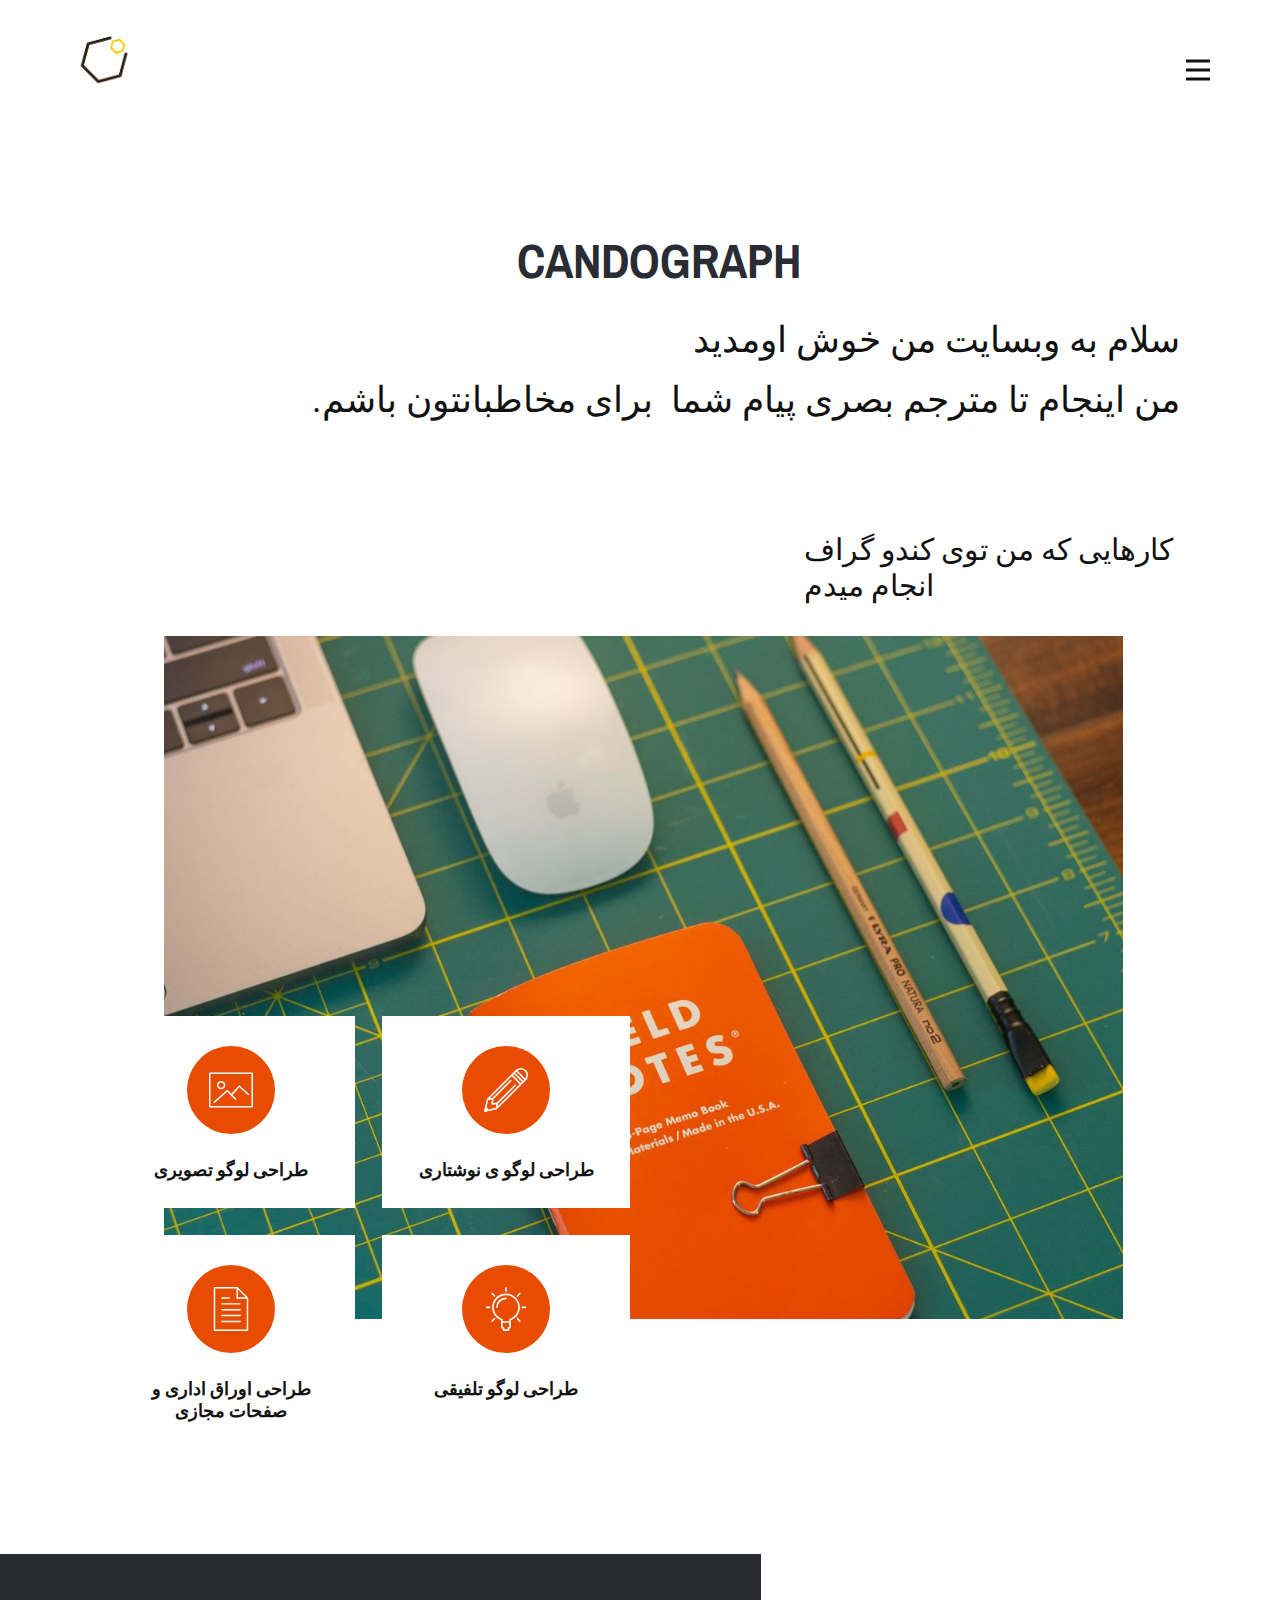
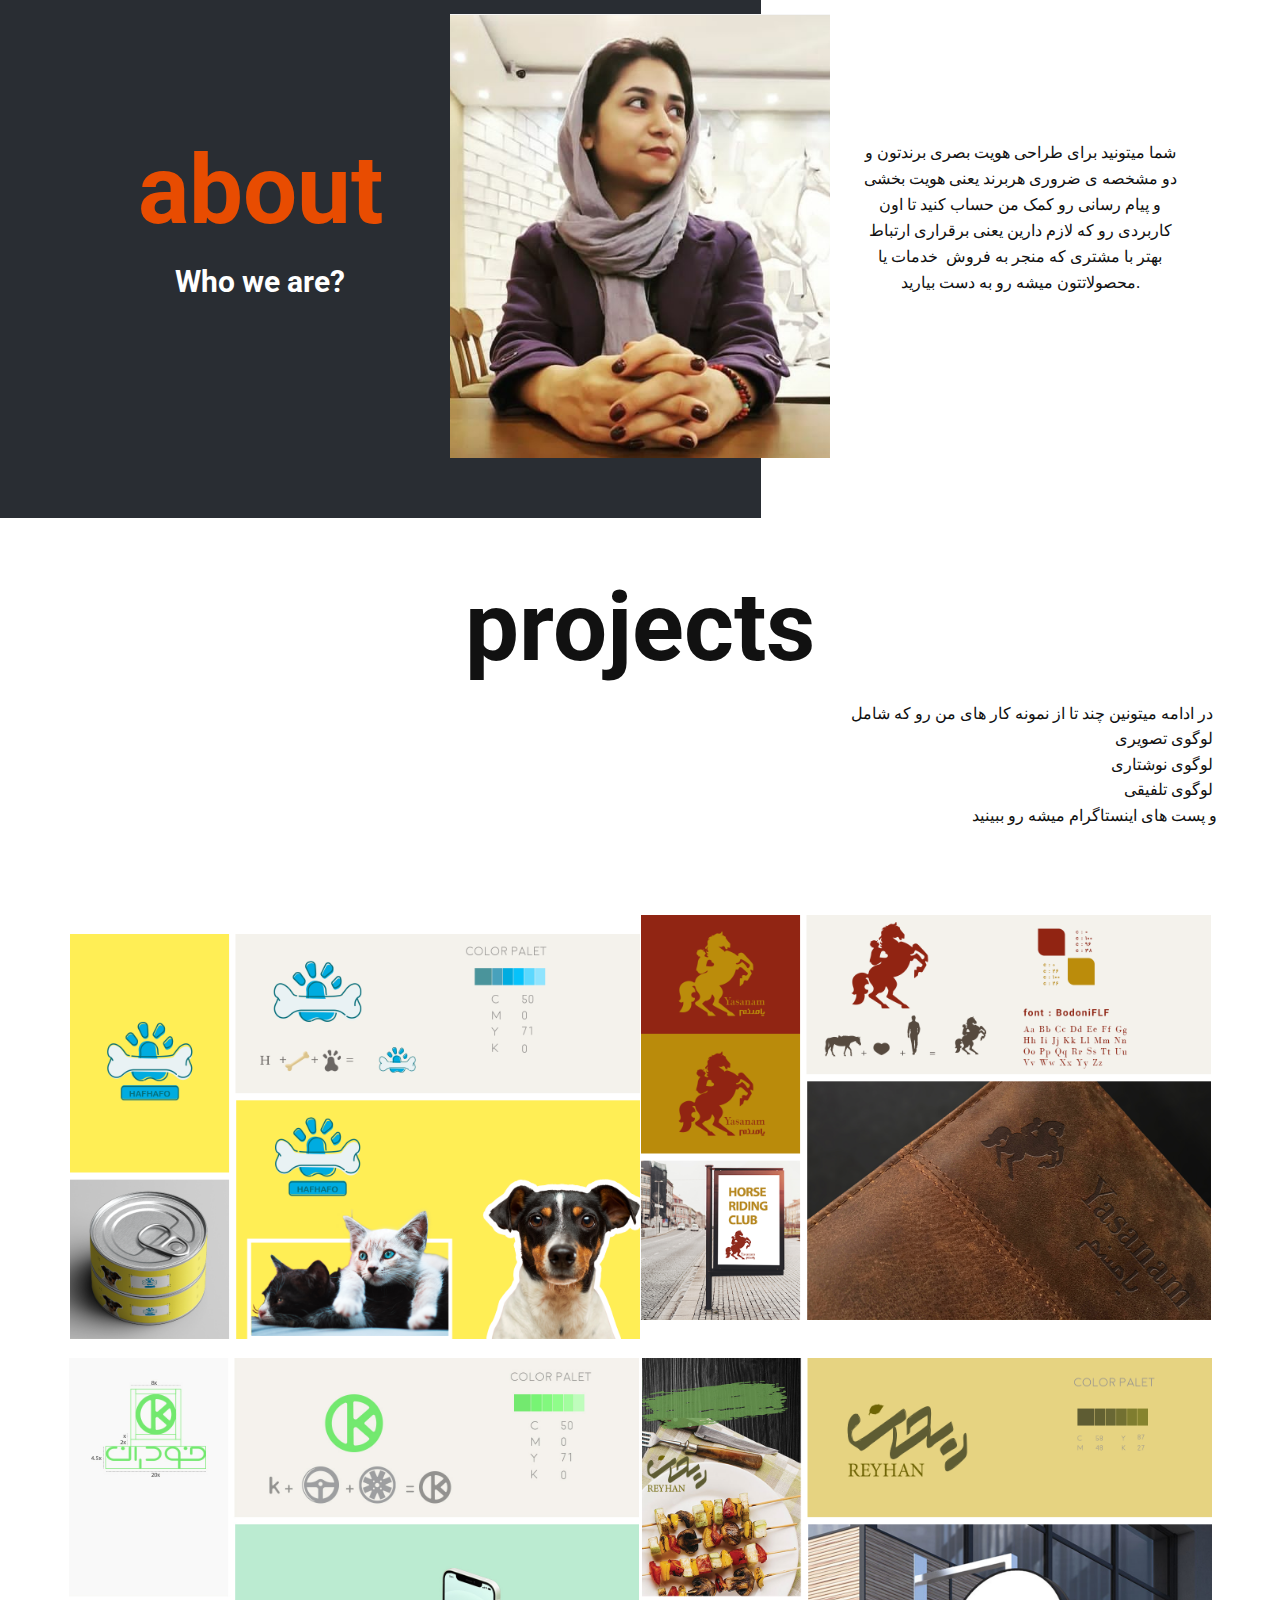
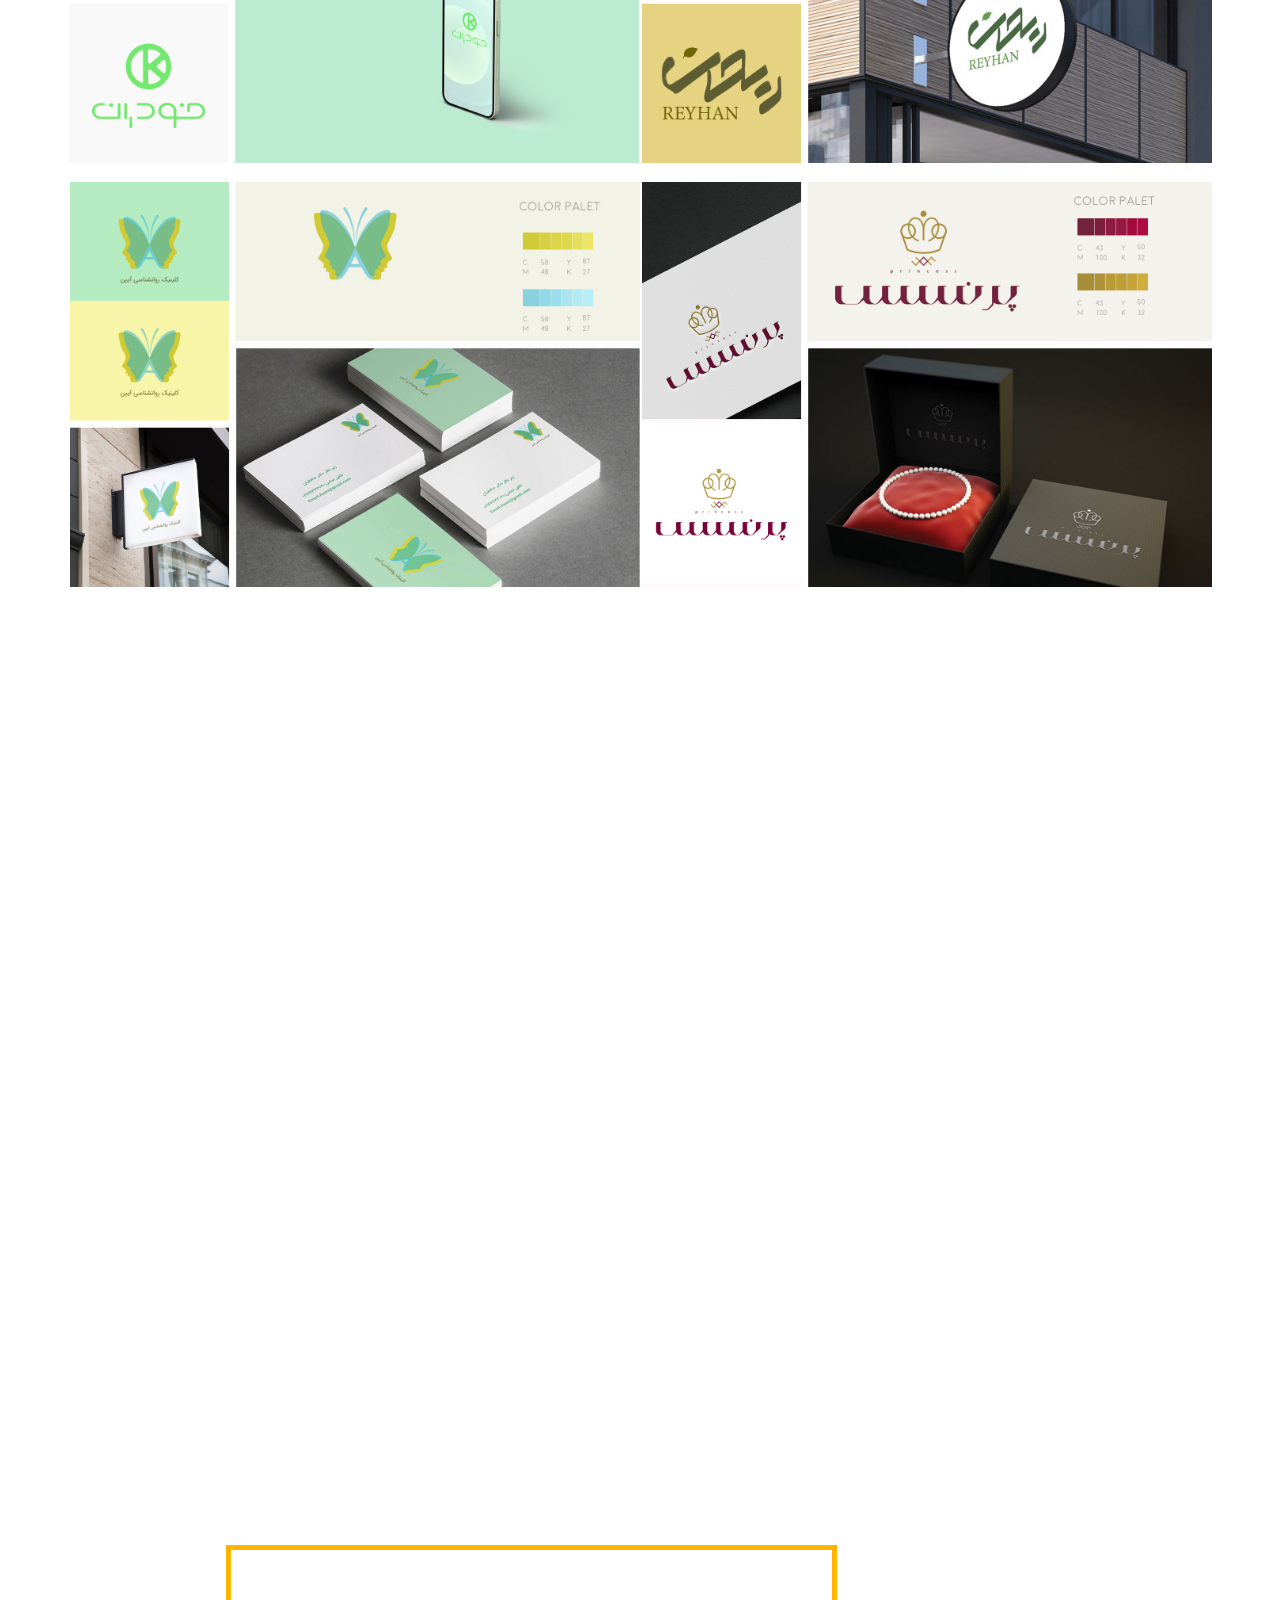
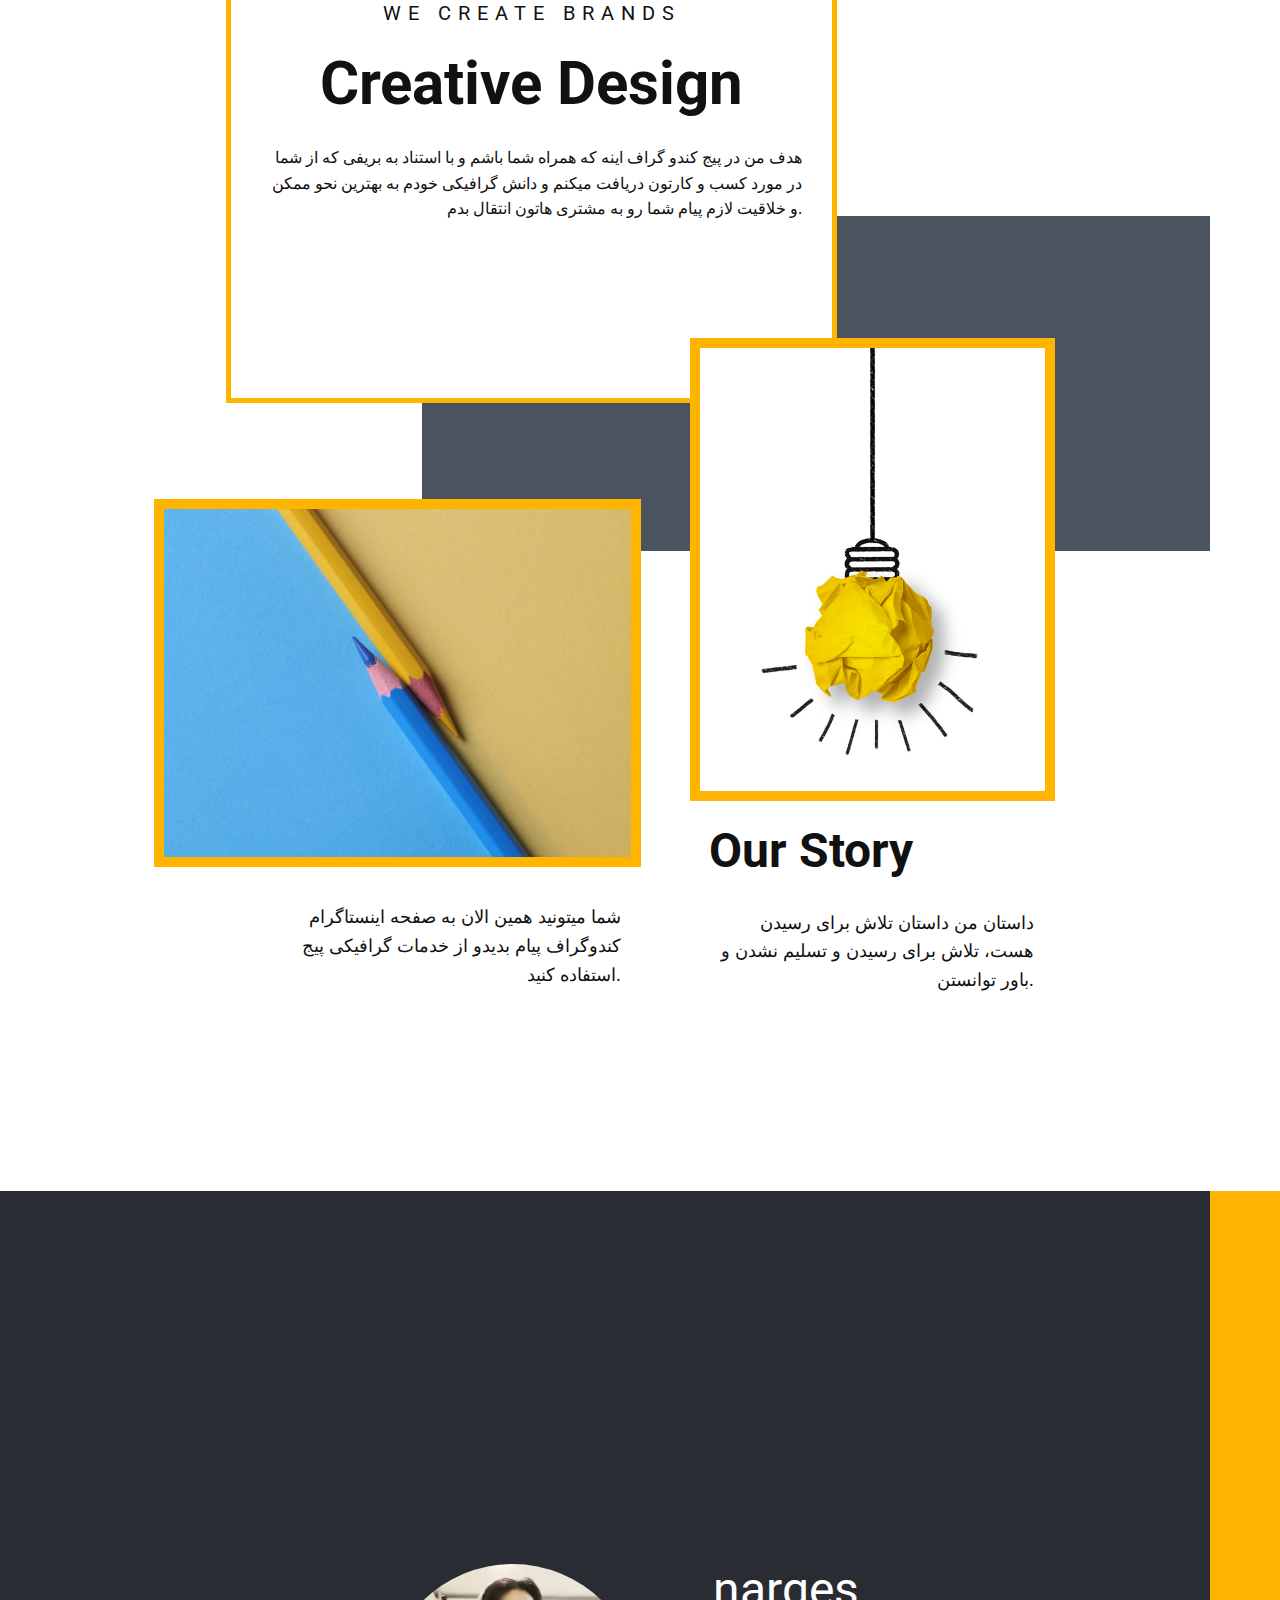
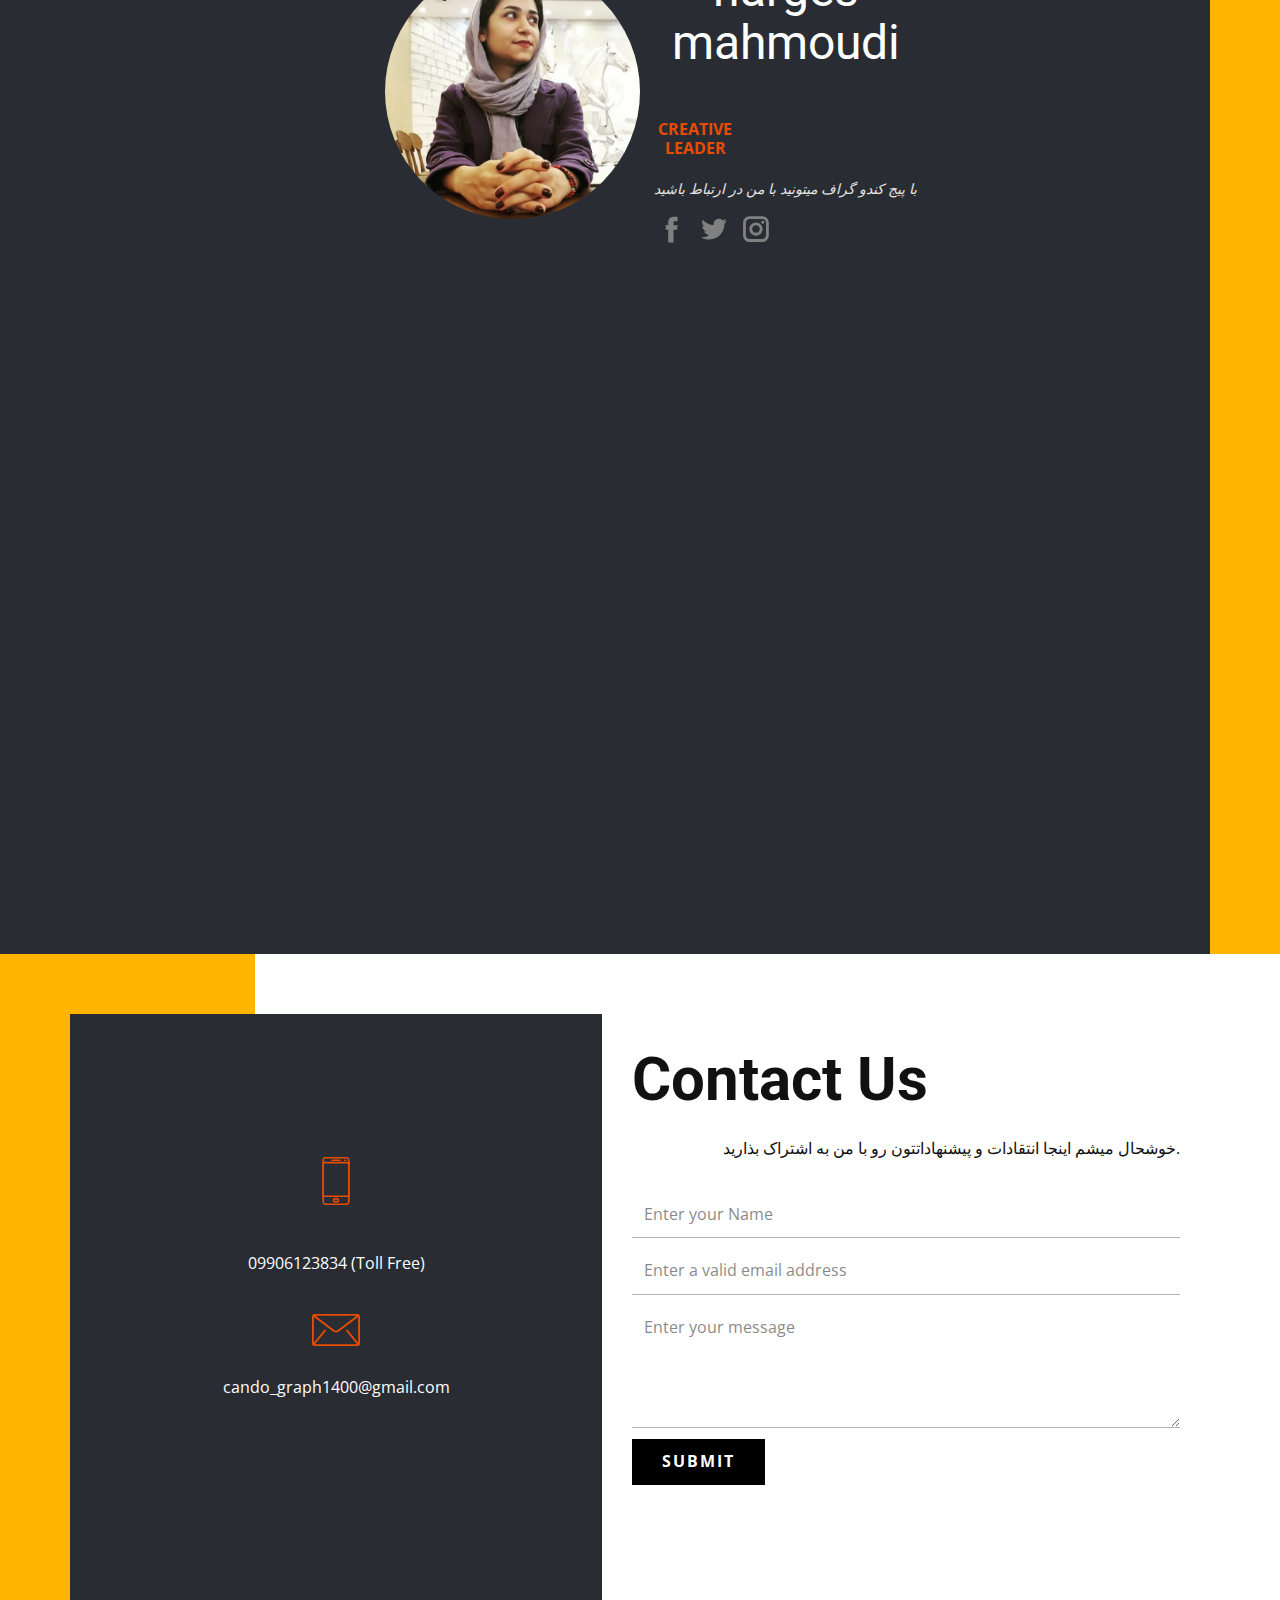
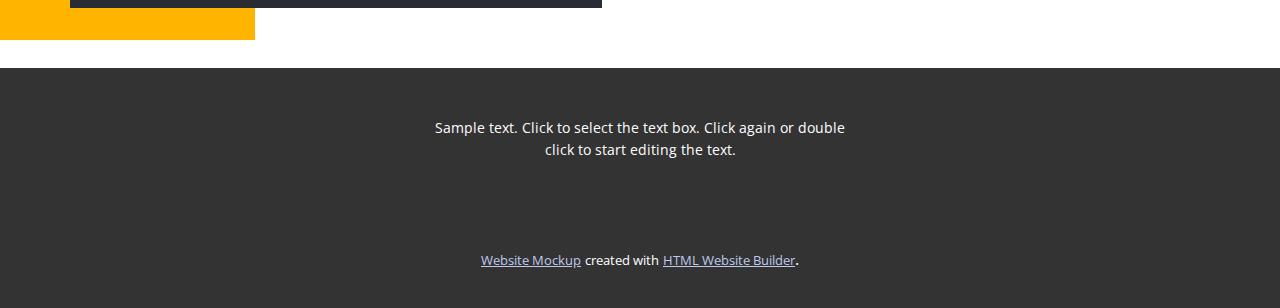
<file: index.html>
<!DOCTYPE html>
<html style="font-size: 16px;">
  <head>
    <meta name="viewport" content="width=device-width, initial-scale=1.0">
    <meta charset="utf-8">
    <meta name="keywords" content="Branding, about, Identic projects, Creative Design, our perfect team">
    <meta name="description" content="">
    <meta name="page_type" content="np-template-header-footer-from-plugin">
    <title>Page 1</title>
    <link rel="stylesheet" href="nicepage.css" media="screen">
<link rel="stylesheet" href="Page-1.css" media="screen">
    <script class="u-script" type="text/javascript" src="jquery.js" defer=""></script>
    <script class="u-script" type="text/javascript" src="nicepage.js" defer=""></script>
    <meta name="generator" content="Nicepage 3.4.1, nicepage.com">
    <link id="u-theme-google-font" rel="stylesheet" href="https://fonts.googleapis.com/css?family=Roboto:100,100i,300,300i,400,400i,500,500i,700,700i,900,900i|Open+Sans:300,300i,400,400i,600,600i,700,700i,800,800i">
    <link id="u-page-google-font" rel="stylesheet" href="https://fonts.googleapis.com/css?family=Archivo+Narrow:400,400i,500,500i,600,600i,700,700i">
    
    
    
    
    
    
    
    
    <script type="application/ld+json">{
		"@context": "http://schema.org",
		"@type": "Organization",
		"name": "",
		"url": "index.html",
		"logo": "images/Instagram02.png"
}</script>
    <meta property="og:title" content="Page 1">
    <meta property="og:type" content="website">
    <meta name="theme-color" content="#233365">
    <link rel="canonical" href="index.html">
    <meta property="og:url" content="index.html">
  </head>
  <body data-home-page="Page-1.html" data-home-page-title="Page 1" class="u-body"><header class="u-clearfix u-header u-header" id="sec-4ca3"><div class="u-clearfix u-sheet u-valign-middle u-sheet-1">
        <a href="https://nicepage.com" class="u-image u-logo u-image-1">
          <img src="images/Instagram02.png" class="u-logo-image u-logo-image-1" data-image-width="64">
        </a>
        <nav class="u-menu u-menu-dropdown u-offcanvas u-menu-1" data-responsive-from="XL">
          <div class="menu-collapse" style="font-size: 1rem; letter-spacing: 0px;" wfd-invisible="true">
            <a class="u-button-style u-custom-left-right-menu-spacing u-custom-padding-bottom u-custom-top-bottom-menu-spacing u-nav-link u-text-active-palette-1-base u-text-hover-palette-2-base" href="#">
              <svg><use xmlns:xlink="http://www.w3.org/1999/xlink" xlink:href="#menu-hamburger"></use></svg>
              <svg version="1.1" xmlns="http://www.w3.org/2000/svg" xmlns:xlink="http://www.w3.org/1999/xlink"><defs><symbol id="menu-hamburger" viewBox="0 0 16 16" style="width: 16px; height: 16px;"><rect y="1" width="16" height="2"></rect><rect y="7" width="16" height="2"></rect><rect y="13" width="16" height="2"></rect>
</symbol>
</defs></svg>
            </a>
          </div>
          <div class="u-custom-menu u-nav-container">
            <ul class="u-nav u-unstyled u-nav-1"><li class="u-nav-item"><a class="u-button-style u-nav-link u-text-active-palette-1-base u-text-hover-palette-2-base" href="Home.html" style="padding: 10px 20px;">Home</a>
</li><li class="u-nav-item"><a class="u-button-style u-nav-link u-text-active-palette-1-base u-text-hover-palette-2-base" href="Page-1.html" style="padding: 10px 20px;">Page 1</a>
</li><li class="u-nav-item"><a class="u-button-style u-nav-link u-text-active-palette-1-base u-text-hover-palette-2-base" href="" style="padding: 10px 20px;">Page 1</a>
</li></ul>
          </div>
          <div class="u-custom-menu u-nav-container-collapse" wfd-invisible="true">
            <div class="u-black u-container-style u-inner-container-layout u-opacity u-opacity-95 u-sidenav">
              <div class="u-sidenav-overflow">
                <div class="u-menu-close"></div>
                <ul class="u-align-center u-nav u-popupmenu-items u-unstyled u-nav-2"><li class="u-nav-item"><a class="u-button-style u-nav-link" href="Home.html" style="padding: 10px 20px;">Home</a>
</li></ul>
              </div>
            </div>
            <div class="u-black u-menu-overlay u-opacity u-opacity-70"></div>
          </div>
        </nav>
      </div></header>
    <section class="u-align-left u-clearfix u-valign-middle u-white u-section-1" id="carousel_2e61">
      <div class="u-clearfix u-gutter-0 u-layout-wrap u-layout-wrap-1">
        <div class="u-gutter-0 u-layout">
          <div class="u-layout-row">
            <div class="u-container-style u-layout-cell u-left-cell u-size-60 u-layout-cell-1">
              <div class="u-container-layout u-container-layout-1">
                <h1 class="u-align-center u-custom-font u-text u-text-palette-5-dark-3 u-text-1">
                  <span style="font-size: 3rem;">candograph </span>
                  <br>
                </h1>
                <h2 class="u-align-right u-text u-text-2">سلام به وبسایت من خوش اومدید</h2>
                <h2 class="u-align-right u-text u-text-3">&nbsp; .من اینجام تا مترجم بصری پیام شما&nbsp; برای مخاطبانتون باشم<br>
                </h2>
              </div>
            </div>
          </div>
        </div>
      </div>
    </section>
    <section class="u-align-right u-clearfix u-section-2" id="sec-60fa">
      <div class="u-clearfix u-sheet u-sheet-1">
        <h3 class="u-align-left u-text u-text-1">کارهایی که من توی کندو گراف انجام میدم</h3>
        <img src="images/avery-evans-oeNMHzJ6odw-unsplash.jpg" alt="" class="u-image u-image-default u-image-1">
        <div class="u-expanded-width-xs u-list u-repeater u-list-1">
          <div class="u-container-style u-list-item u-repeater-item u-video-cover u-white u-list-item-1">
            <div class="u-container-layout u-similar-container u-valign-top u-container-layout-1"><span class="u-custom-color-5 u-icon u-icon-circle u-spacing-22 u-icon-1"><svg class="u-svg-link" preserveAspectRatio="xMidYMin slice" viewBox="0 0 58 58" style=""><use xmlns:xlink="http://www.w3.org/1999/xlink" xlink:href="#svg-3000"></use></svg><svg xmlns="http://www.w3.org/2000/svg" xmlns:xlink="http://www.w3.org/1999/xlink" version="1.1" xml:space="preserve" class="u-svg-content" viewBox="0 0 58 58" x="0px" y="0px" id="svg-3000" style="enable-background:new 0 0 58 58;"><g><path d="M57,6H1C0.448,6,0,6.447,0,7v44c0,0.553,0.448,1,1,1h56c0.552,0,1-0.447,1-1V7C58,6.447,57.552,6,57,6z M56,50H2V8h54V50z"></path><path d="M16,28.138c3.071,0,5.569-2.498,5.569-5.568C21.569,19.498,19.071,17,16,17s-5.569,2.498-5.569,5.569
		C10.431,25.64,12.929,28.138,16,28.138z M16,19c1.968,0,3.569,1.602,3.569,3.569S17.968,26.138,16,26.138s-3.569-1.601-3.569-3.568
		S14.032,19,16,19z"></path><path d="M7,46c0.234,0,0.47-0.082,0.66-0.249l16.313-14.362l10.302,10.301c0.391,0.391,1.023,0.391,1.414,0s0.391-1.023,0-1.414
		l-4.807-4.807l9.181-10.054l11.261,10.323c0.407,0.373,1.04,0.345,1.413-0.062c0.373-0.407,0.346-1.04-0.062-1.413l-12-11
		c-0.196-0.179-0.457-0.268-0.72-0.262c-0.265,0.012-0.515,0.129-0.694,0.325l-9.794,10.727l-4.743-4.743
		c-0.374-0.373-0.972-0.392-1.368-0.044L6.339,44.249c-0.415,0.365-0.455,0.997-0.09,1.412C6.447,45.886,6.723,46,7,46z"></path>
</g></svg></span>
              <h4 class="u-align-center u-text u-text-2">طراحی لوگو تصویری<br>
              </h4>
            </div>
          </div>
          <div class="u-align-center u-container-style u-list-item u-repeater-item u-video-cover u-white u-list-item-2">
            <div class="u-container-layout u-similar-container u-valign-top u-container-layout-2"><span class="u-custom-color-5 u-icon u-icon-circle u-spacing-22 u-icon-2"><svg class="u-svg-link" preserveAspectRatio="xMidYMin slice" viewBox="0 0 55.25 55.25" style=""><use xmlns:xlink="http://www.w3.org/1999/xlink" xlink:href="#svg-b80f"></use></svg><svg xmlns="http://www.w3.org/2000/svg" xmlns:xlink="http://www.w3.org/1999/xlink" version="1.1" xml:space="preserve" class="u-svg-content" viewBox="0 0 55.25 55.25" x="0px" y="0px" id="svg-b80f" style="enable-background:new 0 0 55.25 55.25;"><path d="M52.618,2.631c-3.51-3.508-9.219-3.508-12.729,0L3.827,38.693C3.81,38.71,3.8,38.731,3.785,38.749
	c-0.021,0.024-0.039,0.05-0.058,0.076c-0.053,0.074-0.094,0.153-0.125,0.239c-0.009,0.026-0.022,0.049-0.029,0.075
	c-0.003,0.01-0.009,0.02-0.012,0.03l-3.535,14.85c-0.016,0.067-0.02,0.135-0.022,0.202C0.004,54.234,0,54.246,0,54.259
	c0.001,0.114,0.026,0.225,0.065,0.332c0.009,0.025,0.019,0.047,0.03,0.071c0.049,0.107,0.11,0.21,0.196,0.296
	c0.095,0.095,0.207,0.168,0.328,0.218c0.121,0.05,0.25,0.075,0.379,0.075c0.077,0,0.155-0.009,0.231-0.027l14.85-3.535
	c0.027-0.006,0.051-0.021,0.077-0.03c0.034-0.011,0.066-0.024,0.099-0.039c0.072-0.033,0.139-0.074,0.201-0.123
	c0.024-0.019,0.049-0.033,0.072-0.054c0.008-0.008,0.018-0.012,0.026-0.02l36.063-36.063C56.127,11.85,56.127,6.14,52.618,2.631z
	 M51.204,4.045c2.488,2.489,2.7,6.397,0.65,9.137l-9.787-9.787C44.808,1.345,48.716,1.557,51.204,4.045z M46.254,18.895l-9.9-9.9
	l1.414-1.414l9.9,9.9L46.254,18.895z M4.961,50.288c-0.391-0.391-1.023-0.391-1.414,0L2.79,51.045l2.554-10.728l4.422-0.491
	l-0.569,5.122c-0.004,0.038,0.01,0.073,0.01,0.11c0,0.038-0.014,0.072-0.01,0.11c0.004,0.033,0.021,0.06,0.028,0.092
	c0.012,0.058,0.029,0.111,0.05,0.165c0.026,0.065,0.057,0.124,0.095,0.181c0.031,0.046,0.062,0.087,0.1,0.127
	c0.048,0.051,0.1,0.094,0.157,0.134c0.045,0.031,0.088,0.06,0.138,0.084C9.831,45.982,9.9,46,9.972,46.017
	c0.038,0.009,0.069,0.03,0.108,0.035c0.036,0.004,0.072,0.006,0.109,0.006c0,0,0.001,0,0.001,0c0,0,0.001,0,0.001,0h0.001
	c0,0,0.001,0,0.001,0c0.036,0,0.073-0.002,0.109-0.006l5.122-0.569l-0.491,4.422L4.204,52.459l0.757-0.757
	C5.351,51.312,5.351,50.679,4.961,50.288z M17.511,44.809L39.889,22.43c0.391-0.391,0.391-1.023,0-1.414s-1.023-0.391-1.414,0
	L16.097,43.395l-4.773,0.53l0.53-4.773l22.38-22.378c0.391-0.391,0.391-1.023,0-1.414s-1.023-0.391-1.414,0L10.44,37.738
	l-3.183,0.354L34.94,10.409l9.9,9.9L17.157,47.992L17.511,44.809z M49.082,16.067l-9.9-9.9l1.415-1.415l9.9,9.9L49.082,16.067z"></path></svg></span>
              <h4 class="u-align-center u-text u-text-3"> طراحی لوگو ی نوشتاری</h4>
            </div>
          </div>
          <div class="u-align-center u-container-style u-list-item u-repeater-item u-video-cover u-white u-list-item-3">
            <div class="u-container-layout u-similar-container u-valign-top u-container-layout-3"><span class="u-custom-color-5 u-icon u-icon-circle u-spacing-22 u-icon-3"><svg class="u-svg-link" preserveAspectRatio="xMidYMin slice" viewBox="0 0 60 60" style=""><use xmlns:xlink="http://www.w3.org/1999/xlink" xlink:href="#svg-4d48"></use></svg><svg xmlns="http://www.w3.org/2000/svg" xmlns:xlink="http://www.w3.org/1999/xlink" version="1.1" xml:space="preserve" class="u-svg-content" viewBox="0 0 60 60" x="0px" y="0px" id="svg-4d48" style="enable-background:new 0 0 60 60;"><g><path d="M42.5,22h-25c-0.552,0-1,0.447-1,1s0.448,1,1,1h25c0.552,0,1-0.447,1-1S43.052,22,42.5,22z"></path><path d="M17.5,16h10c0.552,0,1-0.447,1-1s-0.448-1-1-1h-10c-0.552,0-1,0.447-1,1S16.948,16,17.5,16z"></path><path d="M42.5,30h-25c-0.552,0-1,0.447-1,1s0.448,1,1,1h25c0.552,0,1-0.447,1-1S43.052,30,42.5,30z"></path><path d="M42.5,38h-25c-0.552,0-1,0.447-1,1s0.448,1,1,1h25c0.552,0,1-0.447,1-1S43.052,38,42.5,38z"></path><path d="M42.5,46h-25c-0.552,0-1,0.447-1,1s0.448,1,1,1h25c0.552,0,1-0.447,1-1S43.052,46,42.5,46z"></path><path d="M38.914,0H6.5v60h47V14.586L38.914,0z M39.5,3.414L50.086,14H39.5V3.414z M8.5,58V2h29v14h14v42H8.5z"></path>
</g></svg></span>
              <h4 class="u-align-center u-text u-text-4">طراحی اوراق اداری و صفحات مجازی</h4>
            </div>
          </div>
          <div class="u-align-center u-container-style u-list-item u-repeater-item u-video-cover u-white u-list-item-4">
            <div class="u-container-layout u-similar-container u-valign-top u-container-layout-4"><span class="u-custom-color-5 u-icon u-icon-circle u-spacing-22 u-icon-4"><svg class="u-svg-link" preserveAspectRatio="xMidYMin slice" viewBox="0 0 54 54" style=""><use xmlns:xlink="http://www.w3.org/1999/xlink" xlink:href="#svg-1c68"></use></svg><svg xmlns="http://www.w3.org/2000/svg" xmlns:xlink="http://www.w3.org/1999/xlink" version="1.1" xml:space="preserve" class="u-svg-content" viewBox="0 0 54 54" x="0px" y="0px" id="svg-1c68" style="enable-background:new 0 0 54 54;"><g><path d="M27,8c-9.374,0-17,7.626-17,17c0,7.112,4.391,13.412,11,15.9V50c0,0.553,0.447,1,1,1h1v2c0,0.553,0.447,1,1,1h6
		c0.553,0,1-0.447,1-1v-2h1c0.553,0,1-0.447,1-1v-9.1c6.609-2.488,11-8.788,11-15.9C44,15.626,36.374,8,27,8z M30,49
		c-0.553,0-1,0.447-1,1v2h-4v-2c0-0.553-0.447-1-1-1h-1v-5h8v5H30z M31.688,39.242C31.277,39.377,31,39.761,31,40.192V42h-8v-1.808
		c0-0.432-0.277-0.815-0.688-0.95C16.145,37.214,12,31.49,12,25c0-8.271,6.729-15,15-15s15,6.729,15,15
		C42,31.49,37.855,37.214,31.688,39.242z"></path><path d="M27,6c0.553,0,1-0.447,1-1V1c0-0.553-0.447-1-1-1s-1,0.447-1,1v4C26,5.553,26.447,6,27,6z"></path><path d="M51,24h-4c-0.553,0-1,0.447-1,1s0.447,1,1,1h4c0.553,0,1-0.447,1-1S51.553,24,51,24z"></path><path d="M7,24H3c-0.553,0-1,0.447-1,1s0.447,1,1,1h4c0.553,0,1-0.447,1-1S7.553,24,7,24z"></path><path d="M43.264,7.322l-2.828,2.828c-0.391,0.391-0.391,1.023,0,1.414c0.195,0.195,0.451,0.293,0.707,0.293
		s0.512-0.098,0.707-0.293l2.828-2.828c0.391-0.391,0.391-1.023,0-1.414S43.654,6.932,43.264,7.322z"></path><path d="M12.15,38.436l-2.828,2.828c-0.391,0.391-0.391,1.023,0,1.414c0.195,0.195,0.451,0.293,0.707,0.293
		s0.512-0.098,0.707-0.293l2.828-2.828c0.391-0.391,0.391-1.023,0-1.414S12.541,38.045,12.15,38.436z"></path><path d="M41.85,38.436c-0.391-0.391-1.023-0.391-1.414,0s-0.391,1.023,0,1.414l2.828,2.828c0.195,0.195,0.451,0.293,0.707,0.293
		s0.512-0.098,0.707-0.293c0.391-0.391,0.391-1.023,0-1.414L41.85,38.436z"></path><path d="M12.15,11.564c0.195,0.195,0.451,0.293,0.707,0.293s0.512-0.098,0.707-0.293c0.391-0.391,0.391-1.023,0-1.414l-2.828-2.828
		c-0.391-0.391-1.023-0.391-1.414,0s-0.391,1.023,0,1.414L12.15,11.564z"></path><path d="M27,13c-6.617,0-12,5.383-12,12c0,0.553,0.447,1,1,1s1-0.447,1-1c0-5.514,4.486-10,10-10c0.553,0,1-0.447,1-1
		S27.553,13,27,13z"></path>
</g></svg></span>
              <h4 class="u-align-center u-text u-text-5">طراحی لوگو تلفیقی</h4>
            </div>
          </div>
        </div>
      </div>
    </section>
    <section class="u-align-center u-clearfix u-white u-section-3" id="carousel_f58e">
      <div class="u-expanded-height-lg u-expanded-height-xl u-expanded-width-md u-expanded-width-sm u-expanded-width-xs u-palette-5-dark-3 u-shape u-shape-rectangle u-shape-1"></div>
      <div class="u-clearfix u-layout-wrap u-layout-wrap-1">
        <div class="u-layout">
          <div class="u-layout-row">
            <div class="u-container-style u-layout-cell u-left-cell u-palette-5-dark-3 u-size-16-sm u-size-16-xs u-size-20-lg u-size-20-xl u-size-60-md u-layout-cell-1">
              <div class="u-container-layout u-valign-middle-md u-valign-middle-sm u-valign-middle-xs u-container-layout-1">
                <h2 class="u-align-center u-text u-text-custom-color-5 u-text-default u-text-1">about</h2>
                <h5 class="u-align-center u-text u-text-2">Who we are?</h5>
              </div>
            </div>
            <div class="u-container-style u-image u-layout-cell u-size-20-lg u-size-20-xl u-size-24-sm u-size-24-xs u-size-60-md u-image-1" data-image-width="720" data-image-height="720">
              <div class="u-container-layout u-valign-bottom u-container-layout-2"></div>
            </div>
            <div class="u-align-center u-container-style u-layout-cell u-right-cell u-size-20 u-size-60-md u-layout-cell-3">
              <div class="u-container-layout u-container-layout-3">
                <p class="u-text u-text-3">شما میتونید برای طراحی هویت بصری برندتون و دو مشخصه ی ضروری هربرند یعنی هویت بخشی و پیام رسانی رو کمک من حساب کنید تا اون کاربردی رو که لازم دارین یعنی برقراری ارتباط بهتر با مشتری که منجر به فروش&nbsp; خدمات یا محصولاتتون میشه رو به دست بیارید.</p>
              </div>
            </div>
          </div>
        </div>
      </div>
    </section>
    <section class="u-align-center u-clearfix u-white u-section-4" id="carousel_149f">
      <div class="u-clearfix u-sheet u-sheet-1">
        <h1 class="u-align-center u-text u-text-1">projects</h1>
        <p class="u-align-right u-text u-text-2">در ادامه میتونین چند تا از نمونه کار های من رو که شامل&nbsp;<br>لوگوی تصویری&nbsp;<br>لوگوی نوشتاری&nbsp;<br>لوگوی تلفیقی&nbsp;<br>و پست های اینستاگرام میشه رو ببینید
        </p>
        <img src="images/logo1.png" alt="" class="u-image u-image-default u-image-1" data-image-width="1440" data-image-height="1024">
        <img src="images/logo2.png" alt="" class="u-image u-image-default u-image-2" data-image-width="1440" data-image-height="1024">
        <img src="images/logo4.jpg" alt="" class="u-image u-image-default u-image-3" data-image-width="1440" data-image-height="1024">
        <img src="images/logo5.png" alt="" class="u-image u-image-default u-image-4" data-image-width="1440" data-image-height="1024">
        <img src="images/logo6.jpg" alt="" class="u-image u-image-default u-image-5" data-image-width="1440" data-image-height="1024">
        <img src="images/logo3.png" alt="" class="u-image u-image-default u-image-6" data-image-width="1440" data-image-height="1024">
      </div>
    </section>
    <section class="u-clearfix u-section-5" id="carousel_32af">
      <div class="u-clearfix u-sheet u-valign-middle-xs u-sheet-1">
        <div class="u-palette-5-base u-shape u-shape-rectangle u-shape-1"></div>
        <div class="u-clearfix u-layout-wrap u-layout-wrap-1">
          <div class="u-layout">
            <div class="u-layout-col">
              <div class="u-size-30">
                <div class="u-layout-row">
                  <div class="u-container-style u-layout-cell u-left-cell u-right-cell u-size-60 u-layout-cell-1">
                    <div class="u-container-layout u-container-layout-1">
                      <div class="u-border-5 u-border-palette-3-base u-container-style u-group u-white u-group-1">
                        <div class="u-container-layout u-container-layout-2">
                          <h5 class="u-align-center u-text u-text-1">We create brands</h5>
                          <h2 class="u-align-center u-text u-text-2">Creative Design</h2>
                          <p class="u-align-right u-text u-text-3">هدف من در پیج کندو گراف اینه که همراه شما باشم و با استناد به بریفی که از شما در مورد کسب و کارتون دریافت میکنم و دانش گرافیکی خودم به بهترین نحو ممکن و خلاقیت لازم پیام شما رو به مشتری هاتون انتقال بدم.</p>
                        </div>
                      </div>
                    </div>
                  </div>
                </div>
              </div>
              <div class="u-size-30">
                <div class="u-layout-row">
                  <div class="u-container-style u-layout-cell u-left-cell u-size-30 u-layout-cell-2">
                    <div class="u-container-layout u-container-layout-3">
                      <img class="u-border-10 u-border-palette-3-base u-image u-image-1" src="images/pexels-photo-1762851.jpeg">
                      <p class="u-align-right u-text u-text-4">شما میتونید همین الان به صفحه اینستاگرام کندوگراف پیام بدیدو از خدمات گرافیکی پیج استفاده کنید.</p>
                    </div>
                  </div>
                  <div class="u-container-style u-layout-cell u-right-cell u-size-30 u-layout-cell-3">
                    <div class="u-container-layout u-valign-bottom-sm u-valign-bottom-xs u-container-layout-4">
                      <img class="u-border-10 u-border-palette-3-base u-image u-image-2" src="images/light-bulb-made-from-yellow-paper-ball_1205-372.jpg">
                      <h3 class="u-text u-text-5">Our Story</h3>
                      <p class="u-align-right u-text u-text-6">داستان من داستان تلاش برای رسیدن هست، تلاش برای رسیدن و تسلیم نشدن و باور توانستن.</p>
                    </div>
                  </div>
                </div>
              </div>
            </div>
          </div>
        </div>
      </div>
    </section>
    <section class="u-align-center u-clearfix u-palette-5-dark-3 u-section-6" id="carousel_2ff3">
      <div class="u-expanded-height u-palette-3-base u-shape u-shape-rectangle u-shape-1"></div>
      <div class="u-list u-repeater u-list-1">
        <div class="u-align-center-xs u-container-style u-list-item u-repeater-item">
          <div class="u-container-layout u-similar-container u-container-layout-1">
            <div alt="" class="u-image u-image-circle u-image-1"></div>
            <div class="u-align-center-xs u-container-style u-group u-group-1">
              <div class="u-container-layout u-container-layout-2">
                <h1 class="u-text u-text-1">narges<br>mahmoudi
                </h1>
                <h5 class="u-custom-font u-text u-text-custom-color-5 u-text-font u-text-2">creative leader</h5>
                <p class="u-text u-text-grey-10 u-text-3">با پیج کندو گراف میتونید با من در ارتباط باشید<br>
                </p>
                <div class="u-social-icons u-spacing-10 u-text-grey-50 u-social-icons-1">
                  <a class="u-social-url" target="_blank" href=""><span class="u-icon u-icon-circle u-social-facebook u-social-type-logo u-icon-1"><svg class="u-svg-link" preserveAspectRatio="xMidYMin slice" viewBox="0 0 112 112" style=""><use xmlns:xlink="http://www.w3.org/1999/xlink" xlink:href="#svg-16b7"></use></svg><svg xmlns="http://www.w3.org/2000/svg" xmlns:xlink="http://www.w3.org/1999/xlink" version="1.1" xml:space="preserve" class="u-svg-content" viewBox="0 0 112 112" x="0px" y="0px" id="svg-16b7"><path d="M75.5,28.8H65.4c-1.5,0-4,0.9-4,4.3v9.4h13.9l-1.5,15.8H61.4v45.1H42.8V58.3h-8.8V42.4h8.8V32.2 c0-7.4,3.4-18.8,18.8-18.8h13.8v15.4H75.5z"></path></svg></span>
                  </a>
                  <a class="u-social-url" target="_blank" href=""><span class="u-icon u-icon-circle u-social-twitter u-social-type-logo u-icon-2"><svg class="u-svg-link" preserveAspectRatio="xMidYMin slice" viewBox="0 0 112 112" style=""><use xmlns:xlink="http://www.w3.org/1999/xlink" xlink:href="#svg-78f3"></use></svg><svg xmlns="http://www.w3.org/2000/svg" xmlns:xlink="http://www.w3.org/1999/xlink" version="1.1" xml:space="preserve" class="u-svg-content" viewBox="0 0 112 112" x="0px" y="0px" id="svg-78f3"><path d="M92.2,38.2c0,0.8,0,1.6,0,2.3c0,24.3-18.6,52.4-52.6,52.4c-10.6,0.1-20.2-2.9-28.5-8.2 c1.4,0.2,2.9,0.2,4.4,0.2c8.7,0,16.7-2.9,23-7.9c-8.1-0.2-14.9-5.5-17.3-12.8c1.1,0.2,2.4,0.2,3.4,0.2c1.6,0,3.3-0.2,4.8-0.7 c-8.4-1.6-14.9-9.2-14.9-18c0-0.2,0-0.2,0-0.2c2.5,1.4,5.4,2.2,8.4,2.3c-5-3.3-8.3-8.9-8.3-15.4c0-3.4,1-6.5,2.5-9.2 c9.1,11.1,22.7,18.5,38,19.2c-0.2-1.4-0.4-2.8-0.4-4.3c0.1-10,8.3-18.2,18.5-18.2c5.4,0,10.1,2.2,13.5,5.7c4.3-0.8,8.1-2.3,11.7-4.5 c-1.4,4.3-4.3,7.9-8.1,10.1c3.7-0.4,7.3-1.4,10.6-2.9C98.9,32.3,95.7,35.5,92.2,38.2z"></path></svg></span>
                  </a>
                  <a class="u-social-url" target="_blank" href=""><span class="u-icon u-icon-circle u-social-instagram u-social-type-logo u-icon-3"><svg class="u-svg-link" preserveAspectRatio="xMidYMin slice" viewBox="0 0 112 112" style=""><use xmlns:xlink="http://www.w3.org/1999/xlink" xlink:href="#svg-8844"></use></svg><svg xmlns="http://www.w3.org/2000/svg" xmlns:xlink="http://www.w3.org/1999/xlink" version="1.1" xml:space="preserve" class="u-svg-content" viewBox="0 0 112 112" x="0px" y="0px" id="svg-8844"><path d="M55.9,32.9c-12.8,0-23.2,10.4-23.2,23.2s10.4,23.2,23.2,23.2s23.2-10.4,23.2-23.2S68.7,32.9,55.9,32.9z M55.9,69.4c-7.4,0-13.3-6-13.3-13.3c-0.1-7.4,6-13.3,13.3-13.3s13.3,6,13.3,13.3C69.3,63.5,63.3,69.4,55.9,69.4z"></path><path d="M79.7,26.8c-3,0-5.4,2.5-5.4,5.4s2.5,5.4,5.4,5.4c3,0,5.4-2.5,5.4-5.4S82.7,26.8,79.7,26.8z"></path><path d="M78.2,11H33.5C21,11,10.8,21.3,10.8,33.7v44.7c0,12.6,10.2,22.8,22.7,22.8h44.7c12.6,0,22.7-10.2,22.7-22.7 V33.7C100.8,21.1,90.6,11,78.2,11z M91,78.4c0,7.1-5.8,12.8-12.8,12.8H33.5c-7.1,0-12.8-5.8-12.8-12.8V33.7 c0-7.1,5.8-12.8,12.8-12.8h44.7c7.1,0,12.8,5.8,12.8,12.8V78.4z"></path></svg></span>
                  </a>
                </div>
              </div>
            </div>
          </div>
        </div>
      </div>
    </section>
    <section class="u-clearfix u-valign-middle-lg u-valign-middle-md u-section-7" id="carousel_cfba">
      <div class="u-align-right-xl u-container-style u-group u-palette-3-base u-group-1">
        <div class="u-container-layout u-valign-bottom-md u-valign-bottom-sm u-valign-bottom-xs u-container-layout-1">
          <div class="u-social-icons u-spacing-10 u-social-icons-1">
            <a class="u-social-url" target="_blank" href=""><span class="u-icon u-icon-circle u-social-facebook u-social-type-logo u-icon-1"><svg class="u-svg-link" preserveAspectRatio="xMidYMin slice" viewBox="0 0 112 112" style=""><use xmlns:xlink="http://www.w3.org/1999/xlink" xlink:href="#svg-f8fa"></use></svg><svg xmlns="http://www.w3.org/2000/svg" xmlns:xlink="http://www.w3.org/1999/xlink" version="1.1" xml:space="preserve" class="u-svg-content" viewBox="0 0 112 112" x="0px" y="0px" id="svg-f8fa"><path d="M75.5,28.8H65.4c-1.5,0-4,0.9-4,4.3v9.4h13.9l-1.5,15.8H61.4v45.1H42.8V58.3h-8.8V42.4h8.8V32.2 c0-7.4,3.4-18.8,18.8-18.8h13.8v15.4H75.5z"></path></svg></span>
            </a>
            <a class="u-social-url" target="_blank" href=""><span class="u-icon u-icon-circle u-social-twitter u-social-type-logo u-icon-2"><svg class="u-svg-link" preserveAspectRatio="xMidYMin slice" viewBox="0 0 112 112" style=""><use xmlns:xlink="http://www.w3.org/1999/xlink" xlink:href="#svg-fafa"></use></svg><svg xmlns="http://www.w3.org/2000/svg" xmlns:xlink="http://www.w3.org/1999/xlink" version="1.1" xml:space="preserve" class="u-svg-content" viewBox="0 0 112 112" x="0px" y="0px" id="svg-fafa"><path d="M92.2,38.2c0,0.8,0,1.6,0,2.3c0,24.3-18.6,52.4-52.6,52.4c-10.6,0.1-20.2-2.9-28.5-8.2 c1.4,0.2,2.9,0.2,4.4,0.2c8.7,0,16.7-2.9,23-7.9c-8.1-0.2-14.9-5.5-17.3-12.8c1.1,0.2,2.4,0.2,3.4,0.2c1.6,0,3.3-0.2,4.8-0.7 c-8.4-1.6-14.9-9.2-14.9-18c0-0.2,0-0.2,0-0.2c2.5,1.4,5.4,2.2,8.4,2.3c-5-3.3-8.3-8.9-8.3-15.4c0-3.4,1-6.5,2.5-9.2 c9.1,11.1,22.7,18.5,38,19.2c-0.2-1.4-0.4-2.8-0.4-4.3c0.1-10,8.3-18.2,18.5-18.2c5.4,0,10.1,2.2,13.5,5.7c4.3-0.8,8.1-2.3,11.7-4.5 c-1.4,4.3-4.3,7.9-8.1,10.1c3.7-0.4,7.3-1.4,10.6-2.9C98.9,32.3,95.7,35.5,92.2,38.2z"></path></svg></span>
            </a>
            <a class="u-social-url" target="_blank" href=""><span class="u-icon u-icon-circle u-social-instagram u-social-type-logo u-icon-3"><svg class="u-svg-link" preserveAspectRatio="xMidYMin slice" viewBox="0 0 112 112" style=""><use xmlns:xlink="http://www.w3.org/1999/xlink" xlink:href="#svg-8148"></use></svg><svg xmlns="http://www.w3.org/2000/svg" xmlns:xlink="http://www.w3.org/1999/xlink" version="1.1" xml:space="preserve" class="u-svg-content" viewBox="0 0 112 112" x="0px" y="0px" id="svg-8148"><path d="M55.9,32.9c-12.8,0-23.2,10.4-23.2,23.2s10.4,23.2,23.2,23.2s23.2-10.4,23.2-23.2S68.7,32.9,55.9,32.9z M55.9,69.4c-7.4,0-13.3-6-13.3-13.3c-0.1-7.4,6-13.3,13.3-13.3s13.3,6,13.3,13.3C69.3,63.5,63.3,69.4,55.9,69.4z"></path><path d="M79.7,26.8c-3,0-5.4,2.5-5.4,5.4s2.5,5.4,5.4,5.4c3,0,5.4-2.5,5.4-5.4S82.7,26.8,79.7,26.8z"></path><path d="M78.2,11H33.5C21,11,10.8,21.3,10.8,33.7v44.7c0,12.6,10.2,22.8,22.7,22.8h44.7c12.6,0,22.7-10.2,22.7-22.7 V33.7C100.8,21.1,90.6,11,78.2,11z M91,78.4c0,7.1-5.8,12.8-12.8,12.8H33.5c-7.1,0-12.8-5.8-12.8-12.8V33.7 c0-7.1,5.8-12.8,12.8-12.8h44.7c7.1,0,12.8,5.8,12.8,12.8V78.4z"></path></svg></span>
            </a>
            <a class="u-social-url" target="_blank" href="#"><span class="u-icon u-icon-circle u-social-dribbble u-social-type-logo u-icon-4"><svg class="u-svg-link" preserveAspectRatio="xMidYMin slice" viewBox="0 0 112 112" style=""><use xmlns:xlink="http://www.w3.org/1999/xlink" xlink:href="#svg-5ff9"></use></svg><svg xmlns="http://www.w3.org/2000/svg" xmlns:xlink="http://www.w3.org/1999/xlink" version="1.1" xml:space="preserve" class="u-svg-content" viewBox="0 0 112 112" x="0px" y="0px" id="svg-5ff9"><path d="M56.1,11.1c-24.8,0-45,20.2-45,45s20.2,45,45,45s45-20.2,45-45C101.1,31.3,80.9,11.1,56.1,11.1z M56.1,18.1 c9.6,0,18.3,3.7,25.1,9.5c-1.2,1.5-6.8,8.7-19.7,13.5C55.6,30.2,49,21.2,47.5,19C50.3,18.4,53.2,18.1,56.1,18.1z M39.9,21.7 c1.3,1.9,7.8,11,13.9,21.7c-16.4,4.3-31,4.7-34.3,4.5h-0.3C21.5,36.3,29.3,26.8,39.9,21.7z M18.2,56.1c0-0.2,0-0.6,0-0.9 c0.2,0,0.6,0,1,0c4.6,0,21.1-0.3,37.9-5.5c1,2,2,4.1,2.9,6c-0.3,0.1-0.9,0.2-1.3,0.3c-19,6.3-29.6,22.7-31.1,25.1 C21.8,74.6,18.2,65.8,18.2,56.1z M56.1,94.4c-8.7,0-16.8-3-23.2-8c1.2-2.1,8.9-16.4,29.8-23.6l0,0l0,0c5.3,13.6,7.5,25,8.1,28.7 C66.3,93.3,61.3,94.4,56.1,94.4z M77.7,87.5c-0.5-2.9-2.7-13.6-7.3-26.7c2.7-0.3,5.2-0.6,7.7-0.6c8,0,14.3,1.6,15.7,2.1 C91.9,72.7,86,81.8,77.7,87.5z M76.5,53.7c-2.8,0-5.8,0.1-8.7,0.5c-0.2-0.5-0.5-1.2-0.8-1.7c-0.8-1.7-1.5-3.5-2.4-5.3 c13.2-5.5,19.7-13,21-15c5.2,6.4,8.4,14.5,8.5,23.3C92.4,55.1,85.2,53.7,76.5,53.7z"></path></svg></span>
            </a>
          </div>
        </div>
      </div>
      <div class="u-clearfix u-layout-wrap u-layout-wrap-1">
        <div class="u-layout">
          <div class="u-layout-row">
            <div class="u-align-center u-container-style u-layout-cell u-left-cell u-palette-5-dark-3 u-size-28 u-layout-cell-1">
              <div class="u-container-layout u-container-layout-2"><span class="u-icon u-icon-circle u-text-custom-color-5 u-icon-5"><svg class="u-svg-link" preserveAspectRatio="xMidYMin slice" viewBox="0 0 512 512" style=""><use xmlns:xlink="http://www.w3.org/1999/xlink" xlink:href="#svg-8897"></use></svg><svg xmlns="http://www.w3.org/2000/svg" xmlns:xlink="http://www.w3.org/1999/xlink" version="1.1" xml:space="preserve" class="u-svg-content" viewBox="0 0 512 512" x="0px" y="0px" id="svg-8897" style="enable-background:new 0 0 512 512;"><g><g><path d="M298.667,25.6h-85.333c-4.71,0-8.533,3.823-8.533,8.533c0,4.71,3.823,8.533,8.533,8.533h85.333    c4.71,0,8.533-3.823,8.533-8.533C307.2,29.423,303.377,25.6,298.667,25.6z"></path>
</g>
</g><g><g><path d="M358.4,25.6h-8.533c-4.71,0-8.533,3.823-8.533,8.533c0,4.71,3.823,8.533,8.533,8.533h8.533    c4.71,0,8.533-3.823,8.533-8.533C366.933,29.423,363.11,25.6,358.4,25.6z"></path>
</g>
</g><g><g><path d="M266.598,435.2H245.41c-12.979,0-23.543,10.564-23.543,23.543v4.122c0,12.979,10.564,23.535,23.535,23.535h21.188    c12.979,0,23.543-10.556,23.543-23.535v-4.122C290.133,445.764,279.569,435.2,266.598,435.2z M273.067,462.865    c0,3.567-2.901,6.468-6.468,6.468H245.41c-3.575,0-6.477-2.901-6.477-6.468v-4.122c0-3.575,2.901-6.477,6.477-6.477h21.18    c3.576,0,6.477,2.901,6.477,6.477V462.865z"></path>
</g>
</g><g><g><path d="M370.227,0H141.781c-17.007,0-30.848,13.841-30.848,30.848v450.304c0,17.007,13.841,30.848,30.848,30.848h228.437    c17.007,0,30.848-13.841,30.848-30.839V30.848C401.067,13.841,387.226,0,370.227,0z M384,481.152    c0,7.595-6.178,13.781-13.773,13.781H141.781c-7.603,0-13.781-6.187-13.781-13.773V30.848c0-7.595,6.178-13.781,13.781-13.781    h228.437c7.603,0,13.781,6.187,13.781,13.781V481.152z"></path>
</g>
</g><g><g><path d="M392.533,51.2H119.467c-4.71,0-8.533,3.823-8.533,8.533v358.4c0,4.71,3.823,8.533,8.533,8.533h273.067    c4.71,0,8.533-3.823,8.533-8.533v-358.4C401.067,55.023,397.244,51.2,392.533,51.2z M384,409.6H128V68.267h256V409.6z"></path>
</g>
</g></svg></span>
                <p class="u-text u-text-default u-text-1">
                  <br>09906123834 (Toll Free)
                </p><span class="u-icon u-icon-circle u-text-custom-color-5 u-icon-6"><svg class="u-svg-link" preserveAspectRatio="xMidYMin slice" viewBox="0 0 512 512" style=""><use xmlns:xlink="http://www.w3.org/1999/xlink" xlink:href="#svg-02e2"></use></svg><svg xmlns="http://www.w3.org/2000/svg" xmlns:xlink="http://www.w3.org/1999/xlink" version="1.1" xml:space="preserve" class="u-svg-content" viewBox="0 0 512 512" x="0px" y="0px" id="svg-02e2" style="enable-background:new 0 0 512 512;"><g><g><path d="M485.743,85.333H26.257C11.815,85.333,0,97.148,0,111.589V400.41c0,14.44,11.815,26.257,26.257,26.257h459.487    c14.44,0,26.257-11.815,26.257-26.257V111.589C512,97.148,500.185,85.333,485.743,85.333z M475.89,105.024L271.104,258.626    c-3.682,2.802-9.334,4.555-15.105,4.529c-5.77,0.026-11.421-1.727-15.104-4.529L36.109,105.024H475.89z M366.5,268.761    l111.59,137.847c0.112,0.138,0.249,0.243,0.368,0.368H33.542c0.118-0.131,0.256-0.23,0.368-0.368L145.5,268.761    c3.419-4.227,2.771-10.424-1.464-13.851c-4.227-3.419-10.424-2.771-13.844,1.457l-110.5,136.501V117.332l209.394,157.046    c7.871,5.862,17.447,8.442,26.912,8.468c9.452-0.02,19.036-2.6,26.912-8.468l209.394-157.046v275.534L381.807,256.367    c-3.42-4.227-9.623-4.877-13.844-1.457C363.729,258.329,363.079,264.534,366.5,268.761z"></path>
</g>
</g></svg></span>
                <p class="u-text u-text-default u-text-2"></p>
                <div style="direction: rtl;">
                  <span style="background-color: #292d33; color: #ffffff; font-family: 'Open Sans',sans-serif; font-size: 1rem;">cando_graph1400@gmail.com</span>
                </div>
                <p></p>
              </div>
            </div>
            <div class="u-container-style u-layout-cell u-right-cell u-size-32 u-layout-cell-2">
              <div class="u-container-layout u-container-layout-3">
                <h3 class="u-text u-text-3">Contact Us</h3>
                <p class="u-align-right u-text u-text-4">خوشحال میشم اینجا انتقادات و پیشنهاداتتون رو با من به اشتراک بذارید.</p>
                <div class="u-form u-form-1">
                  <form action="#" method="POST" class="u-clearfix u-form-spacing-10 u-form-vertical u-inner-form" style="padding: 0;" source="custom" name="form">
                    <div class="u-form-group u-form-name u-form-group-1">
                      <label for="name-b381" class="u-form-control-hidden u-label">Name</label>
                      <input type="text" placeholder="Enter your Name" id="name-b381" name="name" class="u-border-1 u-border-grey-30 u-border-no-left u-border-no-right u-border-no-top u-input u-input-rectangle" required="">
                    </div>
                    <div class="u-form-email u-form-group u-form-group-2">
                      <label for="email-b381" class="u-form-control-hidden u-label">Email</label>
                      <input type="email" placeholder="Enter a valid email address" id="email-b381" name="email" class="u-border-1 u-border-grey-30 u-border-no-left u-border-no-right u-border-no-top u-input u-input-rectangle" required="">
                    </div>
                    <div class="u-form-group u-form-message u-form-group-3">
                      <label for="message-b381" class="u-form-control-hidden u-label">Message</label>
                      <textarea placeholder="Enter your message" rows="4" cols="50" id="message-b381" name="message" class="u-border-1 u-border-grey-30 u-border-no-left u-border-no-right u-border-no-top u-input u-input-rectangle" required=""></textarea>
                    </div>
                    <div class="u-align-left u-form-group u-form-submit u-form-group-4">
                      <a href="https://nicepage.com" class="u-black u-btn u-btn-submit u-button-style u-btn-1">Submit</a>
                      <input type="submit" value="submit" class="u-form-control-hidden">
                    </div>
                    <div class="u-form-send-message u-form-send-success"> Thank you! Your message has been sent. </div>
                    <div class="u-form-send-error u-form-send-message"> Unable to send your message. Please fix errors then try again. </div>
                    <input type="hidden" value="" name="recaptchaResponse">
                  </form>
                </div>
              </div>
            </div>
          </div>
        </div>
      </div>
    </section>
    
    
    <footer class="u-align-center u-clearfix u-footer u-grey-80 u-footer" id="sec-3c77"><div class="u-clearfix u-sheet u-sheet-1">
        <p class="u-small-text u-text u-text-variant u-text-1">Sample text. Click to select the text box. Click again or double click to start editing the text.</p>
      </div></footer>
    <section class="u-backlink u-clearfix u-grey-80">
      <a class="u-link" href="https://nicepage.com/website-mockup" target="_blank">
        <span>Website Mockup</span>
      </a>
      <p class="u-text">
        <span>created with</span>
      </p>
      <a class="u-link" href="https://nicepage.com/html-website-builder" target="_blank">
        <span>HTML Website Builder</span>
      </a>. 
    </section>
  </body>
</html>
</file>
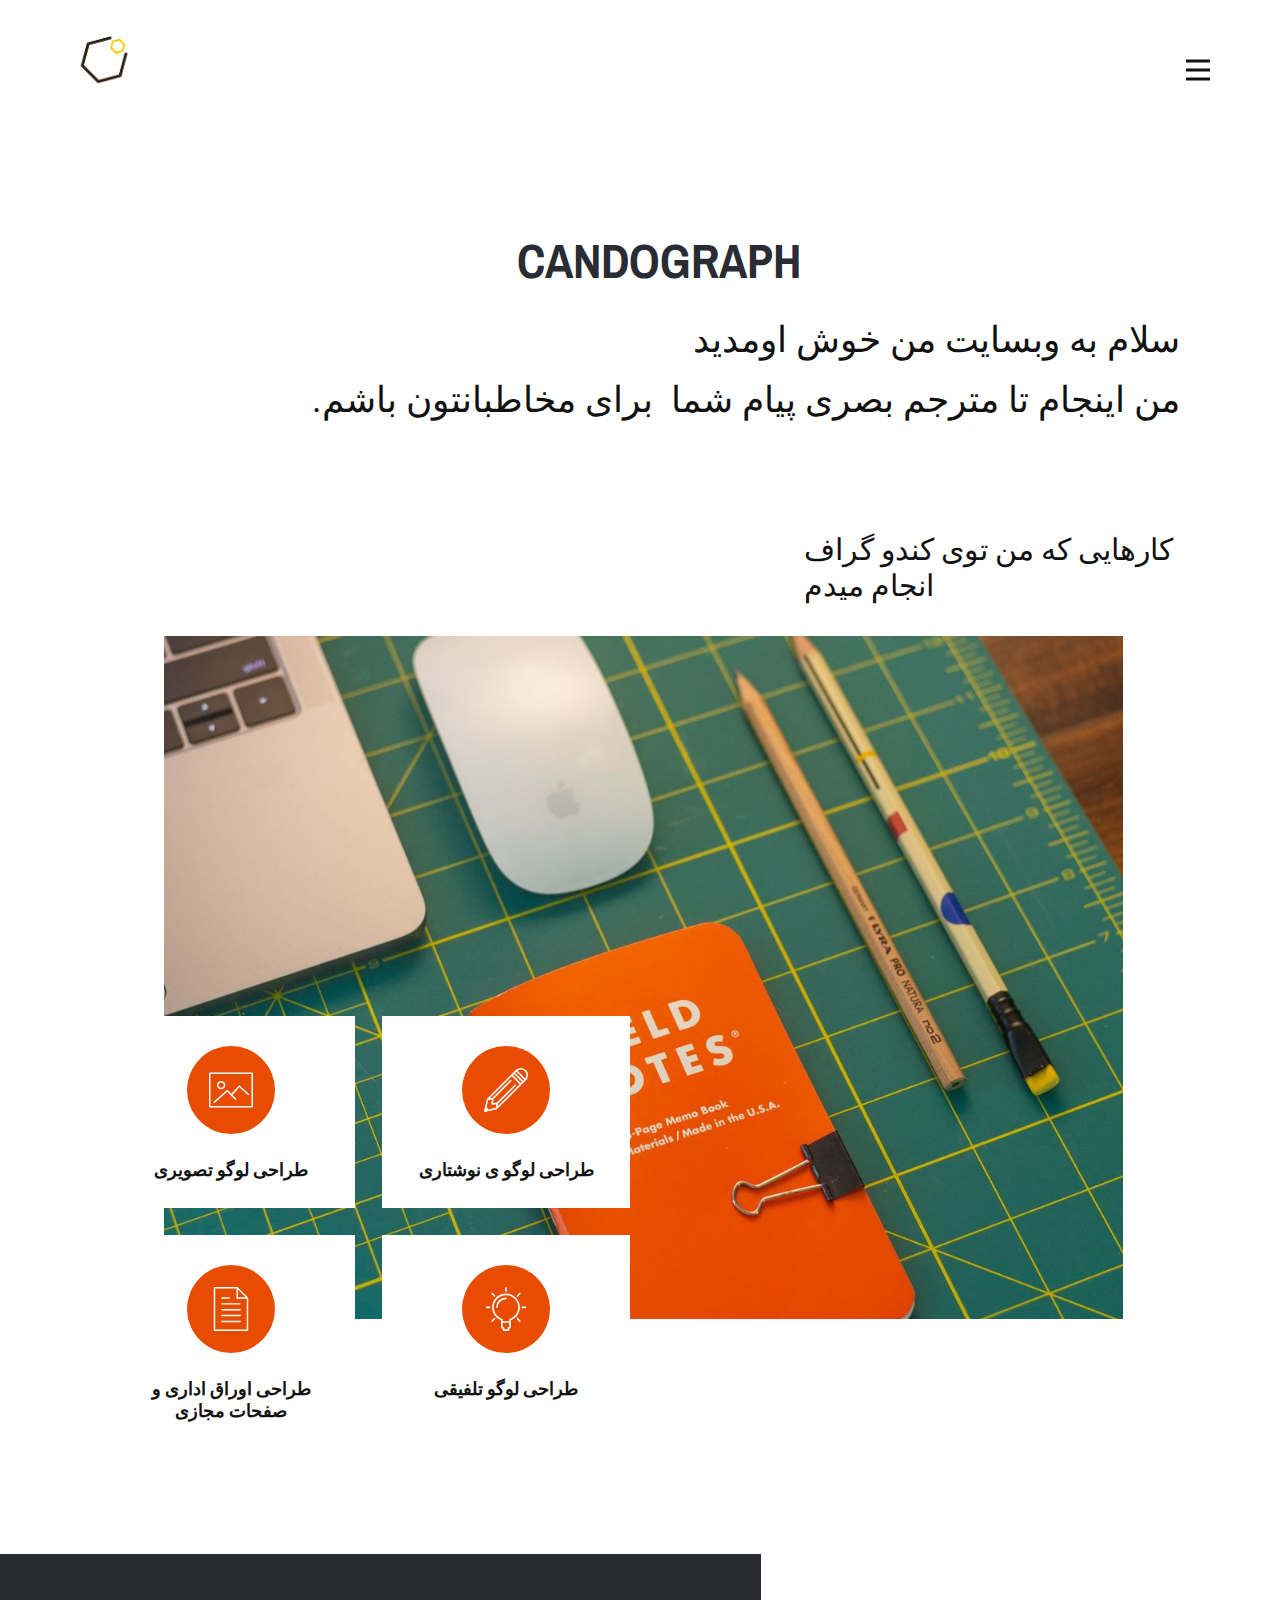
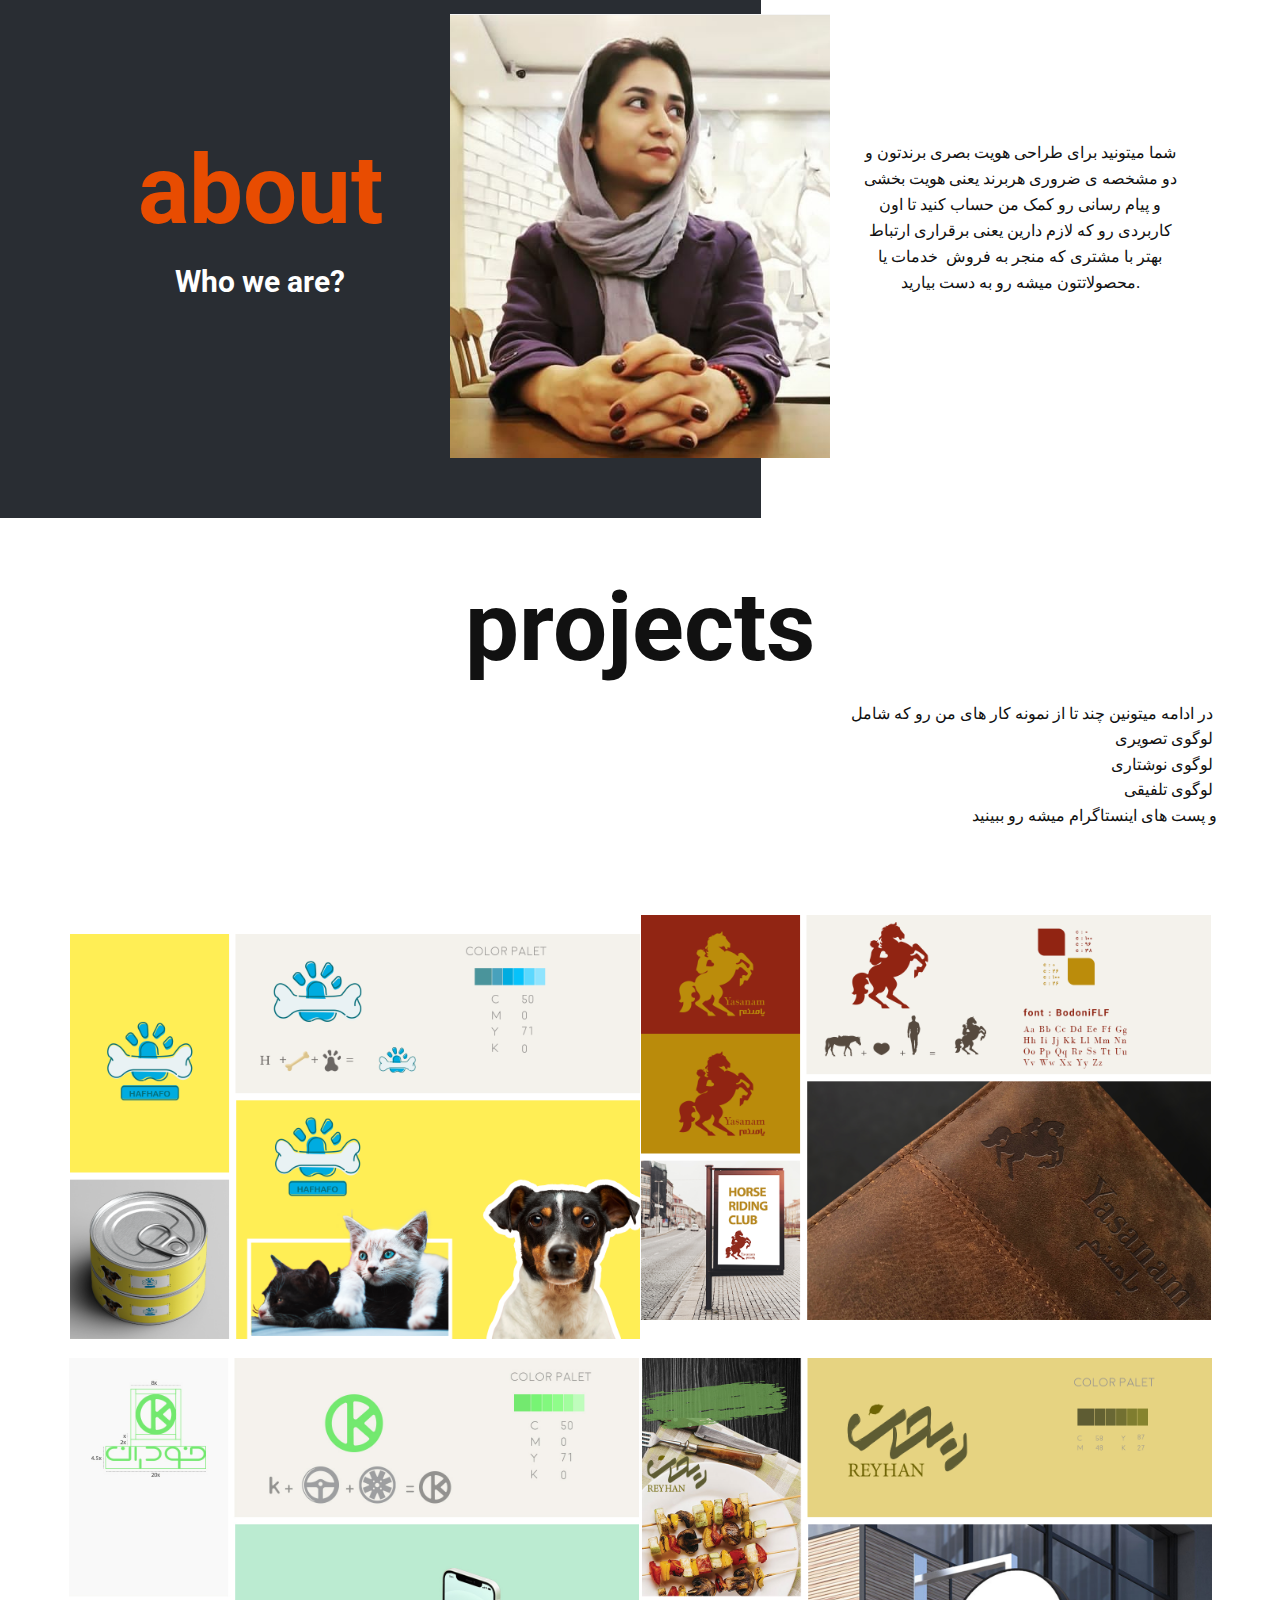
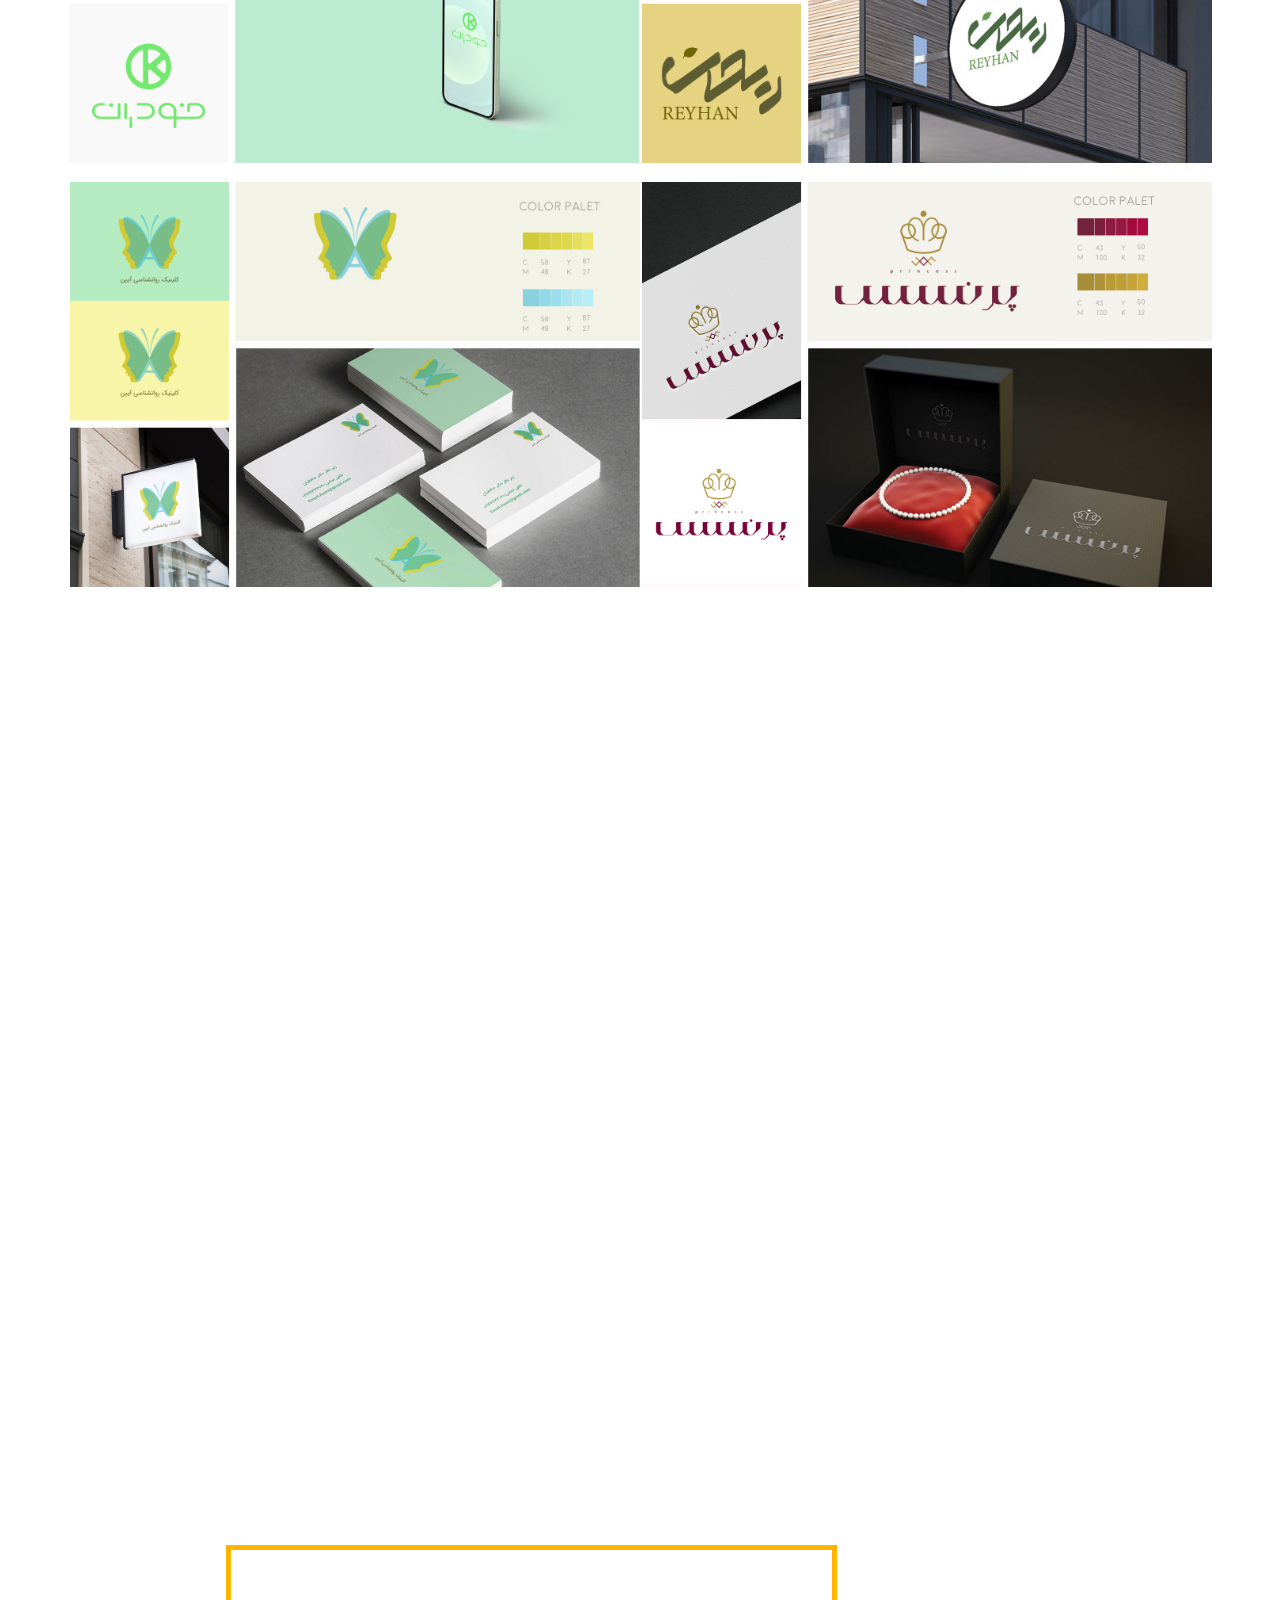
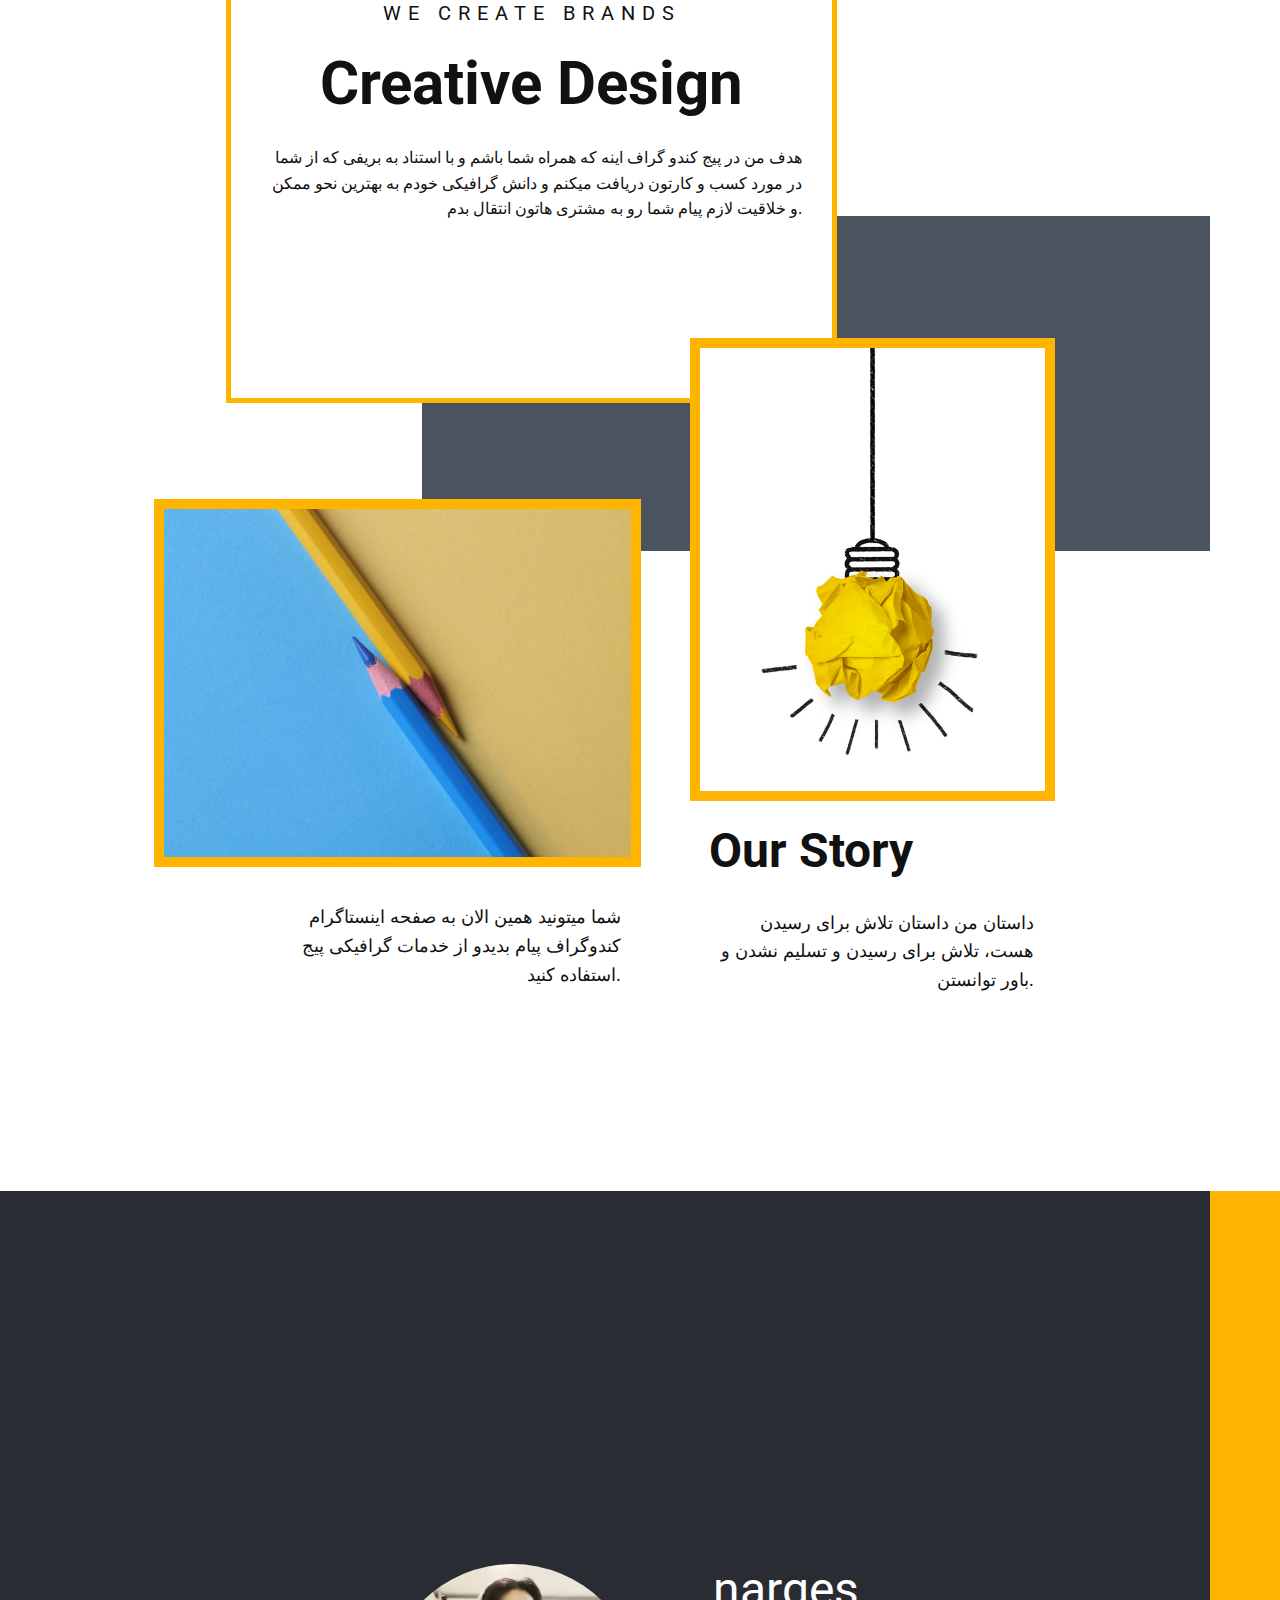
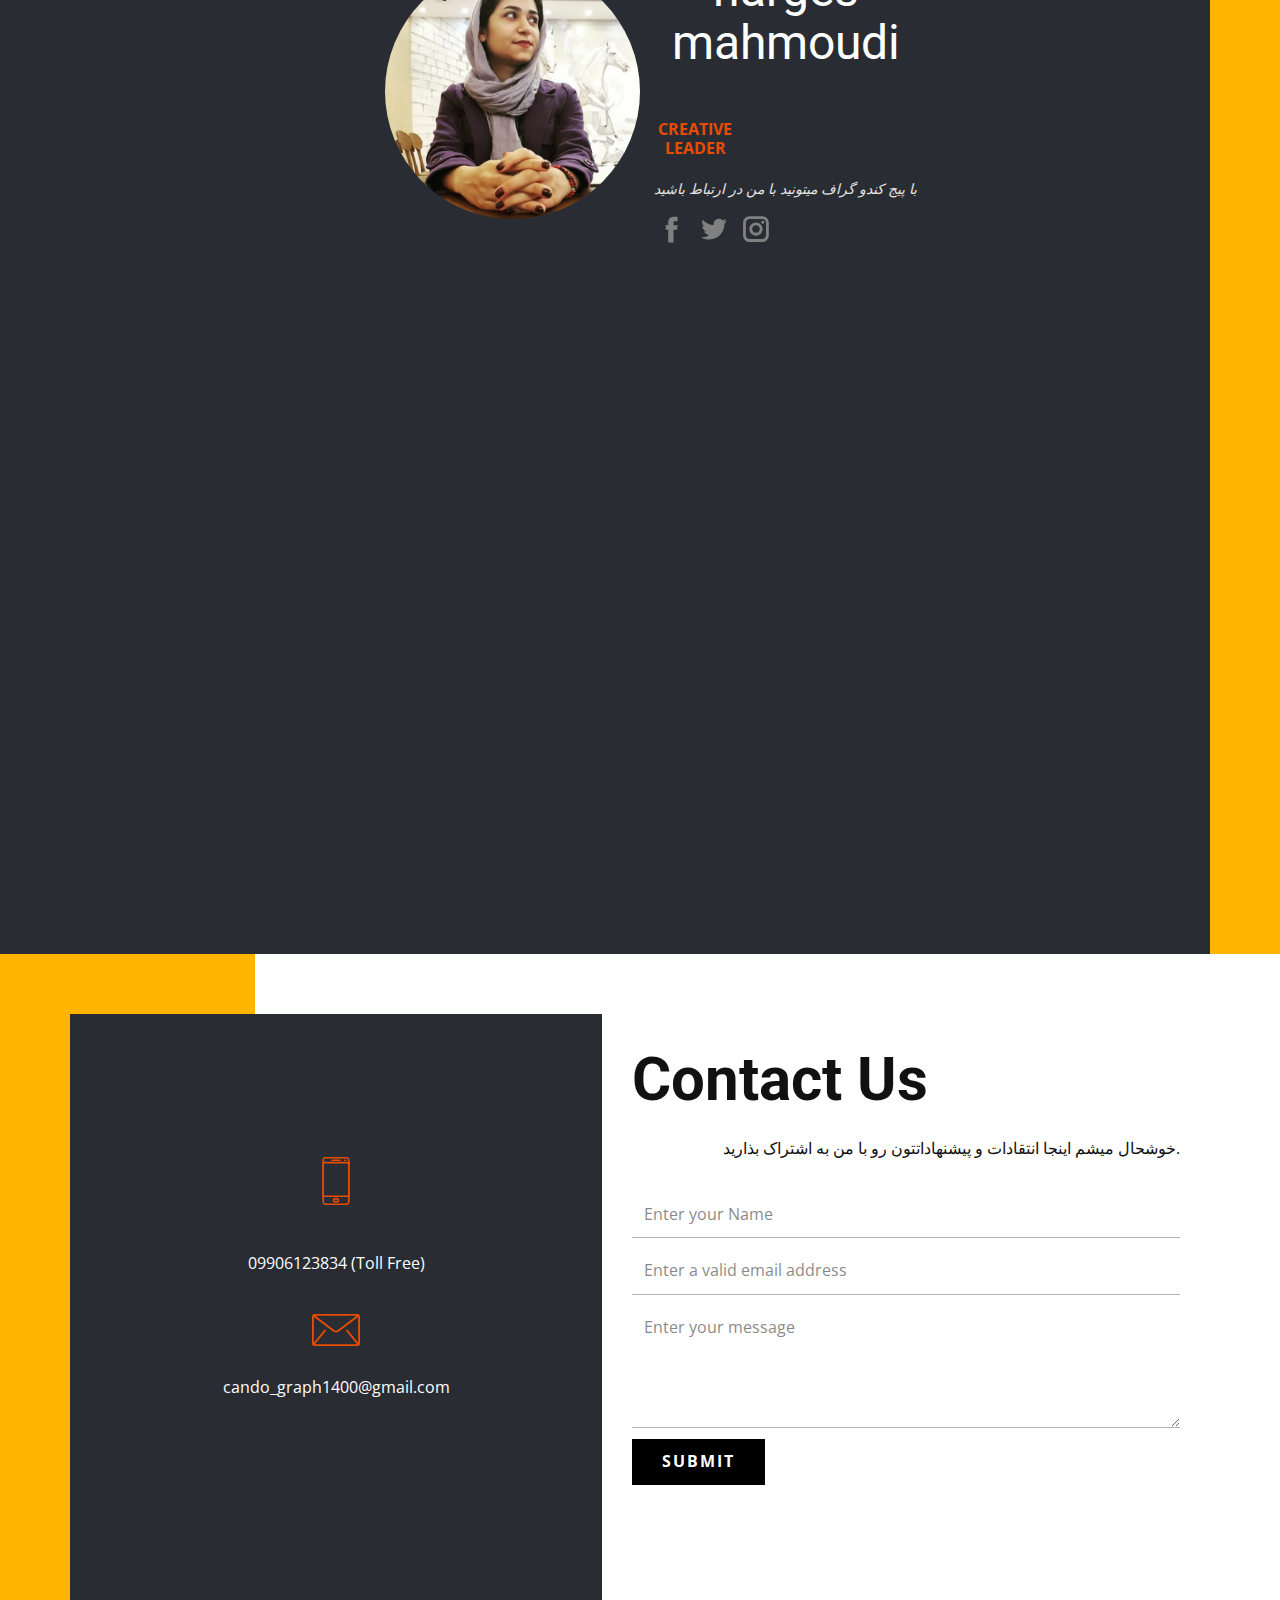
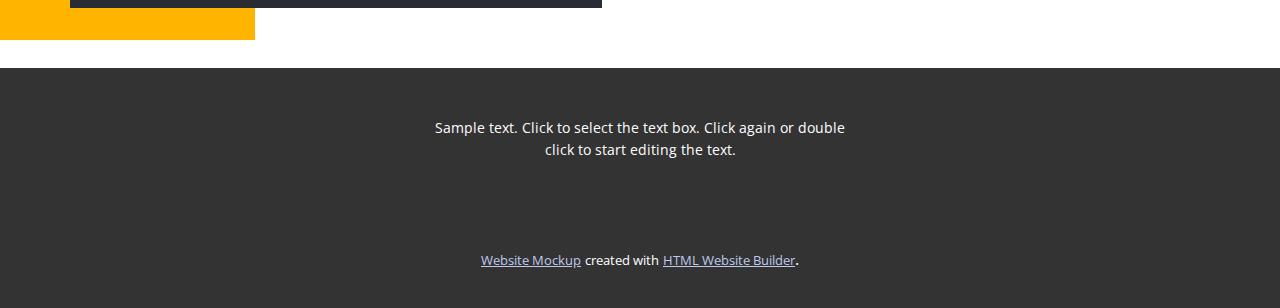
<file: Page-1.html>
<!DOCTYPE html>
<html style="font-size: 16px;">
  <head>
    <meta name="viewport" content="width=device-width, initial-scale=1.0">
    <meta charset="utf-8">
    <meta name="keywords" content="Branding, about, Identic projects, Creative Design, our perfect team">
    <meta name="description" content="">
    <meta name="page_type" content="np-template-header-footer-from-plugin">
    <title>Page 1</title>
    <link rel="stylesheet" href="nicepage.css" media="screen">
<link rel="stylesheet" href="Page-1.css" media="screen">
    <script class="u-script" type="text/javascript" src="jquery.js" defer=""></script>
    <script class="u-script" type="text/javascript" src="nicepage.js" defer=""></script>
    <meta name="generator" content="Nicepage 3.4.1, nicepage.com">
    <link id="u-theme-google-font" rel="stylesheet" href="https://fonts.googleapis.com/css?family=Roboto:100,100i,300,300i,400,400i,500,500i,700,700i,900,900i|Open+Sans:300,300i,400,400i,600,600i,700,700i,800,800i">
    <link id="u-page-google-font" rel="stylesheet" href="https://fonts.googleapis.com/css?family=Archivo+Narrow:400,400i,500,500i,600,600i,700,700i">
    
    
    
    
    
    
    
    
    <script type="application/ld+json">{
		"@context": "http://schema.org",
		"@type": "Organization",
		"name": "",
		"url": "index.html",
		"logo": "images/Instagram02.png"
}</script>
    <meta property="og:title" content="Page 1">
    <meta property="og:type" content="website">
    <meta name="theme-color" content="#233365">
    <link rel="canonical" href="index.html">
    <meta property="og:url" content="index.html">
  </head>
  <body class="u-body"><header class="u-clearfix u-header u-header" id="sec-4ca3"><div class="u-clearfix u-sheet u-valign-middle u-sheet-1">
        <a href="https://nicepage.com" class="u-image u-logo u-image-1">
          <img src="images/Instagram02.png" class="u-logo-image u-logo-image-1" data-image-width="64">
        </a>
        <nav class="u-menu u-menu-dropdown u-offcanvas u-menu-1" data-responsive-from="XL">
          <div class="menu-collapse" style="font-size: 1rem; letter-spacing: 0px;" wfd-invisible="true">
            <a class="u-button-style u-custom-left-right-menu-spacing u-custom-padding-bottom u-custom-top-bottom-menu-spacing u-nav-link u-text-active-palette-1-base u-text-hover-palette-2-base" href="#">
              <svg><use xmlns:xlink="http://www.w3.org/1999/xlink" xlink:href="#menu-hamburger"></use></svg>
              <svg version="1.1" xmlns="http://www.w3.org/2000/svg" xmlns:xlink="http://www.w3.org/1999/xlink"><defs><symbol id="menu-hamburger" viewBox="0 0 16 16" style="width: 16px; height: 16px;"><rect y="1" width="16" height="2"></rect><rect y="7" width="16" height="2"></rect><rect y="13" width="16" height="2"></rect>
</symbol>
</defs></svg>
            </a>
          </div>
          <div class="u-custom-menu u-nav-container">
            <ul class="u-nav u-unstyled u-nav-1"><li class="u-nav-item"><a class="u-button-style u-nav-link u-text-active-palette-1-base u-text-hover-palette-2-base" href="Home.html" style="padding: 10px 20px;">Home</a>
</li><li class="u-nav-item"><a class="u-button-style u-nav-link u-text-active-palette-1-base u-text-hover-palette-2-base" href="Page-1.html" style="padding: 10px 20px;">Page 1</a>
</li><li class="u-nav-item"><a class="u-button-style u-nav-link u-text-active-palette-1-base u-text-hover-palette-2-base" href="" style="padding: 10px 20px;">Page 1</a>
</li></ul>
          </div>
          <div class="u-custom-menu u-nav-container-collapse" wfd-invisible="true">
            <div class="u-black u-container-style u-inner-container-layout u-opacity u-opacity-95 u-sidenav">
              <div class="u-sidenav-overflow">
                <div class="u-menu-close"></div>
                <ul class="u-align-center u-nav u-popupmenu-items u-unstyled u-nav-2"><li class="u-nav-item"><a class="u-button-style u-nav-link" href="Home.html" style="padding: 10px 20px;">Home</a>
</li></ul>
              </div>
            </div>
            <div class="u-black u-menu-overlay u-opacity u-opacity-70"></div>
          </div>
        </nav>
      </div></header>
    <section class="u-align-left u-clearfix u-valign-middle u-white u-section-1" id="carousel_2e61">
      <div class="u-clearfix u-gutter-0 u-layout-wrap u-layout-wrap-1">
        <div class="u-gutter-0 u-layout">
          <div class="u-layout-row">
            <div class="u-container-style u-layout-cell u-left-cell u-size-60 u-layout-cell-1">
              <div class="u-container-layout u-container-layout-1">
                <h1 class="u-align-center u-custom-font u-text u-text-palette-5-dark-3 u-text-1">
                  <span style="font-size: 3rem;">candograph </span>
                  <br>
                </h1>
                <h2 class="u-align-right u-text u-text-2">سلام به وبسایت من خوش اومدید</h2>
                <h2 class="u-align-right u-text u-text-3">&nbsp; .من اینجام تا مترجم بصری پیام شما&nbsp; برای مخاطبانتون باشم<br>
                </h2>
              </div>
            </div>
          </div>
        </div>
      </div>
    </section>
    <section class="u-align-right u-clearfix u-section-2" id="sec-60fa">
      <div class="u-clearfix u-sheet u-sheet-1">
        <h3 class="u-align-left u-text u-text-1">کارهایی که من توی کندو گراف انجام میدم</h3>
        <img src="images/avery-evans-oeNMHzJ6odw-unsplash.jpg" alt="" class="u-image u-image-default u-image-1">
        <div class="u-expanded-width-xs u-list u-repeater u-list-1">
          <div class="u-container-style u-list-item u-repeater-item u-video-cover u-white u-list-item-1">
            <div class="u-container-layout u-similar-container u-valign-top u-container-layout-1"><span class="u-custom-color-5 u-icon u-icon-circle u-spacing-22 u-icon-1"><svg class="u-svg-link" preserveAspectRatio="xMidYMin slice" viewBox="0 0 58 58" style=""><use xmlns:xlink="http://www.w3.org/1999/xlink" xlink:href="#svg-3000"></use></svg><svg xmlns="http://www.w3.org/2000/svg" xmlns:xlink="http://www.w3.org/1999/xlink" version="1.1" xml:space="preserve" class="u-svg-content" viewBox="0 0 58 58" x="0px" y="0px" id="svg-3000" style="enable-background:new 0 0 58 58;"><g><path d="M57,6H1C0.448,6,0,6.447,0,7v44c0,0.553,0.448,1,1,1h56c0.552,0,1-0.447,1-1V7C58,6.447,57.552,6,57,6z M56,50H2V8h54V50z"></path><path d="M16,28.138c3.071,0,5.569-2.498,5.569-5.568C21.569,19.498,19.071,17,16,17s-5.569,2.498-5.569,5.569
		C10.431,25.64,12.929,28.138,16,28.138z M16,19c1.968,0,3.569,1.602,3.569,3.569S17.968,26.138,16,26.138s-3.569-1.601-3.569-3.568
		S14.032,19,16,19z"></path><path d="M7,46c0.234,0,0.47-0.082,0.66-0.249l16.313-14.362l10.302,10.301c0.391,0.391,1.023,0.391,1.414,0s0.391-1.023,0-1.414
		l-4.807-4.807l9.181-10.054l11.261,10.323c0.407,0.373,1.04,0.345,1.413-0.062c0.373-0.407,0.346-1.04-0.062-1.413l-12-11
		c-0.196-0.179-0.457-0.268-0.72-0.262c-0.265,0.012-0.515,0.129-0.694,0.325l-9.794,10.727l-4.743-4.743
		c-0.374-0.373-0.972-0.392-1.368-0.044L6.339,44.249c-0.415,0.365-0.455,0.997-0.09,1.412C6.447,45.886,6.723,46,7,46z"></path>
</g></svg></span>
              <h4 class="u-align-center u-text u-text-2">طراحی لوگو تصویری<br>
              </h4>
            </div>
          </div>
          <div class="u-align-center u-container-style u-list-item u-repeater-item u-video-cover u-white u-list-item-2">
            <div class="u-container-layout u-similar-container u-valign-top u-container-layout-2"><span class="u-custom-color-5 u-icon u-icon-circle u-spacing-22 u-icon-2"><svg class="u-svg-link" preserveAspectRatio="xMidYMin slice" viewBox="0 0 55.25 55.25" style=""><use xmlns:xlink="http://www.w3.org/1999/xlink" xlink:href="#svg-b80f"></use></svg><svg xmlns="http://www.w3.org/2000/svg" xmlns:xlink="http://www.w3.org/1999/xlink" version="1.1" xml:space="preserve" class="u-svg-content" viewBox="0 0 55.25 55.25" x="0px" y="0px" id="svg-b80f" style="enable-background:new 0 0 55.25 55.25;"><path d="M52.618,2.631c-3.51-3.508-9.219-3.508-12.729,0L3.827,38.693C3.81,38.71,3.8,38.731,3.785,38.749
	c-0.021,0.024-0.039,0.05-0.058,0.076c-0.053,0.074-0.094,0.153-0.125,0.239c-0.009,0.026-0.022,0.049-0.029,0.075
	c-0.003,0.01-0.009,0.02-0.012,0.03l-3.535,14.85c-0.016,0.067-0.02,0.135-0.022,0.202C0.004,54.234,0,54.246,0,54.259
	c0.001,0.114,0.026,0.225,0.065,0.332c0.009,0.025,0.019,0.047,0.03,0.071c0.049,0.107,0.11,0.21,0.196,0.296
	c0.095,0.095,0.207,0.168,0.328,0.218c0.121,0.05,0.25,0.075,0.379,0.075c0.077,0,0.155-0.009,0.231-0.027l14.85-3.535
	c0.027-0.006,0.051-0.021,0.077-0.03c0.034-0.011,0.066-0.024,0.099-0.039c0.072-0.033,0.139-0.074,0.201-0.123
	c0.024-0.019,0.049-0.033,0.072-0.054c0.008-0.008,0.018-0.012,0.026-0.02l36.063-36.063C56.127,11.85,56.127,6.14,52.618,2.631z
	 M51.204,4.045c2.488,2.489,2.7,6.397,0.65,9.137l-9.787-9.787C44.808,1.345,48.716,1.557,51.204,4.045z M46.254,18.895l-9.9-9.9
	l1.414-1.414l9.9,9.9L46.254,18.895z M4.961,50.288c-0.391-0.391-1.023-0.391-1.414,0L2.79,51.045l2.554-10.728l4.422-0.491
	l-0.569,5.122c-0.004,0.038,0.01,0.073,0.01,0.11c0,0.038-0.014,0.072-0.01,0.11c0.004,0.033,0.021,0.06,0.028,0.092
	c0.012,0.058,0.029,0.111,0.05,0.165c0.026,0.065,0.057,0.124,0.095,0.181c0.031,0.046,0.062,0.087,0.1,0.127
	c0.048,0.051,0.1,0.094,0.157,0.134c0.045,0.031,0.088,0.06,0.138,0.084C9.831,45.982,9.9,46,9.972,46.017
	c0.038,0.009,0.069,0.03,0.108,0.035c0.036,0.004,0.072,0.006,0.109,0.006c0,0,0.001,0,0.001,0c0,0,0.001,0,0.001,0h0.001
	c0,0,0.001,0,0.001,0c0.036,0,0.073-0.002,0.109-0.006l5.122-0.569l-0.491,4.422L4.204,52.459l0.757-0.757
	C5.351,51.312,5.351,50.679,4.961,50.288z M17.511,44.809L39.889,22.43c0.391-0.391,0.391-1.023,0-1.414s-1.023-0.391-1.414,0
	L16.097,43.395l-4.773,0.53l0.53-4.773l22.38-22.378c0.391-0.391,0.391-1.023,0-1.414s-1.023-0.391-1.414,0L10.44,37.738
	l-3.183,0.354L34.94,10.409l9.9,9.9L17.157,47.992L17.511,44.809z M49.082,16.067l-9.9-9.9l1.415-1.415l9.9,9.9L49.082,16.067z"></path></svg></span>
              <h4 class="u-align-center u-text u-text-3"> طراحی لوگو ی نوشتاری</h4>
            </div>
          </div>
          <div class="u-align-center u-container-style u-list-item u-repeater-item u-video-cover u-white u-list-item-3">
            <div class="u-container-layout u-similar-container u-valign-top u-container-layout-3"><span class="u-custom-color-5 u-icon u-icon-circle u-spacing-22 u-icon-3"><svg class="u-svg-link" preserveAspectRatio="xMidYMin slice" viewBox="0 0 60 60" style=""><use xmlns:xlink="http://www.w3.org/1999/xlink" xlink:href="#svg-4d48"></use></svg><svg xmlns="http://www.w3.org/2000/svg" xmlns:xlink="http://www.w3.org/1999/xlink" version="1.1" xml:space="preserve" class="u-svg-content" viewBox="0 0 60 60" x="0px" y="0px" id="svg-4d48" style="enable-background:new 0 0 60 60;"><g><path d="M42.5,22h-25c-0.552,0-1,0.447-1,1s0.448,1,1,1h25c0.552,0,1-0.447,1-1S43.052,22,42.5,22z"></path><path d="M17.5,16h10c0.552,0,1-0.447,1-1s-0.448-1-1-1h-10c-0.552,0-1,0.447-1,1S16.948,16,17.5,16z"></path><path d="M42.5,30h-25c-0.552,0-1,0.447-1,1s0.448,1,1,1h25c0.552,0,1-0.447,1-1S43.052,30,42.5,30z"></path><path d="M42.5,38h-25c-0.552,0-1,0.447-1,1s0.448,1,1,1h25c0.552,0,1-0.447,1-1S43.052,38,42.5,38z"></path><path d="M42.5,46h-25c-0.552,0-1,0.447-1,1s0.448,1,1,1h25c0.552,0,1-0.447,1-1S43.052,46,42.5,46z"></path><path d="M38.914,0H6.5v60h47V14.586L38.914,0z M39.5,3.414L50.086,14H39.5V3.414z M8.5,58V2h29v14h14v42H8.5z"></path>
</g></svg></span>
              <h4 class="u-align-center u-text u-text-4">طراحی اوراق اداری و صفحات مجازی</h4>
            </div>
          </div>
          <div class="u-align-center u-container-style u-list-item u-repeater-item u-video-cover u-white u-list-item-4">
            <div class="u-container-layout u-similar-container u-valign-top u-container-layout-4"><span class="u-custom-color-5 u-icon u-icon-circle u-spacing-22 u-icon-4"><svg class="u-svg-link" preserveAspectRatio="xMidYMin slice" viewBox="0 0 54 54" style=""><use xmlns:xlink="http://www.w3.org/1999/xlink" xlink:href="#svg-1c68"></use></svg><svg xmlns="http://www.w3.org/2000/svg" xmlns:xlink="http://www.w3.org/1999/xlink" version="1.1" xml:space="preserve" class="u-svg-content" viewBox="0 0 54 54" x="0px" y="0px" id="svg-1c68" style="enable-background:new 0 0 54 54;"><g><path d="M27,8c-9.374,0-17,7.626-17,17c0,7.112,4.391,13.412,11,15.9V50c0,0.553,0.447,1,1,1h1v2c0,0.553,0.447,1,1,1h6
		c0.553,0,1-0.447,1-1v-2h1c0.553,0,1-0.447,1-1v-9.1c6.609-2.488,11-8.788,11-15.9C44,15.626,36.374,8,27,8z M30,49
		c-0.553,0-1,0.447-1,1v2h-4v-2c0-0.553-0.447-1-1-1h-1v-5h8v5H30z M31.688,39.242C31.277,39.377,31,39.761,31,40.192V42h-8v-1.808
		c0-0.432-0.277-0.815-0.688-0.95C16.145,37.214,12,31.49,12,25c0-8.271,6.729-15,15-15s15,6.729,15,15
		C42,31.49,37.855,37.214,31.688,39.242z"></path><path d="M27,6c0.553,0,1-0.447,1-1V1c0-0.553-0.447-1-1-1s-1,0.447-1,1v4C26,5.553,26.447,6,27,6z"></path><path d="M51,24h-4c-0.553,0-1,0.447-1,1s0.447,1,1,1h4c0.553,0,1-0.447,1-1S51.553,24,51,24z"></path><path d="M7,24H3c-0.553,0-1,0.447-1,1s0.447,1,1,1h4c0.553,0,1-0.447,1-1S7.553,24,7,24z"></path><path d="M43.264,7.322l-2.828,2.828c-0.391,0.391-0.391,1.023,0,1.414c0.195,0.195,0.451,0.293,0.707,0.293
		s0.512-0.098,0.707-0.293l2.828-2.828c0.391-0.391,0.391-1.023,0-1.414S43.654,6.932,43.264,7.322z"></path><path d="M12.15,38.436l-2.828,2.828c-0.391,0.391-0.391,1.023,0,1.414c0.195,0.195,0.451,0.293,0.707,0.293
		s0.512-0.098,0.707-0.293l2.828-2.828c0.391-0.391,0.391-1.023,0-1.414S12.541,38.045,12.15,38.436z"></path><path d="M41.85,38.436c-0.391-0.391-1.023-0.391-1.414,0s-0.391,1.023,0,1.414l2.828,2.828c0.195,0.195,0.451,0.293,0.707,0.293
		s0.512-0.098,0.707-0.293c0.391-0.391,0.391-1.023,0-1.414L41.85,38.436z"></path><path d="M12.15,11.564c0.195,0.195,0.451,0.293,0.707,0.293s0.512-0.098,0.707-0.293c0.391-0.391,0.391-1.023,0-1.414l-2.828-2.828
		c-0.391-0.391-1.023-0.391-1.414,0s-0.391,1.023,0,1.414L12.15,11.564z"></path><path d="M27,13c-6.617,0-12,5.383-12,12c0,0.553,0.447,1,1,1s1-0.447,1-1c0-5.514,4.486-10,10-10c0.553,0,1-0.447,1-1
		S27.553,13,27,13z"></path>
</g></svg></span>
              <h4 class="u-align-center u-text u-text-5">طراحی لوگو تلفیقی</h4>
            </div>
          </div>
        </div>
      </div>
    </section>
    <section class="u-align-center u-clearfix u-white u-section-3" id="carousel_f58e">
      <div class="u-expanded-height-lg u-expanded-height-xl u-expanded-width-md u-expanded-width-sm u-expanded-width-xs u-palette-5-dark-3 u-shape u-shape-rectangle u-shape-1"></div>
      <div class="u-clearfix u-layout-wrap u-layout-wrap-1">
        <div class="u-layout">
          <div class="u-layout-row">
            <div class="u-container-style u-layout-cell u-left-cell u-palette-5-dark-3 u-size-16-sm u-size-16-xs u-size-20-lg u-size-20-xl u-size-60-md u-layout-cell-1">
              <div class="u-container-layout u-valign-middle-md u-valign-middle-sm u-valign-middle-xs u-container-layout-1">
                <h2 class="u-align-center u-text u-text-custom-color-5 u-text-default u-text-1">about</h2>
                <h5 class="u-align-center u-text u-text-2">Who we are?</h5>
              </div>
            </div>
            <div class="u-container-style u-image u-layout-cell u-size-20-lg u-size-20-xl u-size-24-sm u-size-24-xs u-size-60-md u-image-1" data-image-width="720" data-image-height="720">
              <div class="u-container-layout u-valign-bottom u-container-layout-2"></div>
            </div>
            <div class="u-align-center u-container-style u-layout-cell u-right-cell u-size-20 u-size-60-md u-layout-cell-3">
              <div class="u-container-layout u-container-layout-3">
                <p class="u-text u-text-3">شما میتونید برای طراحی هویت بصری برندتون و دو مشخصه ی ضروری هربرند یعنی هویت بخشی و پیام رسانی رو کمک من حساب کنید تا اون کاربردی رو که لازم دارین یعنی برقراری ارتباط بهتر با مشتری که منجر به فروش&nbsp; خدمات یا محصولاتتون میشه رو به دست بیارید.</p>
              </div>
            </div>
          </div>
        </div>
      </div>
    </section>
    <section class="u-align-center u-clearfix u-white u-section-4" id="carousel_149f">
      <div class="u-clearfix u-sheet u-sheet-1">
        <h1 class="u-align-center u-text u-text-1">projects</h1>
        <p class="u-align-right u-text u-text-2">در ادامه میتونین چند تا از نمونه کار های من رو که شامل&nbsp;<br>لوگوی تصویری&nbsp;<br>لوگوی نوشتاری&nbsp;<br>لوگوی تلفیقی&nbsp;<br>و پست های اینستاگرام میشه رو ببینید
        </p>
        <img src="images/logo1.png" alt="" class="u-image u-image-default u-image-1" data-image-width="1440" data-image-height="1024">
        <img src="images/logo2.png" alt="" class="u-image u-image-default u-image-2" data-image-width="1440" data-image-height="1024">
        <img src="images/logo4.jpg" alt="" class="u-image u-image-default u-image-3" data-image-width="1440" data-image-height="1024">
        <img src="images/logo5.png" alt="" class="u-image u-image-default u-image-4" data-image-width="1440" data-image-height="1024">
        <img src="images/logo6.jpg" alt="" class="u-image u-image-default u-image-5" data-image-width="1440" data-image-height="1024">
        <img src="images/logo3.png" alt="" class="u-image u-image-default u-image-6" data-image-width="1440" data-image-height="1024">
      </div>
    </section>
    <section class="u-clearfix u-section-5" id="carousel_32af">
      <div class="u-clearfix u-sheet u-valign-middle-xs u-sheet-1">
        <div class="u-palette-5-base u-shape u-shape-rectangle u-shape-1"></div>
        <div class="u-clearfix u-layout-wrap u-layout-wrap-1">
          <div class="u-layout">
            <div class="u-layout-col">
              <div class="u-size-30">
                <div class="u-layout-row">
                  <div class="u-container-style u-layout-cell u-left-cell u-right-cell u-size-60 u-layout-cell-1">
                    <div class="u-container-layout u-container-layout-1">
                      <div class="u-border-5 u-border-palette-3-base u-container-style u-group u-white u-group-1">
                        <div class="u-container-layout u-container-layout-2">
                          <h5 class="u-align-center u-text u-text-1">We create brands</h5>
                          <h2 class="u-align-center u-text u-text-2">Creative Design</h2>
                          <p class="u-align-right u-text u-text-3">هدف من در پیج کندو گراف اینه که همراه شما باشم و با استناد به بریفی که از شما در مورد کسب و کارتون دریافت میکنم و دانش گرافیکی خودم به بهترین نحو ممکن و خلاقیت لازم پیام شما رو به مشتری هاتون انتقال بدم.</p>
                        </div>
                      </div>
                    </div>
                  </div>
                </div>
              </div>
              <div class="u-size-30">
                <div class="u-layout-row">
                  <div class="u-container-style u-layout-cell u-left-cell u-size-30 u-layout-cell-2">
                    <div class="u-container-layout u-container-layout-3">
                      <img class="u-border-10 u-border-palette-3-base u-image u-image-1" src="images/pexels-photo-1762851.jpeg">
                      <p class="u-align-right u-text u-text-4">شما میتونید همین الان به صفحه اینستاگرام کندوگراف پیام بدیدو از خدمات گرافیکی پیج استفاده کنید.</p>
                    </div>
                  </div>
                  <div class="u-container-style u-layout-cell u-right-cell u-size-30 u-layout-cell-3">
                    <div class="u-container-layout u-valign-bottom-sm u-valign-bottom-xs u-container-layout-4">
                      <img class="u-border-10 u-border-palette-3-base u-image u-image-2" src="images/light-bulb-made-from-yellow-paper-ball_1205-372.jpg">
                      <h3 class="u-text u-text-5">Our Story</h3>
                      <p class="u-align-right u-text u-text-6">داستان من داستان تلاش برای رسیدن هست، تلاش برای رسیدن و تسلیم نشدن و باور توانستن.</p>
                    </div>
                  </div>
                </div>
              </div>
            </div>
          </div>
        </div>
      </div>
    </section>
    <section class="u-align-center u-clearfix u-palette-5-dark-3 u-section-6" id="carousel_2ff3">
      <div class="u-expanded-height u-palette-3-base u-shape u-shape-rectangle u-shape-1"></div>
      <div class="u-list u-repeater u-list-1">
        <div class="u-align-center-xs u-container-style u-list-item u-repeater-item">
          <div class="u-container-layout u-similar-container u-container-layout-1">
            <div alt="" class="u-image u-image-circle u-image-1"></div>
            <div class="u-align-center-xs u-container-style u-group u-group-1">
              <div class="u-container-layout u-container-layout-2">
                <h1 class="u-text u-text-1">narges<br>mahmoudi
                </h1>
                <h5 class="u-custom-font u-text u-text-custom-color-5 u-text-font u-text-2">creative leader</h5>
                <p class="u-text u-text-grey-10 u-text-3">با پیج کندو گراف میتونید با من در ارتباط باشید<br>
                </p>
                <div class="u-social-icons u-spacing-10 u-text-grey-50 u-social-icons-1">
                  <a class="u-social-url" target="_blank" href=""><span class="u-icon u-icon-circle u-social-facebook u-social-type-logo u-icon-1"><svg class="u-svg-link" preserveAspectRatio="xMidYMin slice" viewBox="0 0 112 112" style=""><use xmlns:xlink="http://www.w3.org/1999/xlink" xlink:href="#svg-16b7"></use></svg><svg xmlns="http://www.w3.org/2000/svg" xmlns:xlink="http://www.w3.org/1999/xlink" version="1.1" xml:space="preserve" class="u-svg-content" viewBox="0 0 112 112" x="0px" y="0px" id="svg-16b7"><path d="M75.5,28.8H65.4c-1.5,0-4,0.9-4,4.3v9.4h13.9l-1.5,15.8H61.4v45.1H42.8V58.3h-8.8V42.4h8.8V32.2 c0-7.4,3.4-18.8,18.8-18.8h13.8v15.4H75.5z"></path></svg></span>
                  </a>
                  <a class="u-social-url" target="_blank" href=""><span class="u-icon u-icon-circle u-social-twitter u-social-type-logo u-icon-2"><svg class="u-svg-link" preserveAspectRatio="xMidYMin slice" viewBox="0 0 112 112" style=""><use xmlns:xlink="http://www.w3.org/1999/xlink" xlink:href="#svg-78f3"></use></svg><svg xmlns="http://www.w3.org/2000/svg" xmlns:xlink="http://www.w3.org/1999/xlink" version="1.1" xml:space="preserve" class="u-svg-content" viewBox="0 0 112 112" x="0px" y="0px" id="svg-78f3"><path d="M92.2,38.2c0,0.8,0,1.6,0,2.3c0,24.3-18.6,52.4-52.6,52.4c-10.6,0.1-20.2-2.9-28.5-8.2 c1.4,0.2,2.9,0.2,4.4,0.2c8.7,0,16.7-2.9,23-7.9c-8.1-0.2-14.9-5.5-17.3-12.8c1.1,0.2,2.4,0.2,3.4,0.2c1.6,0,3.3-0.2,4.8-0.7 c-8.4-1.6-14.9-9.2-14.9-18c0-0.2,0-0.2,0-0.2c2.5,1.4,5.4,2.2,8.4,2.3c-5-3.3-8.3-8.9-8.3-15.4c0-3.4,1-6.5,2.5-9.2 c9.1,11.1,22.7,18.5,38,19.2c-0.2-1.4-0.4-2.8-0.4-4.3c0.1-10,8.3-18.2,18.5-18.2c5.4,0,10.1,2.2,13.5,5.7c4.3-0.8,8.1-2.3,11.7-4.5 c-1.4,4.3-4.3,7.9-8.1,10.1c3.7-0.4,7.3-1.4,10.6-2.9C98.9,32.3,95.7,35.5,92.2,38.2z"></path></svg></span>
                  </a>
                  <a class="u-social-url" target="_blank" href=""><span class="u-icon u-icon-circle u-social-instagram u-social-type-logo u-icon-3"><svg class="u-svg-link" preserveAspectRatio="xMidYMin slice" viewBox="0 0 112 112" style=""><use xmlns:xlink="http://www.w3.org/1999/xlink" xlink:href="#svg-8844"></use></svg><svg xmlns="http://www.w3.org/2000/svg" xmlns:xlink="http://www.w3.org/1999/xlink" version="1.1" xml:space="preserve" class="u-svg-content" viewBox="0 0 112 112" x="0px" y="0px" id="svg-8844"><path d="M55.9,32.9c-12.8,0-23.2,10.4-23.2,23.2s10.4,23.2,23.2,23.2s23.2-10.4,23.2-23.2S68.7,32.9,55.9,32.9z M55.9,69.4c-7.4,0-13.3-6-13.3-13.3c-0.1-7.4,6-13.3,13.3-13.3s13.3,6,13.3,13.3C69.3,63.5,63.3,69.4,55.9,69.4z"></path><path d="M79.7,26.8c-3,0-5.4,2.5-5.4,5.4s2.5,5.4,5.4,5.4c3,0,5.4-2.5,5.4-5.4S82.7,26.8,79.7,26.8z"></path><path d="M78.2,11H33.5C21,11,10.8,21.3,10.8,33.7v44.7c0,12.6,10.2,22.8,22.7,22.8h44.7c12.6,0,22.7-10.2,22.7-22.7 V33.7C100.8,21.1,90.6,11,78.2,11z M91,78.4c0,7.1-5.8,12.8-12.8,12.8H33.5c-7.1,0-12.8-5.8-12.8-12.8V33.7 c0-7.1,5.8-12.8,12.8-12.8h44.7c7.1,0,12.8,5.8,12.8,12.8V78.4z"></path></svg></span>
                  </a>
                </div>
              </div>
            </div>
          </div>
        </div>
      </div>
    </section>
    <section class="u-clearfix u-valign-middle-lg u-valign-middle-md u-section-7" id="carousel_cfba">
      <div class="u-align-right-xl u-container-style u-group u-palette-3-base u-group-1">
        <div class="u-container-layout u-valign-bottom-md u-valign-bottom-sm u-valign-bottom-xs u-container-layout-1">
          <div class="u-social-icons u-spacing-10 u-social-icons-1">
            <a class="u-social-url" target="_blank" href=""><span class="u-icon u-icon-circle u-social-facebook u-social-type-logo u-icon-1"><svg class="u-svg-link" preserveAspectRatio="xMidYMin slice" viewBox="0 0 112 112" style=""><use xmlns:xlink="http://www.w3.org/1999/xlink" xlink:href="#svg-f8fa"></use></svg><svg xmlns="http://www.w3.org/2000/svg" xmlns:xlink="http://www.w3.org/1999/xlink" version="1.1" xml:space="preserve" class="u-svg-content" viewBox="0 0 112 112" x="0px" y="0px" id="svg-f8fa"><path d="M75.5,28.8H65.4c-1.5,0-4,0.9-4,4.3v9.4h13.9l-1.5,15.8H61.4v45.1H42.8V58.3h-8.8V42.4h8.8V32.2 c0-7.4,3.4-18.8,18.8-18.8h13.8v15.4H75.5z"></path></svg></span>
            </a>
            <a class="u-social-url" target="_blank" href=""><span class="u-icon u-icon-circle u-social-twitter u-social-type-logo u-icon-2"><svg class="u-svg-link" preserveAspectRatio="xMidYMin slice" viewBox="0 0 112 112" style=""><use xmlns:xlink="http://www.w3.org/1999/xlink" xlink:href="#svg-fafa"></use></svg><svg xmlns="http://www.w3.org/2000/svg" xmlns:xlink="http://www.w3.org/1999/xlink" version="1.1" xml:space="preserve" class="u-svg-content" viewBox="0 0 112 112" x="0px" y="0px" id="svg-fafa"><path d="M92.2,38.2c0,0.8,0,1.6,0,2.3c0,24.3-18.6,52.4-52.6,52.4c-10.6,0.1-20.2-2.9-28.5-8.2 c1.4,0.2,2.9,0.2,4.4,0.2c8.7,0,16.7-2.9,23-7.9c-8.1-0.2-14.9-5.5-17.3-12.8c1.1,0.2,2.4,0.2,3.4,0.2c1.6,0,3.3-0.2,4.8-0.7 c-8.4-1.6-14.9-9.2-14.9-18c0-0.2,0-0.2,0-0.2c2.5,1.4,5.4,2.2,8.4,2.3c-5-3.3-8.3-8.9-8.3-15.4c0-3.4,1-6.5,2.5-9.2 c9.1,11.1,22.7,18.5,38,19.2c-0.2-1.4-0.4-2.8-0.4-4.3c0.1-10,8.3-18.2,18.5-18.2c5.4,0,10.1,2.2,13.5,5.7c4.3-0.8,8.1-2.3,11.7-4.5 c-1.4,4.3-4.3,7.9-8.1,10.1c3.7-0.4,7.3-1.4,10.6-2.9C98.9,32.3,95.7,35.5,92.2,38.2z"></path></svg></span>
            </a>
            <a class="u-social-url" target="_blank" href=""><span class="u-icon u-icon-circle u-social-instagram u-social-type-logo u-icon-3"><svg class="u-svg-link" preserveAspectRatio="xMidYMin slice" viewBox="0 0 112 112" style=""><use xmlns:xlink="http://www.w3.org/1999/xlink" xlink:href="#svg-8148"></use></svg><svg xmlns="http://www.w3.org/2000/svg" xmlns:xlink="http://www.w3.org/1999/xlink" version="1.1" xml:space="preserve" class="u-svg-content" viewBox="0 0 112 112" x="0px" y="0px" id="svg-8148"><path d="M55.9,32.9c-12.8,0-23.2,10.4-23.2,23.2s10.4,23.2,23.2,23.2s23.2-10.4,23.2-23.2S68.7,32.9,55.9,32.9z M55.9,69.4c-7.4,0-13.3-6-13.3-13.3c-0.1-7.4,6-13.3,13.3-13.3s13.3,6,13.3,13.3C69.3,63.5,63.3,69.4,55.9,69.4z"></path><path d="M79.7,26.8c-3,0-5.4,2.5-5.4,5.4s2.5,5.4,5.4,5.4c3,0,5.4-2.5,5.4-5.4S82.7,26.8,79.7,26.8z"></path><path d="M78.2,11H33.5C21,11,10.8,21.3,10.8,33.7v44.7c0,12.6,10.2,22.8,22.7,22.8h44.7c12.6,0,22.7-10.2,22.7-22.7 V33.7C100.8,21.1,90.6,11,78.2,11z M91,78.4c0,7.1-5.8,12.8-12.8,12.8H33.5c-7.1,0-12.8-5.8-12.8-12.8V33.7 c0-7.1,5.8-12.8,12.8-12.8h44.7c7.1,0,12.8,5.8,12.8,12.8V78.4z"></path></svg></span>
            </a>
            <a class="u-social-url" target="_blank" href="#"><span class="u-icon u-icon-circle u-social-dribbble u-social-type-logo u-icon-4"><svg class="u-svg-link" preserveAspectRatio="xMidYMin slice" viewBox="0 0 112 112" style=""><use xmlns:xlink="http://www.w3.org/1999/xlink" xlink:href="#svg-5ff9"></use></svg><svg xmlns="http://www.w3.org/2000/svg" xmlns:xlink="http://www.w3.org/1999/xlink" version="1.1" xml:space="preserve" class="u-svg-content" viewBox="0 0 112 112" x="0px" y="0px" id="svg-5ff9"><path d="M56.1,11.1c-24.8,0-45,20.2-45,45s20.2,45,45,45s45-20.2,45-45C101.1,31.3,80.9,11.1,56.1,11.1z M56.1,18.1 c9.6,0,18.3,3.7,25.1,9.5c-1.2,1.5-6.8,8.7-19.7,13.5C55.6,30.2,49,21.2,47.5,19C50.3,18.4,53.2,18.1,56.1,18.1z M39.9,21.7 c1.3,1.9,7.8,11,13.9,21.7c-16.4,4.3-31,4.7-34.3,4.5h-0.3C21.5,36.3,29.3,26.8,39.9,21.7z M18.2,56.1c0-0.2,0-0.6,0-0.9 c0.2,0,0.6,0,1,0c4.6,0,21.1-0.3,37.9-5.5c1,2,2,4.1,2.9,6c-0.3,0.1-0.9,0.2-1.3,0.3c-19,6.3-29.6,22.7-31.1,25.1 C21.8,74.6,18.2,65.8,18.2,56.1z M56.1,94.4c-8.7,0-16.8-3-23.2-8c1.2-2.1,8.9-16.4,29.8-23.6l0,0l0,0c5.3,13.6,7.5,25,8.1,28.7 C66.3,93.3,61.3,94.4,56.1,94.4z M77.7,87.5c-0.5-2.9-2.7-13.6-7.3-26.7c2.7-0.3,5.2-0.6,7.7-0.6c8,0,14.3,1.6,15.7,2.1 C91.9,72.7,86,81.8,77.7,87.5z M76.5,53.7c-2.8,0-5.8,0.1-8.7,0.5c-0.2-0.5-0.5-1.2-0.8-1.7c-0.8-1.7-1.5-3.5-2.4-5.3 c13.2-5.5,19.7-13,21-15c5.2,6.4,8.4,14.5,8.5,23.3C92.4,55.1,85.2,53.7,76.5,53.7z"></path></svg></span>
            </a>
          </div>
        </div>
      </div>
      <div class="u-clearfix u-layout-wrap u-layout-wrap-1">
        <div class="u-layout">
          <div class="u-layout-row">
            <div class="u-align-center u-container-style u-layout-cell u-left-cell u-palette-5-dark-3 u-size-28 u-layout-cell-1">
              <div class="u-container-layout u-container-layout-2"><span class="u-icon u-icon-circle u-text-custom-color-5 u-icon-5"><svg class="u-svg-link" preserveAspectRatio="xMidYMin slice" viewBox="0 0 512 512" style=""><use xmlns:xlink="http://www.w3.org/1999/xlink" xlink:href="#svg-8897"></use></svg><svg xmlns="http://www.w3.org/2000/svg" xmlns:xlink="http://www.w3.org/1999/xlink" version="1.1" xml:space="preserve" class="u-svg-content" viewBox="0 0 512 512" x="0px" y="0px" id="svg-8897" style="enable-background:new 0 0 512 512;"><g><g><path d="M298.667,25.6h-85.333c-4.71,0-8.533,3.823-8.533,8.533c0,4.71,3.823,8.533,8.533,8.533h85.333    c4.71,0,8.533-3.823,8.533-8.533C307.2,29.423,303.377,25.6,298.667,25.6z"></path>
</g>
</g><g><g><path d="M358.4,25.6h-8.533c-4.71,0-8.533,3.823-8.533,8.533c0,4.71,3.823,8.533,8.533,8.533h8.533    c4.71,0,8.533-3.823,8.533-8.533C366.933,29.423,363.11,25.6,358.4,25.6z"></path>
</g>
</g><g><g><path d="M266.598,435.2H245.41c-12.979,0-23.543,10.564-23.543,23.543v4.122c0,12.979,10.564,23.535,23.535,23.535h21.188    c12.979,0,23.543-10.556,23.543-23.535v-4.122C290.133,445.764,279.569,435.2,266.598,435.2z M273.067,462.865    c0,3.567-2.901,6.468-6.468,6.468H245.41c-3.575,0-6.477-2.901-6.477-6.468v-4.122c0-3.575,2.901-6.477,6.477-6.477h21.18    c3.576,0,6.477,2.901,6.477,6.477V462.865z"></path>
</g>
</g><g><g><path d="M370.227,0H141.781c-17.007,0-30.848,13.841-30.848,30.848v450.304c0,17.007,13.841,30.848,30.848,30.848h228.437    c17.007,0,30.848-13.841,30.848-30.839V30.848C401.067,13.841,387.226,0,370.227,0z M384,481.152    c0,7.595-6.178,13.781-13.773,13.781H141.781c-7.603,0-13.781-6.187-13.781-13.773V30.848c0-7.595,6.178-13.781,13.781-13.781    h228.437c7.603,0,13.781,6.187,13.781,13.781V481.152z"></path>
</g>
</g><g><g><path d="M392.533,51.2H119.467c-4.71,0-8.533,3.823-8.533,8.533v358.4c0,4.71,3.823,8.533,8.533,8.533h273.067    c4.71,0,8.533-3.823,8.533-8.533v-358.4C401.067,55.023,397.244,51.2,392.533,51.2z M384,409.6H128V68.267h256V409.6z"></path>
</g>
</g></svg></span>
                <p class="u-text u-text-default u-text-1">
                  <br>09906123834 (Toll Free)
                </p><span class="u-icon u-icon-circle u-text-custom-color-5 u-icon-6"><svg class="u-svg-link" preserveAspectRatio="xMidYMin slice" viewBox="0 0 512 512" style=""><use xmlns:xlink="http://www.w3.org/1999/xlink" xlink:href="#svg-02e2"></use></svg><svg xmlns="http://www.w3.org/2000/svg" xmlns:xlink="http://www.w3.org/1999/xlink" version="1.1" xml:space="preserve" class="u-svg-content" viewBox="0 0 512 512" x="0px" y="0px" id="svg-02e2" style="enable-background:new 0 0 512 512;"><g><g><path d="M485.743,85.333H26.257C11.815,85.333,0,97.148,0,111.589V400.41c0,14.44,11.815,26.257,26.257,26.257h459.487    c14.44,0,26.257-11.815,26.257-26.257V111.589C512,97.148,500.185,85.333,485.743,85.333z M475.89,105.024L271.104,258.626    c-3.682,2.802-9.334,4.555-15.105,4.529c-5.77,0.026-11.421-1.727-15.104-4.529L36.109,105.024H475.89z M366.5,268.761    l111.59,137.847c0.112,0.138,0.249,0.243,0.368,0.368H33.542c0.118-0.131,0.256-0.23,0.368-0.368L145.5,268.761    c3.419-4.227,2.771-10.424-1.464-13.851c-4.227-3.419-10.424-2.771-13.844,1.457l-110.5,136.501V117.332l209.394,157.046    c7.871,5.862,17.447,8.442,26.912,8.468c9.452-0.02,19.036-2.6,26.912-8.468l209.394-157.046v275.534L381.807,256.367    c-3.42-4.227-9.623-4.877-13.844-1.457C363.729,258.329,363.079,264.534,366.5,268.761z"></path>
</g>
</g></svg></span>
                <p class="u-text u-text-default u-text-2"></p>
                <div style="direction: rtl;">
                  <span style="background-color: #292d33; color: #ffffff; font-family: 'Open Sans',sans-serif; font-size: 1rem;">cando_graph1400@gmail.com</span>
                </div>
                <p></p>
              </div>
            </div>
            <div class="u-container-style u-layout-cell u-right-cell u-size-32 u-layout-cell-2">
              <div class="u-container-layout u-container-layout-3">
                <h3 class="u-text u-text-3">Contact Us</h3>
                <p class="u-align-right u-text u-text-4">خوشحال میشم اینجا انتقادات و پیشنهاداتتون رو با من به اشتراک بذارید.</p>
                <div class="u-form u-form-1">
                  <form action="#" method="POST" class="u-clearfix u-form-spacing-10 u-form-vertical u-inner-form" style="padding: 0;" source="custom" name="form">
                    <div class="u-form-group u-form-name u-form-group-1">
                      <label for="name-b381" class="u-form-control-hidden u-label">Name</label>
                      <input type="text" placeholder="Enter your Name" id="name-b381" name="name" class="u-border-1 u-border-grey-30 u-border-no-left u-border-no-right u-border-no-top u-input u-input-rectangle" required="">
                    </div>
                    <div class="u-form-email u-form-group u-form-group-2">
                      <label for="email-b381" class="u-form-control-hidden u-label">Email</label>
                      <input type="email" placeholder="Enter a valid email address" id="email-b381" name="email" class="u-border-1 u-border-grey-30 u-border-no-left u-border-no-right u-border-no-top u-input u-input-rectangle" required="">
                    </div>
                    <div class="u-form-group u-form-message u-form-group-3">
                      <label for="message-b381" class="u-form-control-hidden u-label">Message</label>
                      <textarea placeholder="Enter your message" rows="4" cols="50" id="message-b381" name="message" class="u-border-1 u-border-grey-30 u-border-no-left u-border-no-right u-border-no-top u-input u-input-rectangle" required=""></textarea>
                    </div>
                    <div class="u-align-left u-form-group u-form-submit u-form-group-4">
                      <a href="https://nicepage.com" class="u-black u-btn u-btn-submit u-button-style u-btn-1">Submit</a>
                      <input type="submit" value="submit" class="u-form-control-hidden">
                    </div>
                    <div class="u-form-send-message u-form-send-success"> Thank you! Your message has been sent. </div>
                    <div class="u-form-send-error u-form-send-message"> Unable to send your message. Please fix errors then try again. </div>
                    <input type="hidden" value="" name="recaptchaResponse">
                  </form>
                </div>
              </div>
            </div>
          </div>
        </div>
      </div>
    </section>
    
    
    <footer class="u-align-center u-clearfix u-footer u-grey-80 u-footer" id="sec-3c77"><div class="u-clearfix u-sheet u-sheet-1">
        <p class="u-small-text u-text u-text-variant u-text-1">Sample text. Click to select the text box. Click again or double click to start editing the text.</p>
      </div></footer>
    <section class="u-backlink u-clearfix u-grey-80">
      <a class="u-link" href="https://nicepage.com/website-mockup" target="_blank">
        <span>Website Mockup</span>
      </a>
      <p class="u-text">
        <span>created with</span>
      </p>
      <a class="u-link" href="https://nicepage.com/html-website-builder" target="_blank">
        <span>HTML Website Builder</span>
      </a>. 
    </section>
  </body>
</html>
</file>
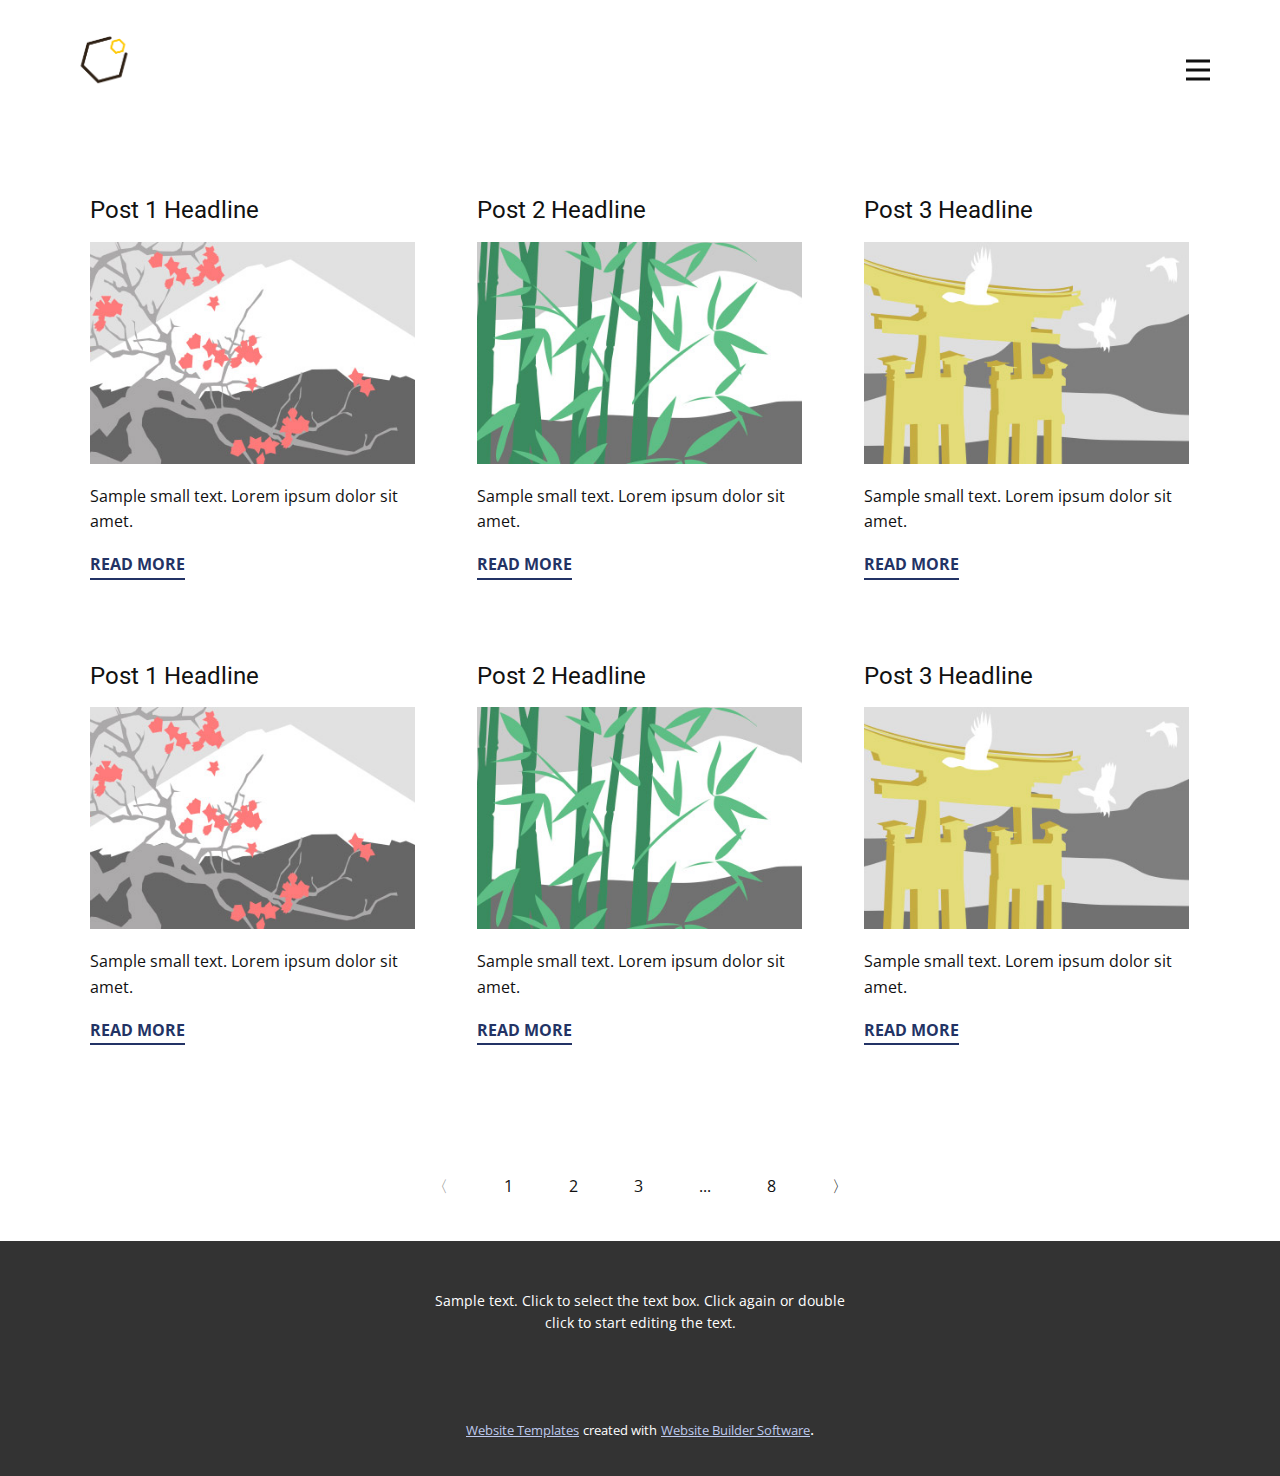
<file: blog/blog.html>
<html style="font-size: 16px;"><head>
    <meta name="viewport" content="width=device-width, initial-scale=1.0">
    <meta charset="utf-8">
    <meta name="keywords" content="">
    <meta name="description" content="">
    <meta name="page_type" content="np-template-header-footer-from-plugin">
    <title>Blog Template</title>
    <link rel="stylesheet" href="../nicepage.css" media="screen">
<link rel="stylesheet" href="../Blog-Template.css" media="screen">
    <script class="u-script" type="text/javascript" src="../jquery.js" defer=""></script>
    <script class="u-script" type="text/javascript" src="../nicepage.js" defer=""></script>
    <meta name="generator" content="Nicepage 3.4.1, nicepage.com">
    <link id="u-theme-google-font" rel="stylesheet" href="https://fonts.googleapis.com/css?family=Roboto:100,100i,300,300i,400,400i,500,500i,700,700i,900,900i|Open+Sans:300,300i,400,400i,600,600i,700,700i,800,800i">
    
    
    
    <script type="application/ld+json">{
		"@context": "http://schema.org",
		"@type": "Organization",
		"name": "",
		"url": "index.html",
		"logo": "images/Instagram02.png"
}</script>
    <meta property="og:title" content="Blog Template">
    <meta property="og:type" content="website">
    <meta name="theme-color" content="#233365">
    <link rel="canonical" href="../index.html">
    <meta property="og:url" content="index.html">
  </head>
  <body class="u-body"><header class="u-clearfix u-header u-header" id="sec-4ca3"><div class="u-clearfix u-sheet u-valign-middle u-sheet-1">
        <a href="https://nicepage.com" class="u-image u-logo u-image-1">
          <img src="../images/Instagram02.png" class="u-logo-image u-logo-image-1" data-image-width="64">
        </a>
        <nav class="u-menu u-menu-dropdown u-offcanvas u-menu-1" data-responsive-from="XL">
          <div class="menu-collapse" style="font-size: 1rem; letter-spacing: 0px;" wfd-invisible="true">
            <a class="u-button-style u-custom-left-right-menu-spacing u-custom-padding-bottom u-custom-top-bottom-menu-spacing u-nav-link u-text-active-palette-1-base u-text-hover-palette-2-base" href="#">
              <svg><use xmlns:xlink="http://www.w3.org/1999/xlink" xlink:href="#menu-hamburger"></use></svg>
              <svg version="1.1" xmlns="http://www.w3.org/2000/svg" xmlns:xlink="http://www.w3.org/1999/xlink"><defs><symbol id="menu-hamburger" viewBox="0 0 16 16" style="width: 16px; height: 16px;"><rect y="1" width="16" height="2"></rect><rect y="7" width="16" height="2"></rect><rect y="13" width="16" height="2"></rect>
</symbol>
</defs></svg>
            </a>
          </div>
          <div class="u-custom-menu u-nav-container">
            <ul class="u-nav u-unstyled u-nav-1"><li class="u-nav-item"><a class="u-button-style u-nav-link u-text-active-palette-1-base u-text-hover-palette-2-base" href="../Home.html" style="padding: 10px 20px;">Home</a>
</li><li class="u-nav-item"><a class="u-button-style u-nav-link u-text-active-palette-1-base u-text-hover-palette-2-base" href="../Page-1.html" style="padding: 10px 20px;">Page 1</a>
</li><li class="u-nav-item"><a class="u-button-style u-nav-link u-text-active-palette-1-base u-text-hover-palette-2-base" href="" style="padding: 10px 20px;">Page 1</a>
</li></ul>
          </div>
          <div class="u-custom-menu u-nav-container-collapse" wfd-invisible="true">
            <div class="u-black u-container-style u-inner-container-layout u-opacity u-opacity-95 u-sidenav">
              <div class="u-sidenav-overflow">
                <div class="u-menu-close"></div>
                <ul class="u-align-center u-nav u-popupmenu-items u-unstyled u-nav-2"><li class="u-nav-item"><a class="u-button-style u-nav-link" href="../Home.html" style="padding: 10px 20px;">Home</a>
</li></ul>
              </div>
            </div>
            <div class="u-black u-menu-overlay u-opacity u-opacity-70"></div>
          </div>
        </nav>
      </div></header>
    <section class="u-clearfix u-section-1" id="sec-f7d4">
      <div class="u-clearfix u-sheet u-valign-middle u-sheet-1"><!--blog--><!--blog_options_json--><!--{"type":"Recent","source":"","tags":"","count":3}--><!--/blog_options_json-->
        <div class="u-blog u-repeater u-repeater-1"><!--blog_post-->
          <div class="u-align-left-lg u-align-left-md u-align-left-sm u-align-left-xs u-blog-post u-repeater-item u-white u-repeater-item-1">
            <div class="u-container-layout u-similar-container u-valign-top u-container-layout-1"><!--blog_post_header-->
              <h4 class="u-blog-control u-text u-text-1">
                <a class="u-post-header-link" href="../blog/post.html"><!--blog_post_header_content-->Post 1 Headline<!--/blog_post_header_content--></a>
              </h4><!--/blog_post_header--><!--blog_post_image-->
              <a class="u-post-header-link" href="../blog/post.html"><img alt="" class="u-blog-control u-image u-image-default u-image-1" src="../images/1.jpeg"></a><!--/blog_post_image--><!--blog_post_content-->
              <div class="u-blog-control u-post-content u-text u-text-2 fr-view">Sample small text. Lorem ipsum dolor sit amet.</div><!--/blog_post_content--><!--blog_post_readmore-->
              <a href="../blog/post.html" class="u-blog-control u-border-2 u-border-palette-1-base u-btn u-btn-rectangle u-button-style u-none u-btn-1"><!--blog_post_readmore_content-->Read More<!--/blog_post_readmore_content--></a><!--/blog_post_readmore-->
            </div>
          </div><div class="u-align-left-lg u-align-left-md u-align-left-sm u-align-left-xs u-blog-post u-repeater-item u-video-cover u-white u-repeater-item-2">
            <div class="u-container-layout u-similar-container u-valign-top u-container-layout-2"><!--blog_post_header-->
              <h4 class="u-blog-control u-text u-text-3">
                <a class="u-post-header-link" href="../blog/post-1.html"><!--blog_post_header_content-->Post 2 Headline<!--/blog_post_header_content--></a>
              </h4><!--/blog_post_header--><!--blog_post_image-->
              <a class="u-post-header-link" href="../blog/post-1.html"><img alt="" class="u-blog-control u-image u-image-default u-image-2" src="../images/2.jpeg"></a><!--/blog_post_image--><!--blog_post_content-->
              <div class="u-blog-control u-post-content u-text u-text-4 fr-view">Sample small text. Lorem ipsum dolor sit amet.</div><!--/blog_post_content--><!--blog_post_readmore-->
              <a href="../blog/post-1.html" class="u-blog-control u-border-2 u-border-palette-1-base u-btn u-btn-rectangle u-button-style u-none u-btn-2"><!--blog_post_readmore_content-->Read More<!--/blog_post_readmore_content--></a><!--/blog_post_readmore-->
            </div>
          </div><div class="u-align-left-lg u-align-left-md u-align-left-sm u-align-left-xs u-blog-post u-repeater-item u-video-cover u-white u-repeater-item-3">
            <div class="u-container-layout u-similar-container u-valign-top u-container-layout-3"><!--blog_post_header-->
              <h4 class="u-blog-control u-text u-text-5">
                <a class="u-post-header-link" href="../blog/post-2.html"><!--blog_post_header_content-->Post 3 Headline<!--/blog_post_header_content--></a>
              </h4><!--/blog_post_header--><!--blog_post_image-->
              <a class="u-post-header-link" href="../blog/post-2.html"><img alt="" class="u-blog-control u-image u-image-default u-image-3" src="../images/3.jpeg"></a><!--/blog_post_image--><!--blog_post_content-->
              <div class="u-blog-control u-post-content u-text u-text-6 fr-view">Sample small text. Lorem ipsum dolor sit amet.</div><!--/blog_post_content--><!--blog_post_readmore-->
              <a href="../blog/post-2.html" class="u-blog-control u-border-2 u-border-palette-1-base u-btn u-btn-rectangle u-button-style u-none u-btn-3"><!--blog_post_readmore_content-->Read More<!--/blog_post_readmore_content--></a><!--/blog_post_readmore-->
            </div>
          </div><div class="u-align-left-lg u-align-left-md u-align-left-sm u-align-left-xs u-blog-post u-repeater-item u-white u-repeater-item-1">
            <div class="u-container-layout u-similar-container u-valign-top u-container-layout-1"><!--blog_post_header-->
              <h4 class="u-blog-control u-text u-text-1">
                <a class="u-post-header-link" href="../blog/post-3.html"><!--blog_post_header_content-->Post 1 Headline<!--/blog_post_header_content--></a>
              </h4><!--/blog_post_header--><!--blog_post_image-->
              <a class="u-post-header-link" href="../blog/post-3.html"><img alt="" class="u-blog-control u-image u-image-default u-image-1" src="../images/1.jpeg"></a><!--/blog_post_image--><!--blog_post_content-->
              <div class="u-blog-control u-post-content u-text u-text-2 fr-view">Sample small text. Lorem ipsum dolor sit amet.</div><!--/blog_post_content--><!--blog_post_readmore-->
              <a href="../blog/post-3.html" class="u-blog-control u-border-2 u-border-palette-1-base u-btn u-btn-rectangle u-button-style u-none u-btn-1"><!--blog_post_readmore_content-->Read More<!--/blog_post_readmore_content--></a><!--/blog_post_readmore-->
            </div>
          </div><div class="u-align-left-lg u-align-left-md u-align-left-sm u-align-left-xs u-blog-post u-repeater-item u-video-cover u-white u-repeater-item-2">
            <div class="u-container-layout u-similar-container u-valign-top u-container-layout-2"><!--blog_post_header-->
              <h4 class="u-blog-control u-text u-text-3">
                <a class="u-post-header-link" href="../blog/post-4.html"><!--blog_post_header_content-->Post 2 Headline<!--/blog_post_header_content--></a>
              </h4><!--/blog_post_header--><!--blog_post_image-->
              <a class="u-post-header-link" href="../blog/post-4.html"><img alt="" class="u-blog-control u-image u-image-default u-image-2" src="../images/2.jpeg"></a><!--/blog_post_image--><!--blog_post_content-->
              <div class="u-blog-control u-post-content u-text u-text-4 fr-view">Sample small text. Lorem ipsum dolor sit amet.</div><!--/blog_post_content--><!--blog_post_readmore-->
              <a href="../blog/post-4.html" class="u-blog-control u-border-2 u-border-palette-1-base u-btn u-btn-rectangle u-button-style u-none u-btn-2"><!--blog_post_readmore_content-->Read More<!--/blog_post_readmore_content--></a><!--/blog_post_readmore-->
            </div>
          </div><div class="u-align-left-lg u-align-left-md u-align-left-sm u-align-left-xs u-blog-post u-repeater-item u-video-cover u-white u-repeater-item-3">
            <div class="u-container-layout u-similar-container u-valign-top u-container-layout-3"><!--blog_post_header-->
              <h4 class="u-blog-control u-text u-text-5">
                <a class="u-post-header-link" href="../blog/post-5.html"><!--blog_post_header_content-->Post 3 Headline<!--/blog_post_header_content--></a>
              </h4><!--/blog_post_header--><!--blog_post_image-->
              <a class="u-post-header-link" href="../blog/post-5.html"><img alt="" class="u-blog-control u-image u-image-default u-image-3" src="../images/3.jpeg"></a><!--/blog_post_image--><!--blog_post_content-->
              <div class="u-blog-control u-post-content u-text u-text-6 fr-view">Sample small text. Lorem ipsum dolor sit amet.</div><!--/blog_post_content--><!--blog_post_readmore-->
              <a href="../blog/post-5.html" class="u-blog-control u-border-2 u-border-palette-1-base u-btn u-btn-rectangle u-button-style u-none u-btn-3"><!--blog_post_readmore_content-->Read More<!--/blog_post_readmore_content--></a><!--/blog_post_readmore-->
            </div>
          </div><!--/blog_post--><!--blog_post-->
          <!--/blog_post--><!--blog_post-->
          <!--/blog_post-->
        </div><!--/blog-->
      </div>
    </section>
    <section class="u-clearfix u-section-2" id="sec-4e44">
      <div class="u-clearfix u-sheet u-sheet-1">
        <ul class="responsive-style1 u-pagination u-unstyled u-pagination-1">
          <li class="disabled prev u-nav-item u-pagination-item">
            <a class="u-button-style u-nav-link" href="#" style="padding: 16px 28px;">〈</a>
          </li>
          <li class="active u-nav-item u-pagination-item">
            <a class="u-button-style u-nav-link" href="#" style="padding: 16px 28px;">1</a>
          </li>
          <li class="u-nav-item u-pagination-item">
            <a class="u-button-style u-nav-link" href="#" style="padding: 16px 28px;">2</a>
          </li>
          <li class="u-nav-item u-pagination-item">
            <a class="u-button-style u-nav-link" href="#" style="padding: 16px 28px;">3</a>
          </li>
          <li class="u-nav-item u-pagination-item u-pagination-separator">
            <a class="u-button-style u-nav-link" href="#" style="padding: 16px 28px;">...</a>
          </li>
          <li class="u-nav-item u-pagination-item">
            <a class="u-button-style u-nav-link" href="#" style="padding: 16px 28px;">8</a>
          </li>
          <li class="next u-nav-item u-pagination-item">
            <a class="u-button-style u-nav-link" href="#" style="padding: 16px 28px;">〉</a>
          </li>
        </ul>
      </div>
    </section>
    
    
    <footer class="u-align-center u-clearfix u-footer u-grey-80 u-footer" id="sec-3c77"><div class="u-clearfix u-sheet u-sheet-1">
        <p class="u-small-text u-text u-text-variant u-text-1">Sample text. Click to select the text box. Click again or double click to start editing the text.</p>
      </div></footer>
    <section class="u-backlink u-clearfix u-grey-80">
      <a class="u-link" href="https://nicepage.com/website-templates" target="_blank">
        <span>Website Templates</span>
      </a>
      <p class="u-text">
        <span>created with</span>
      </p>
      <a class="u-link" href="https://nicepage.com/" target="_blank">
        <span>Website Builder Software</span>
      </a>. 
    </section>
  
</body></html>
</file>
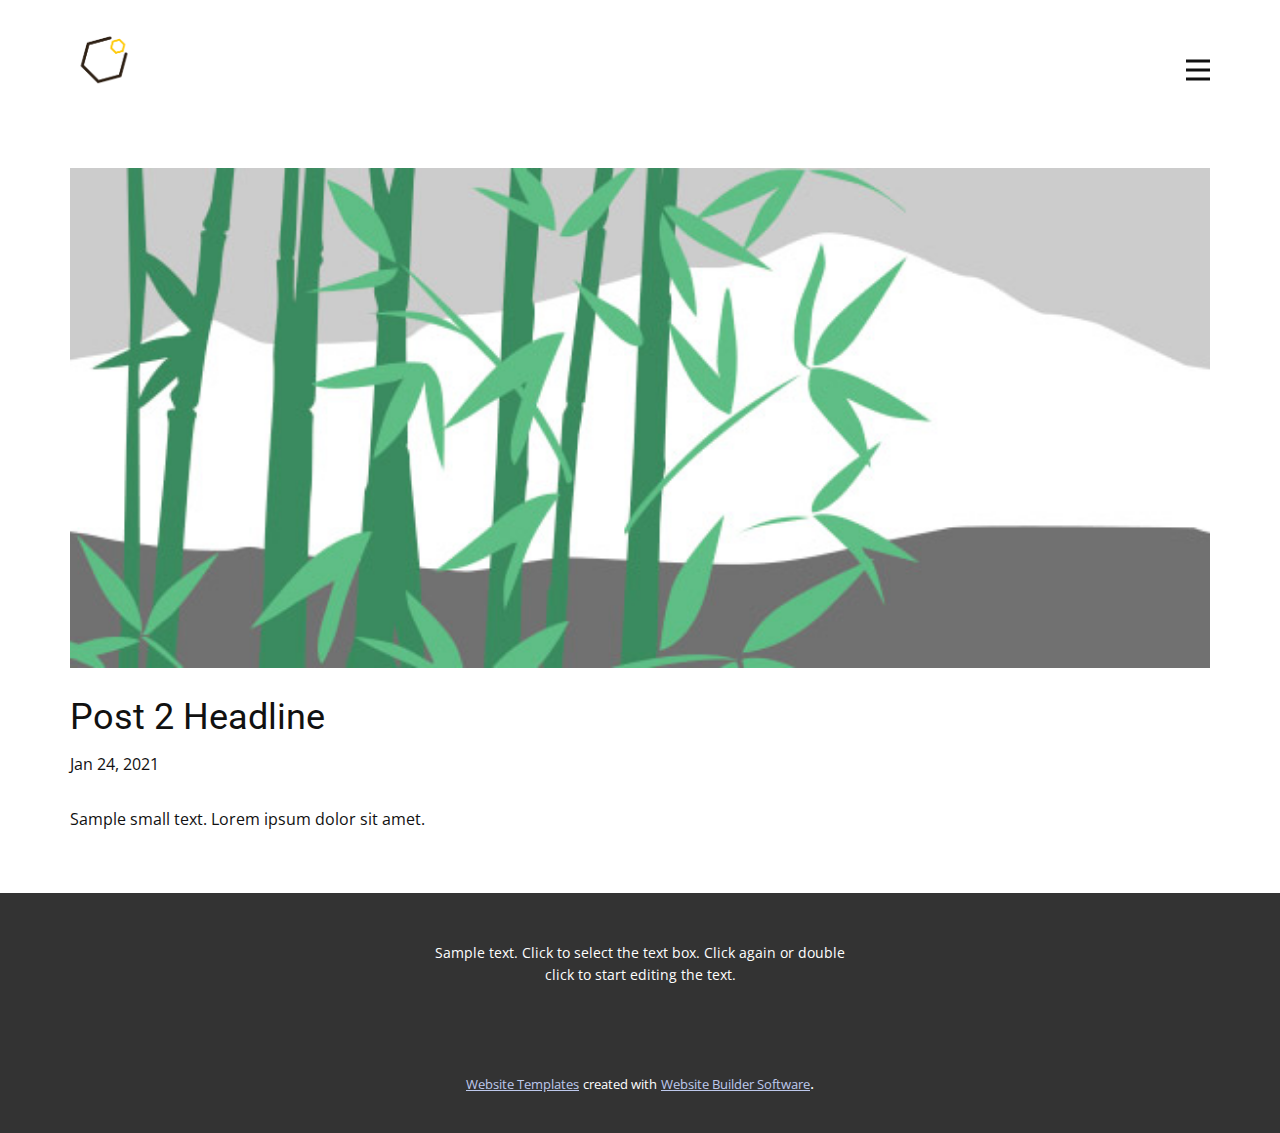
<file: blog/post-1.html>
<!doctype html>
<html style="font-size: 16px;"><head>
    <meta name="viewport" content="width=device-width, initial-scale=1.0">
    <meta charset="utf-8">
    <meta name="keywords" content="Blog Post 1">
    <meta name="description" content="">
    <meta name="page_type" content="np-template-header-footer-from-plugin">
    <title>Post 2 Headline</title>
    <link rel="stylesheet" href="../nicepage.css" media="screen">
<link rel="stylesheet" href="../Post-Template.css" media="screen">
    <script class="u-script" type="text/javascript" src="../jquery.js" defer=""></script>
    <script class="u-script" type="text/javascript" src="../nicepage.js" defer=""></script>
    <meta name="generator" content="Nicepage 3.4.1, nicepage.com">
    <link id="u-theme-google-font" rel="stylesheet" href="https://fonts.googleapis.com/css?family=Roboto:100,100i,300,300i,400,400i,500,500i,700,700i,900,900i|Open+Sans:300,300i,400,400i,600,600i,700,700i,800,800i">
    
    
    <script type="application/ld+json">{
		"@context": "http://schema.org",
		"@type": "Organization",
		"name": "",
		"url": "index.html",
		"logo": "images/Instagram02.png"
}</script>
    <meta property="og:title" content="Post Template">
    <meta property="og:type" content="website">
    <meta name="theme-color" content="#233365">
    <link rel="canonical" href="../index.html">
    <meta property="og:url" content="index.html">
  </head>
  <body class="u-body"><header class="u-clearfix u-header u-header" id="sec-4ca3"><div class="u-clearfix u-sheet u-valign-middle u-sheet-1">
        <a href="https://nicepage.com" class="u-image u-logo u-image-1">
          <img src="../images/Instagram02.png" class="u-logo-image u-logo-image-1" data-image-width="64">
        </a>
        <nav class="u-menu u-menu-dropdown u-offcanvas u-menu-1" data-responsive-from="XL">
          <div class="menu-collapse" style="font-size: 1rem; letter-spacing: 0px;" wfd-invisible="true">
            <a class="u-button-style u-custom-left-right-menu-spacing u-custom-padding-bottom u-custom-top-bottom-menu-spacing u-nav-link u-text-active-palette-1-base u-text-hover-palette-2-base" href="#">
              <svg><use xmlns:xlink="http://www.w3.org/1999/xlink" xlink:href="#menu-hamburger"></use></svg>
              <svg version="1.1" xmlns="http://www.w3.org/2000/svg" xmlns:xlink="http://www.w3.org/1999/xlink"><defs><symbol id="menu-hamburger" viewBox="0 0 16 16" style="width: 16px; height: 16px;"><rect y="1" width="16" height="2"></rect><rect y="7" width="16" height="2"></rect><rect y="13" width="16" height="2"></rect>
</symbol>
</defs></svg>
            </a>
          </div>
          <div class="u-custom-menu u-nav-container">
            <ul class="u-nav u-unstyled u-nav-1"><li class="u-nav-item"><a class="u-button-style u-nav-link u-text-active-palette-1-base u-text-hover-palette-2-base" href="../Home.html" style="padding: 10px 20px;">Home</a>
</li><li class="u-nav-item"><a class="u-button-style u-nav-link u-text-active-palette-1-base u-text-hover-palette-2-base" href="../Page-1.html" style="padding: 10px 20px;">Page 1</a>
</li><li class="u-nav-item"><a class="u-button-style u-nav-link u-text-active-palette-1-base u-text-hover-palette-2-base" href="" style="padding: 10px 20px;">Page 1</a>
</li></ul>
          </div>
          <div class="u-custom-menu u-nav-container-collapse" wfd-invisible="true">
            <div class="u-black u-container-style u-inner-container-layout u-opacity u-opacity-95 u-sidenav">
              <div class="u-sidenav-overflow">
                <div class="u-menu-close"></div>
                <ul class="u-align-center u-nav u-popupmenu-items u-unstyled u-nav-2"><li class="u-nav-item"><a class="u-button-style u-nav-link" href="../Home.html" style="padding: 10px 20px;">Home</a>
</li></ul>
              </div>
            </div>
            <div class="u-black u-menu-overlay u-opacity u-opacity-70"></div>
          </div>
        </nav>
      </div></header>
    <section class="u-clearfix u-section-1" id="sec-1e1a">
      <div class="u-clearfix u-sheet u-sheet-1">
        <img src="../images/2.jpeg" alt="" class="u-blog-control u-expanded-width u-image u-image-default u-image-1" data-image-width="1080" data-image-height="1080">
        <h2 class="u-blog-control u-custom-font u-expanded-width u-heading-font u-text u-text-1">Post 2 Headline</h2>
        <div class="u-metadata u-metadata-1">
          <span class="u-meta-date u-meta-icon">Jan 24, 2021</span>
          
          
        </div>
        <div class="u-blog-control u-expanded-width-sm u-expanded-width-xl u-expanded-width-xs u-post-content u-text u-text-2 fr-view">
  Sample small text. Lorem ipsum dolor sit amet.
  </div>
      </div>
    </section>
    
    
    <footer class="u-align-center u-clearfix u-footer u-grey-80 u-footer" id="sec-3c77"><div class="u-clearfix u-sheet u-sheet-1">
        <p class="u-small-text u-text u-text-variant u-text-1">Sample text. Click to select the text box. Click again or double click to start editing the text.</p>
      </div></footer>
    <section class="u-backlink u-clearfix u-grey-80">
      <a class="u-link" href="https://nicepage.com/website-templates" target="_blank">
        <span>Website Templates</span>
      </a>
      <p class="u-text">
        <span>created with</span>
      </p>
      <a class="u-link" href="https://nicepage.com/" target="_blank">
        <span>Website Builder Software</span>
      </a>. 
    </section>
  
</body></html>
</file>
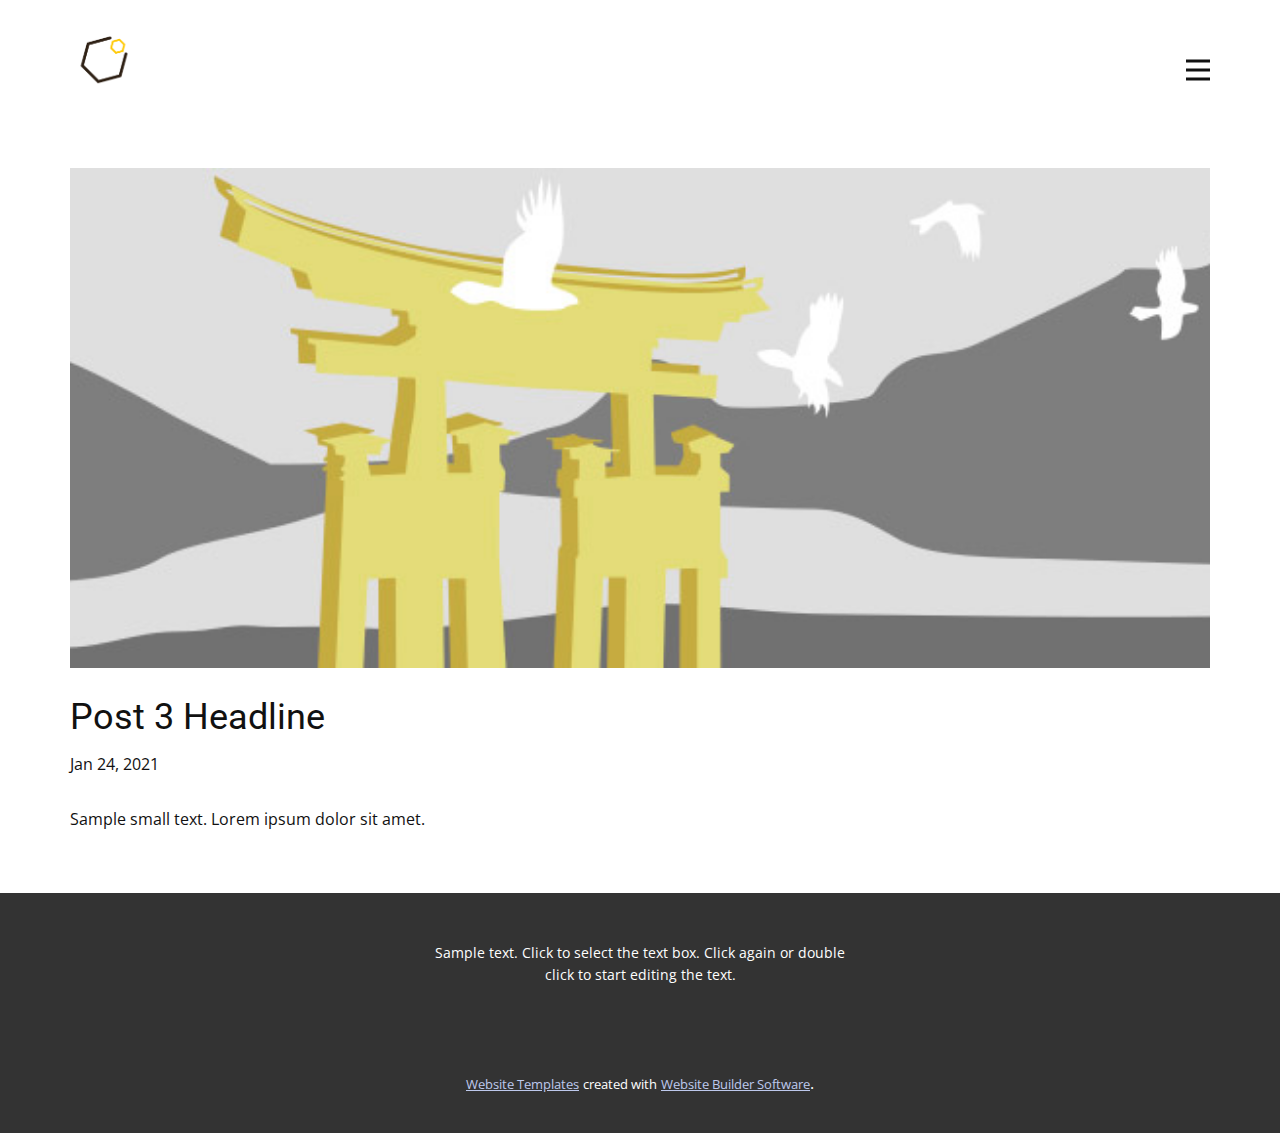
<file: blog/post-2.html>
<!doctype html>
<html style="font-size: 16px;"><head>
    <meta name="viewport" content="width=device-width, initial-scale=1.0">
    <meta charset="utf-8">
    <meta name="keywords" content="Blog Post 1">
    <meta name="description" content="">
    <meta name="page_type" content="np-template-header-footer-from-plugin">
    <title>Post 3 Headline</title>
    <link rel="stylesheet" href="../nicepage.css" media="screen">
<link rel="stylesheet" href="../Post-Template.css" media="screen">
    <script class="u-script" type="text/javascript" src="../jquery.js" defer=""></script>
    <script class="u-script" type="text/javascript" src="../nicepage.js" defer=""></script>
    <meta name="generator" content="Nicepage 3.4.1, nicepage.com">
    <link id="u-theme-google-font" rel="stylesheet" href="https://fonts.googleapis.com/css?family=Roboto:100,100i,300,300i,400,400i,500,500i,700,700i,900,900i|Open+Sans:300,300i,400,400i,600,600i,700,700i,800,800i">
    
    
    <script type="application/ld+json">{
		"@context": "http://schema.org",
		"@type": "Organization",
		"name": "",
		"url": "index.html",
		"logo": "images/Instagram02.png"
}</script>
    <meta property="og:title" content="Post Template">
    <meta property="og:type" content="website">
    <meta name="theme-color" content="#233365">
    <link rel="canonical" href="../index.html">
    <meta property="og:url" content="index.html">
  </head>
  <body class="u-body"><header class="u-clearfix u-header u-header" id="sec-4ca3"><div class="u-clearfix u-sheet u-valign-middle u-sheet-1">
        <a href="https://nicepage.com" class="u-image u-logo u-image-1">
          <img src="../images/Instagram02.png" class="u-logo-image u-logo-image-1" data-image-width="64">
        </a>
        <nav class="u-menu u-menu-dropdown u-offcanvas u-menu-1" data-responsive-from="XL">
          <div class="menu-collapse" style="font-size: 1rem; letter-spacing: 0px;" wfd-invisible="true">
            <a class="u-button-style u-custom-left-right-menu-spacing u-custom-padding-bottom u-custom-top-bottom-menu-spacing u-nav-link u-text-active-palette-1-base u-text-hover-palette-2-base" href="#">
              <svg><use xmlns:xlink="http://www.w3.org/1999/xlink" xlink:href="#menu-hamburger"></use></svg>
              <svg version="1.1" xmlns="http://www.w3.org/2000/svg" xmlns:xlink="http://www.w3.org/1999/xlink"><defs><symbol id="menu-hamburger" viewBox="0 0 16 16" style="width: 16px; height: 16px;"><rect y="1" width="16" height="2"></rect><rect y="7" width="16" height="2"></rect><rect y="13" width="16" height="2"></rect>
</symbol>
</defs></svg>
            </a>
          </div>
          <div class="u-custom-menu u-nav-container">
            <ul class="u-nav u-unstyled u-nav-1"><li class="u-nav-item"><a class="u-button-style u-nav-link u-text-active-palette-1-base u-text-hover-palette-2-base" href="../Home.html" style="padding: 10px 20px;">Home</a>
</li><li class="u-nav-item"><a class="u-button-style u-nav-link u-text-active-palette-1-base u-text-hover-palette-2-base" href="../Page-1.html" style="padding: 10px 20px;">Page 1</a>
</li><li class="u-nav-item"><a class="u-button-style u-nav-link u-text-active-palette-1-base u-text-hover-palette-2-base" href="" style="padding: 10px 20px;">Page 1</a>
</li></ul>
          </div>
          <div class="u-custom-menu u-nav-container-collapse" wfd-invisible="true">
            <div class="u-black u-container-style u-inner-container-layout u-opacity u-opacity-95 u-sidenav">
              <div class="u-sidenav-overflow">
                <div class="u-menu-close"></div>
                <ul class="u-align-center u-nav u-popupmenu-items u-unstyled u-nav-2"><li class="u-nav-item"><a class="u-button-style u-nav-link" href="../Home.html" style="padding: 10px 20px;">Home</a>
</li></ul>
              </div>
            </div>
            <div class="u-black u-menu-overlay u-opacity u-opacity-70"></div>
          </div>
        </nav>
      </div></header>
    <section class="u-clearfix u-section-1" id="sec-1e1a">
      <div class="u-clearfix u-sheet u-sheet-1">
        <img src="../images/3.jpeg" alt="" class="u-blog-control u-expanded-width u-image u-image-default u-image-1" data-image-width="1080" data-image-height="1080">
        <h2 class="u-blog-control u-custom-font u-expanded-width u-heading-font u-text u-text-1">Post 3 Headline</h2>
        <div class="u-metadata u-metadata-1">
          <span class="u-meta-date u-meta-icon">Jan 24, 2021</span>
          
          
        </div>
        <div class="u-blog-control u-expanded-width-sm u-expanded-width-xl u-expanded-width-xs u-post-content u-text u-text-2 fr-view">
  Sample small text. Lorem ipsum dolor sit amet.
  </div>
      </div>
    </section>
    
    
    <footer class="u-align-center u-clearfix u-footer u-grey-80 u-footer" id="sec-3c77"><div class="u-clearfix u-sheet u-sheet-1">
        <p class="u-small-text u-text u-text-variant u-text-1">Sample text. Click to select the text box. Click again or double click to start editing the text.</p>
      </div></footer>
    <section class="u-backlink u-clearfix u-grey-80">
      <a class="u-link" href="https://nicepage.com/website-templates" target="_blank">
        <span>Website Templates</span>
      </a>
      <p class="u-text">
        <span>created with</span>
      </p>
      <a class="u-link" href="https://nicepage.com/" target="_blank">
        <span>Website Builder Software</span>
      </a>. 
    </section>
  
</body></html>
</file>
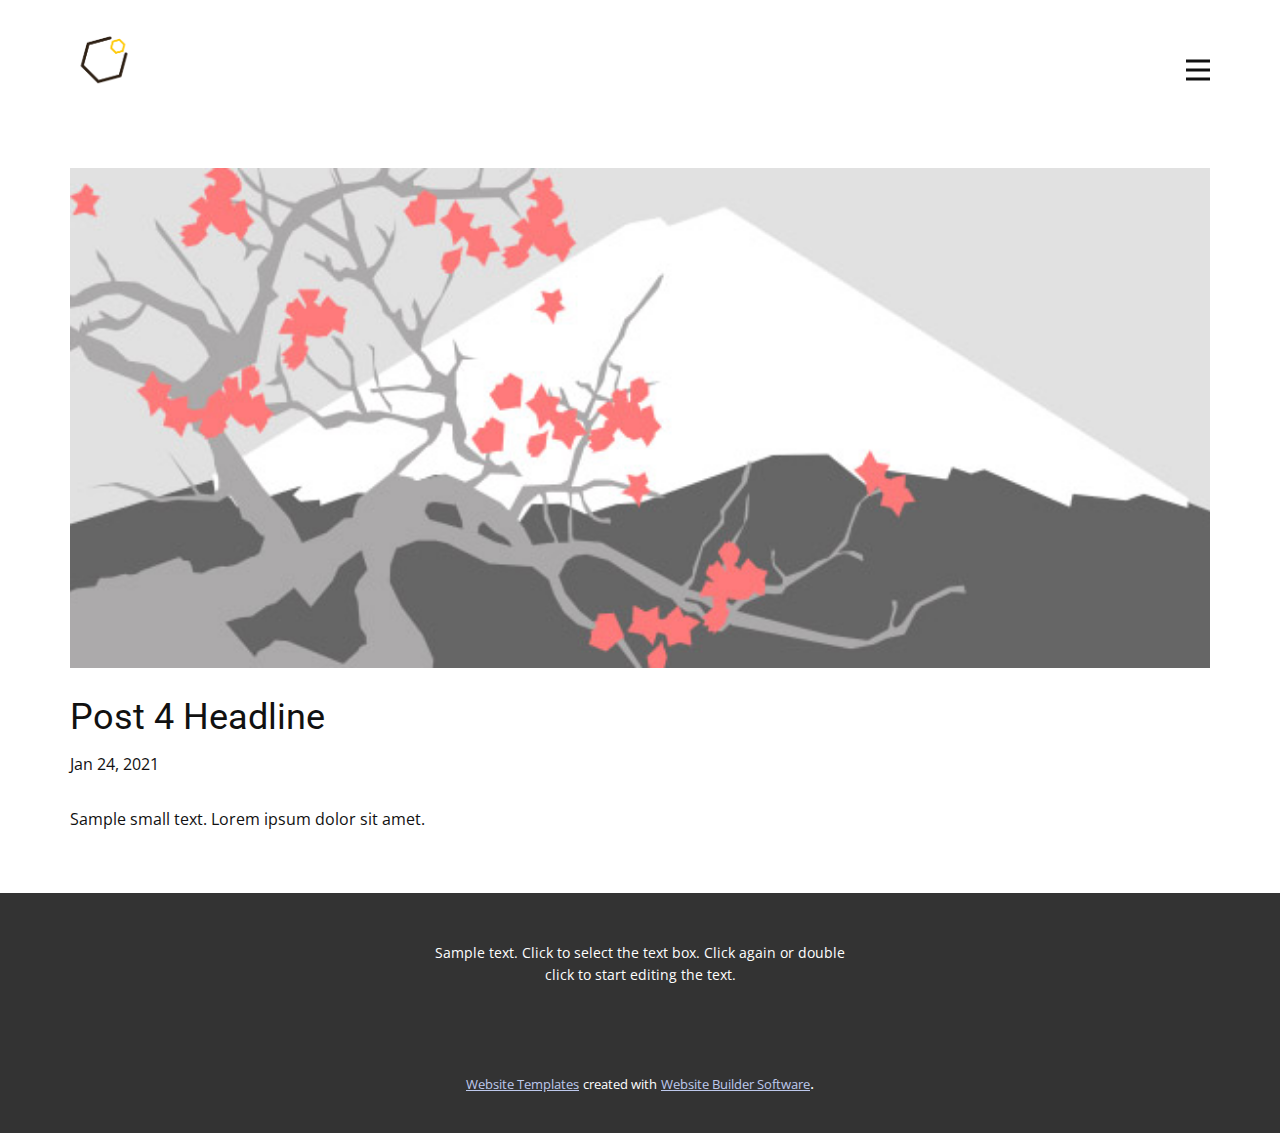
<file: blog/post-3.html>
<!doctype html>
<html style="font-size: 16px;"><head>
    <meta name="viewport" content="width=device-width, initial-scale=1.0">
    <meta charset="utf-8">
    <meta name="keywords" content="Blog Post 1">
    <meta name="description" content="">
    <meta name="page_type" content="np-template-header-footer-from-plugin">
    <title>Post 4 Headline</title>
    <link rel="stylesheet" href="../nicepage.css" media="screen">
<link rel="stylesheet" href="../Post-Template.css" media="screen">
    <script class="u-script" type="text/javascript" src="../jquery.js" defer=""></script>
    <script class="u-script" type="text/javascript" src="../nicepage.js" defer=""></script>
    <meta name="generator" content="Nicepage 3.4.1, nicepage.com">
    <link id="u-theme-google-font" rel="stylesheet" href="https://fonts.googleapis.com/css?family=Roboto:100,100i,300,300i,400,400i,500,500i,700,700i,900,900i|Open+Sans:300,300i,400,400i,600,600i,700,700i,800,800i">
    
    
    <script type="application/ld+json">{
		"@context": "http://schema.org",
		"@type": "Organization",
		"name": "",
		"url": "index.html",
		"logo": "images/Instagram02.png"
}</script>
    <meta property="og:title" content="Post Template">
    <meta property="og:type" content="website">
    <meta name="theme-color" content="#233365">
    <link rel="canonical" href="../index.html">
    <meta property="og:url" content="index.html">
  </head>
  <body class="u-body"><header class="u-clearfix u-header u-header" id="sec-4ca3"><div class="u-clearfix u-sheet u-valign-middle u-sheet-1">
        <a href="https://nicepage.com" class="u-image u-logo u-image-1">
          <img src="../images/Instagram02.png" class="u-logo-image u-logo-image-1" data-image-width="64">
        </a>
        <nav class="u-menu u-menu-dropdown u-offcanvas u-menu-1" data-responsive-from="XL">
          <div class="menu-collapse" style="font-size: 1rem; letter-spacing: 0px;" wfd-invisible="true">
            <a class="u-button-style u-custom-left-right-menu-spacing u-custom-padding-bottom u-custom-top-bottom-menu-spacing u-nav-link u-text-active-palette-1-base u-text-hover-palette-2-base" href="#">
              <svg><use xmlns:xlink="http://www.w3.org/1999/xlink" xlink:href="#menu-hamburger"></use></svg>
              <svg version="1.1" xmlns="http://www.w3.org/2000/svg" xmlns:xlink="http://www.w3.org/1999/xlink"><defs><symbol id="menu-hamburger" viewBox="0 0 16 16" style="width: 16px; height: 16px;"><rect y="1" width="16" height="2"></rect><rect y="7" width="16" height="2"></rect><rect y="13" width="16" height="2"></rect>
</symbol>
</defs></svg>
            </a>
          </div>
          <div class="u-custom-menu u-nav-container">
            <ul class="u-nav u-unstyled u-nav-1"><li class="u-nav-item"><a class="u-button-style u-nav-link u-text-active-palette-1-base u-text-hover-palette-2-base" href="../Home.html" style="padding: 10px 20px;">Home</a>
</li><li class="u-nav-item"><a class="u-button-style u-nav-link u-text-active-palette-1-base u-text-hover-palette-2-base" href="../Page-1.html" style="padding: 10px 20px;">Page 1</a>
</li><li class="u-nav-item"><a class="u-button-style u-nav-link u-text-active-palette-1-base u-text-hover-palette-2-base" href="" style="padding: 10px 20px;">Page 1</a>
</li></ul>
          </div>
          <div class="u-custom-menu u-nav-container-collapse" wfd-invisible="true">
            <div class="u-black u-container-style u-inner-container-layout u-opacity u-opacity-95 u-sidenav">
              <div class="u-sidenav-overflow">
                <div class="u-menu-close"></div>
                <ul class="u-align-center u-nav u-popupmenu-items u-unstyled u-nav-2"><li class="u-nav-item"><a class="u-button-style u-nav-link" href="../Home.html" style="padding: 10px 20px;">Home</a>
</li></ul>
              </div>
            </div>
            <div class="u-black u-menu-overlay u-opacity u-opacity-70"></div>
          </div>
        </nav>
      </div></header>
    <section class="u-clearfix u-section-1" id="sec-1e1a">
      <div class="u-clearfix u-sheet u-sheet-1">
        <img src="../images/1.jpeg" alt="" class="u-blog-control u-expanded-width u-image u-image-default u-image-1" data-image-width="1080" data-image-height="1080">
        <h2 class="u-blog-control u-custom-font u-expanded-width u-heading-font u-text u-text-1">Post 4 Headline</h2>
        <div class="u-metadata u-metadata-1">
          <span class="u-meta-date u-meta-icon">Jan 24, 2021</span>
          
          
        </div>
        <div class="u-blog-control u-expanded-width-sm u-expanded-width-xl u-expanded-width-xs u-post-content u-text u-text-2 fr-view">
  Sample small text. Lorem ipsum dolor sit amet.
  </div>
      </div>
    </section>
    
    
    <footer class="u-align-center u-clearfix u-footer u-grey-80 u-footer" id="sec-3c77"><div class="u-clearfix u-sheet u-sheet-1">
        <p class="u-small-text u-text u-text-variant u-text-1">Sample text. Click to select the text box. Click again or double click to start editing the text.</p>
      </div></footer>
    <section class="u-backlink u-clearfix u-grey-80">
      <a class="u-link" href="https://nicepage.com/website-templates" target="_blank">
        <span>Website Templates</span>
      </a>
      <p class="u-text">
        <span>created with</span>
      </p>
      <a class="u-link" href="https://nicepage.com/" target="_blank">
        <span>Website Builder Software</span>
      </a>. 
    </section>
  
</body></html>
</file>
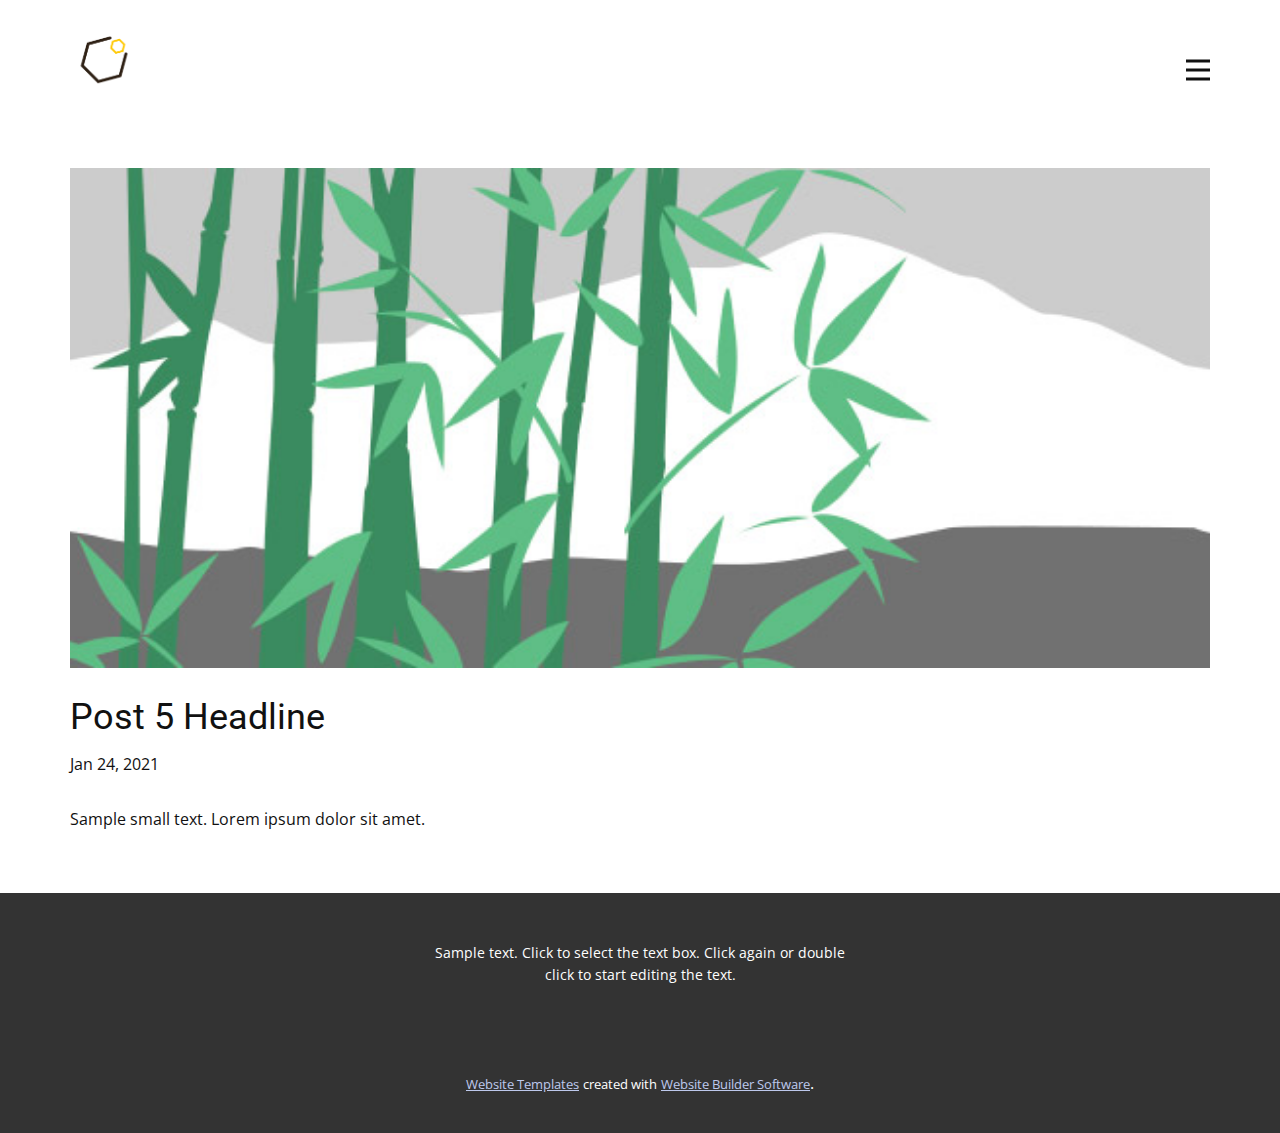
<file: blog/post-4.html>
<!doctype html>
<html style="font-size: 16px;"><head>
    <meta name="viewport" content="width=device-width, initial-scale=1.0">
    <meta charset="utf-8">
    <meta name="keywords" content="Blog Post 1">
    <meta name="description" content="">
    <meta name="page_type" content="np-template-header-footer-from-plugin">
    <title>Post 5 Headline</title>
    <link rel="stylesheet" href="../nicepage.css" media="screen">
<link rel="stylesheet" href="../Post-Template.css" media="screen">
    <script class="u-script" type="text/javascript" src="../jquery.js" defer=""></script>
    <script class="u-script" type="text/javascript" src="../nicepage.js" defer=""></script>
    <meta name="generator" content="Nicepage 3.4.1, nicepage.com">
    <link id="u-theme-google-font" rel="stylesheet" href="https://fonts.googleapis.com/css?family=Roboto:100,100i,300,300i,400,400i,500,500i,700,700i,900,900i|Open+Sans:300,300i,400,400i,600,600i,700,700i,800,800i">
    
    
    <script type="application/ld+json">{
		"@context": "http://schema.org",
		"@type": "Organization",
		"name": "",
		"url": "index.html",
		"logo": "images/Instagram02.png"
}</script>
    <meta property="og:title" content="Post Template">
    <meta property="og:type" content="website">
    <meta name="theme-color" content="#233365">
    <link rel="canonical" href="../index.html">
    <meta property="og:url" content="index.html">
  </head>
  <body class="u-body"><header class="u-clearfix u-header u-header" id="sec-4ca3"><div class="u-clearfix u-sheet u-valign-middle u-sheet-1">
        <a href="https://nicepage.com" class="u-image u-logo u-image-1">
          <img src="../images/Instagram02.png" class="u-logo-image u-logo-image-1" data-image-width="64">
        </a>
        <nav class="u-menu u-menu-dropdown u-offcanvas u-menu-1" data-responsive-from="XL">
          <div class="menu-collapse" style="font-size: 1rem; letter-spacing: 0px;" wfd-invisible="true">
            <a class="u-button-style u-custom-left-right-menu-spacing u-custom-padding-bottom u-custom-top-bottom-menu-spacing u-nav-link u-text-active-palette-1-base u-text-hover-palette-2-base" href="#">
              <svg><use xmlns:xlink="http://www.w3.org/1999/xlink" xlink:href="#menu-hamburger"></use></svg>
              <svg version="1.1" xmlns="http://www.w3.org/2000/svg" xmlns:xlink="http://www.w3.org/1999/xlink"><defs><symbol id="menu-hamburger" viewBox="0 0 16 16" style="width: 16px; height: 16px;"><rect y="1" width="16" height="2"></rect><rect y="7" width="16" height="2"></rect><rect y="13" width="16" height="2"></rect>
</symbol>
</defs></svg>
            </a>
          </div>
          <div class="u-custom-menu u-nav-container">
            <ul class="u-nav u-unstyled u-nav-1"><li class="u-nav-item"><a class="u-button-style u-nav-link u-text-active-palette-1-base u-text-hover-palette-2-base" href="../Home.html" style="padding: 10px 20px;">Home</a>
</li><li class="u-nav-item"><a class="u-button-style u-nav-link u-text-active-palette-1-base u-text-hover-palette-2-base" href="../Page-1.html" style="padding: 10px 20px;">Page 1</a>
</li><li class="u-nav-item"><a class="u-button-style u-nav-link u-text-active-palette-1-base u-text-hover-palette-2-base" href="" style="padding: 10px 20px;">Page 1</a>
</li></ul>
          </div>
          <div class="u-custom-menu u-nav-container-collapse" wfd-invisible="true">
            <div class="u-black u-container-style u-inner-container-layout u-opacity u-opacity-95 u-sidenav">
              <div class="u-sidenav-overflow">
                <div class="u-menu-close"></div>
                <ul class="u-align-center u-nav u-popupmenu-items u-unstyled u-nav-2"><li class="u-nav-item"><a class="u-button-style u-nav-link" href="../Home.html" style="padding: 10px 20px;">Home</a>
</li></ul>
              </div>
            </div>
            <div class="u-black u-menu-overlay u-opacity u-opacity-70"></div>
          </div>
        </nav>
      </div></header>
    <section class="u-clearfix u-section-1" id="sec-1e1a">
      <div class="u-clearfix u-sheet u-sheet-1">
        <img src="../images/2.jpeg" alt="" class="u-blog-control u-expanded-width u-image u-image-default u-image-1" data-image-width="1080" data-image-height="1080">
        <h2 class="u-blog-control u-custom-font u-expanded-width u-heading-font u-text u-text-1">Post 5 Headline</h2>
        <div class="u-metadata u-metadata-1">
          <span class="u-meta-date u-meta-icon">Jan 24, 2021</span>
          
          
        </div>
        <div class="u-blog-control u-expanded-width-sm u-expanded-width-xl u-expanded-width-xs u-post-content u-text u-text-2 fr-view">
  Sample small text. Lorem ipsum dolor sit amet.
  </div>
      </div>
    </section>
    
    
    <footer class="u-align-center u-clearfix u-footer u-grey-80 u-footer" id="sec-3c77"><div class="u-clearfix u-sheet u-sheet-1">
        <p class="u-small-text u-text u-text-variant u-text-1">Sample text. Click to select the text box. Click again or double click to start editing the text.</p>
      </div></footer>
    <section class="u-backlink u-clearfix u-grey-80">
      <a class="u-link" href="https://nicepage.com/website-templates" target="_blank">
        <span>Website Templates</span>
      </a>
      <p class="u-text">
        <span>created with</span>
      </p>
      <a class="u-link" href="https://nicepage.com/" target="_blank">
        <span>Website Builder Software</span>
      </a>. 
    </section>
  
</body></html>
</file>
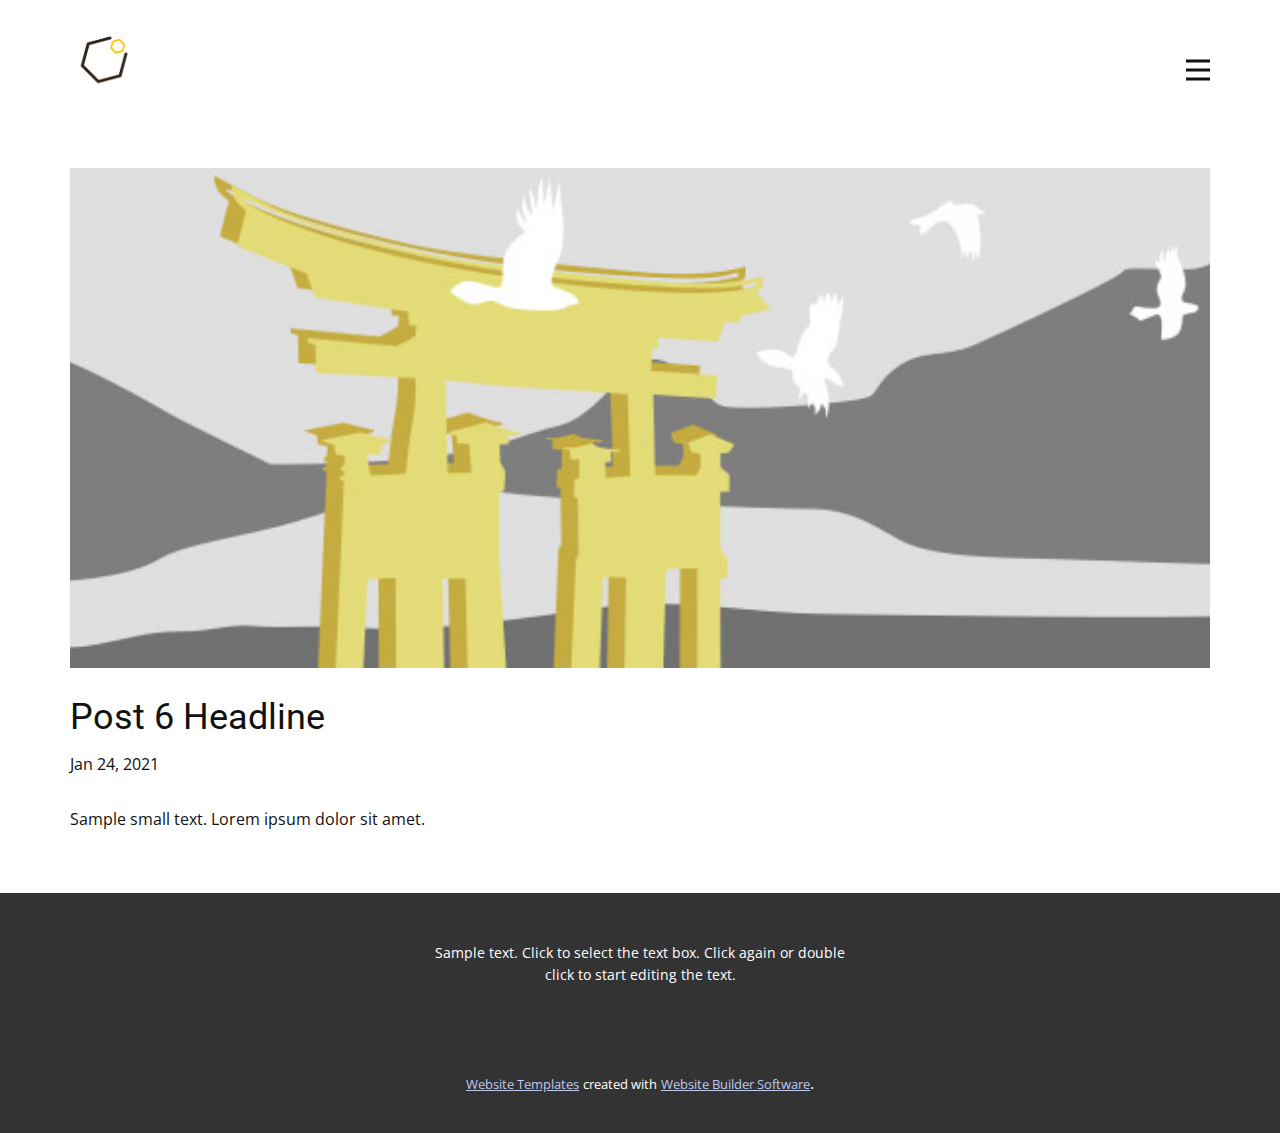
<file: blog/post-5.html>
<!doctype html>
<html style="font-size: 16px;"><head>
    <meta name="viewport" content="width=device-width, initial-scale=1.0">
    <meta charset="utf-8">
    <meta name="keywords" content="Blog Post 1">
    <meta name="description" content="">
    <meta name="page_type" content="np-template-header-footer-from-plugin">
    <title>Post 6 Headline</title>
    <link rel="stylesheet" href="../nicepage.css" media="screen">
<link rel="stylesheet" href="../Post-Template.css" media="screen">
    <script class="u-script" type="text/javascript" src="../jquery.js" defer=""></script>
    <script class="u-script" type="text/javascript" src="../nicepage.js" defer=""></script>
    <meta name="generator" content="Nicepage 3.4.1, nicepage.com">
    <link id="u-theme-google-font" rel="stylesheet" href="https://fonts.googleapis.com/css?family=Roboto:100,100i,300,300i,400,400i,500,500i,700,700i,900,900i|Open+Sans:300,300i,400,400i,600,600i,700,700i,800,800i">
    
    
    <script type="application/ld+json">{
		"@context": "http://schema.org",
		"@type": "Organization",
		"name": "",
		"url": "index.html",
		"logo": "images/Instagram02.png"
}</script>
    <meta property="og:title" content="Post Template">
    <meta property="og:type" content="website">
    <meta name="theme-color" content="#233365">
    <link rel="canonical" href="../index.html">
    <meta property="og:url" content="index.html">
  </head>
  <body class="u-body"><header class="u-clearfix u-header u-header" id="sec-4ca3"><div class="u-clearfix u-sheet u-valign-middle u-sheet-1">
        <a href="https://nicepage.com" class="u-image u-logo u-image-1">
          <img src="../images/Instagram02.png" class="u-logo-image u-logo-image-1" data-image-width="64">
        </a>
        <nav class="u-menu u-menu-dropdown u-offcanvas u-menu-1" data-responsive-from="XL">
          <div class="menu-collapse" style="font-size: 1rem; letter-spacing: 0px;" wfd-invisible="true">
            <a class="u-button-style u-custom-left-right-menu-spacing u-custom-padding-bottom u-custom-top-bottom-menu-spacing u-nav-link u-text-active-palette-1-base u-text-hover-palette-2-base" href="#">
              <svg><use xmlns:xlink="http://www.w3.org/1999/xlink" xlink:href="#menu-hamburger"></use></svg>
              <svg version="1.1" xmlns="http://www.w3.org/2000/svg" xmlns:xlink="http://www.w3.org/1999/xlink"><defs><symbol id="menu-hamburger" viewBox="0 0 16 16" style="width: 16px; height: 16px;"><rect y="1" width="16" height="2"></rect><rect y="7" width="16" height="2"></rect><rect y="13" width="16" height="2"></rect>
</symbol>
</defs></svg>
            </a>
          </div>
          <div class="u-custom-menu u-nav-container">
            <ul class="u-nav u-unstyled u-nav-1"><li class="u-nav-item"><a class="u-button-style u-nav-link u-text-active-palette-1-base u-text-hover-palette-2-base" href="../Home.html" style="padding: 10px 20px;">Home</a>
</li><li class="u-nav-item"><a class="u-button-style u-nav-link u-text-active-palette-1-base u-text-hover-palette-2-base" href="../Page-1.html" style="padding: 10px 20px;">Page 1</a>
</li><li class="u-nav-item"><a class="u-button-style u-nav-link u-text-active-palette-1-base u-text-hover-palette-2-base" href="" style="padding: 10px 20px;">Page 1</a>
</li></ul>
          </div>
          <div class="u-custom-menu u-nav-container-collapse" wfd-invisible="true">
            <div class="u-black u-container-style u-inner-container-layout u-opacity u-opacity-95 u-sidenav">
              <div class="u-sidenav-overflow">
                <div class="u-menu-close"></div>
                <ul class="u-align-center u-nav u-popupmenu-items u-unstyled u-nav-2"><li class="u-nav-item"><a class="u-button-style u-nav-link" href="../Home.html" style="padding: 10px 20px;">Home</a>
</li></ul>
              </div>
            </div>
            <div class="u-black u-menu-overlay u-opacity u-opacity-70"></div>
          </div>
        </nav>
      </div></header>
    <section class="u-clearfix u-section-1" id="sec-1e1a">
      <div class="u-clearfix u-sheet u-sheet-1">
        <img src="../images/3.jpeg" alt="" class="u-blog-control u-expanded-width u-image u-image-default u-image-1" data-image-width="1080" data-image-height="1080">
        <h2 class="u-blog-control u-custom-font u-expanded-width u-heading-font u-text u-text-1">Post 6 Headline</h2>
        <div class="u-metadata u-metadata-1">
          <span class="u-meta-date u-meta-icon">Jan 24, 2021</span>
          
          
        </div>
        <div class="u-blog-control u-expanded-width-sm u-expanded-width-xl u-expanded-width-xs u-post-content u-text u-text-2 fr-view">
  Sample small text. Lorem ipsum dolor sit amet.
  </div>
      </div>
    </section>
    
    
    <footer class="u-align-center u-clearfix u-footer u-grey-80 u-footer" id="sec-3c77"><div class="u-clearfix u-sheet u-sheet-1">
        <p class="u-small-text u-text u-text-variant u-text-1">Sample text. Click to select the text box. Click again or double click to start editing the text.</p>
      </div></footer>
    <section class="u-backlink u-clearfix u-grey-80">
      <a class="u-link" href="https://nicepage.com/website-templates" target="_blank">
        <span>Website Templates</span>
      </a>
      <p class="u-text">
        <span>created with</span>
      </p>
      <a class="u-link" href="https://nicepage.com/" target="_blank">
        <span>Website Builder Software</span>
      </a>. 
    </section>
  
</body></html>
</file>
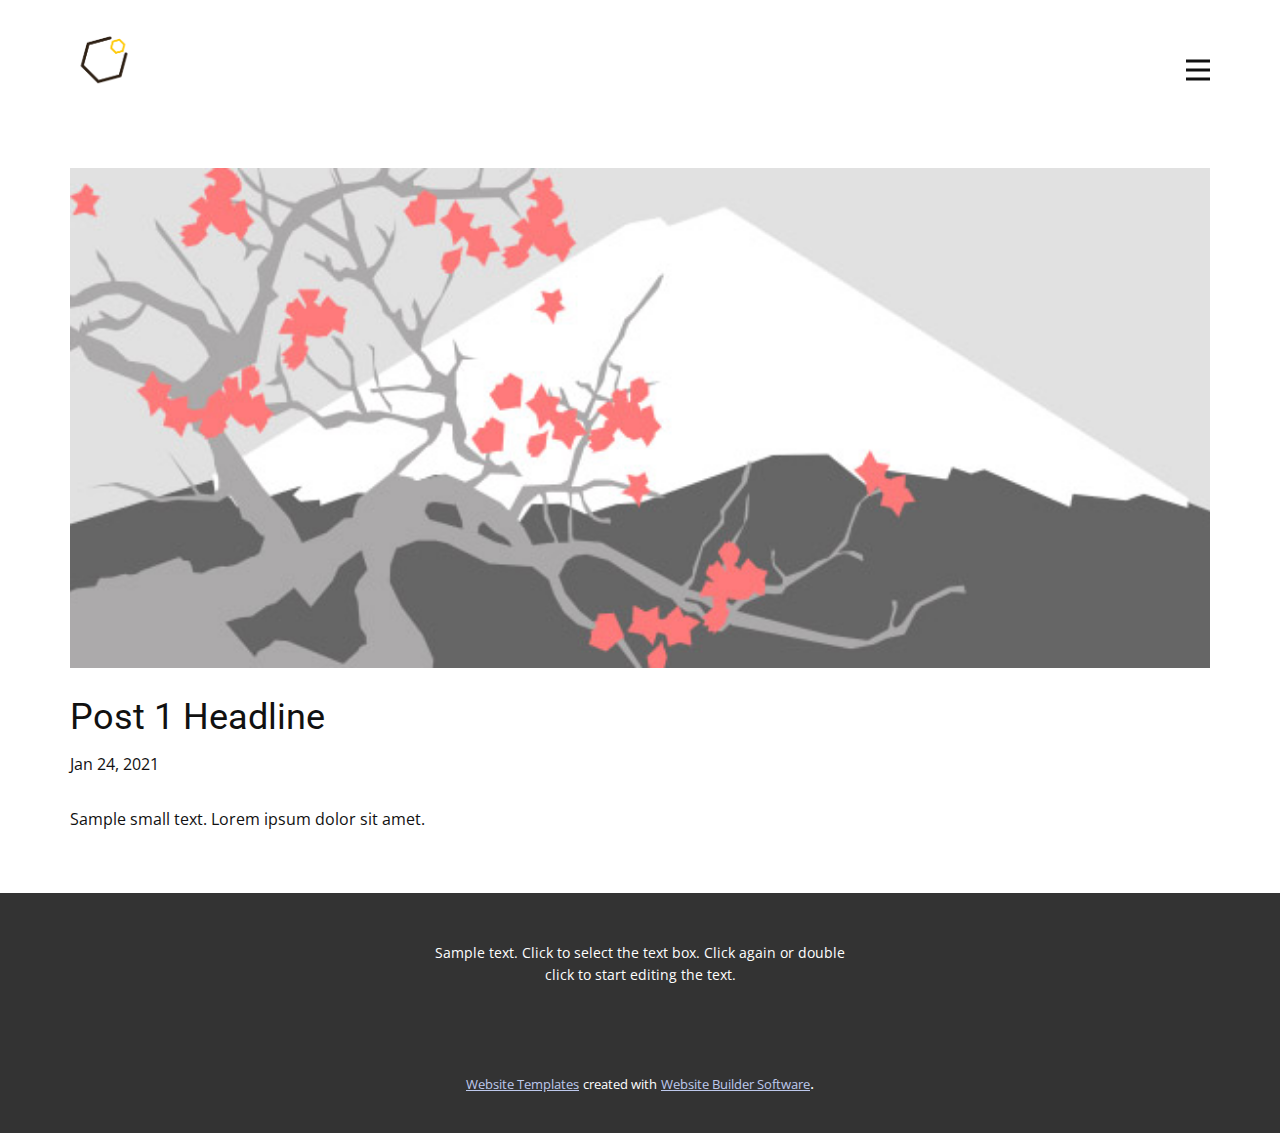
<file: blog/post.html>
<!doctype html>
<html style="font-size: 16px;"><head>
    <meta name="viewport" content="width=device-width, initial-scale=1.0">
    <meta charset="utf-8">
    <meta name="keywords" content="Blog Post 1">
    <meta name="description" content="">
    <meta name="page_type" content="np-template-header-footer-from-plugin">
    <title>Post 1 Headline</title>
    <link rel="stylesheet" href="../nicepage.css" media="screen">
<link rel="stylesheet" href="../Post-Template.css" media="screen">
    <script class="u-script" type="text/javascript" src="../jquery.js" defer=""></script>
    <script class="u-script" type="text/javascript" src="../nicepage.js" defer=""></script>
    <meta name="generator" content="Nicepage 3.4.1, nicepage.com">
    <link id="u-theme-google-font" rel="stylesheet" href="https://fonts.googleapis.com/css?family=Roboto:100,100i,300,300i,400,400i,500,500i,700,700i,900,900i|Open+Sans:300,300i,400,400i,600,600i,700,700i,800,800i">
    
    
    <script type="application/ld+json">{
		"@context": "http://schema.org",
		"@type": "Organization",
		"name": "",
		"url": "index.html",
		"logo": "images/Instagram02.png"
}</script>
    <meta property="og:title" content="Post Template">
    <meta property="og:type" content="website">
    <meta name="theme-color" content="#233365">
    <link rel="canonical" href="../index.html">
    <meta property="og:url" content="index.html">
  </head>
  <body class="u-body"><header class="u-clearfix u-header u-header" id="sec-4ca3"><div class="u-clearfix u-sheet u-valign-middle u-sheet-1">
        <a href="https://nicepage.com" class="u-image u-logo u-image-1">
          <img src="../images/Instagram02.png" class="u-logo-image u-logo-image-1" data-image-width="64">
        </a>
        <nav class="u-menu u-menu-dropdown u-offcanvas u-menu-1" data-responsive-from="XL">
          <div class="menu-collapse" style="font-size: 1rem; letter-spacing: 0px;" wfd-invisible="true">
            <a class="u-button-style u-custom-left-right-menu-spacing u-custom-padding-bottom u-custom-top-bottom-menu-spacing u-nav-link u-text-active-palette-1-base u-text-hover-palette-2-base" href="#">
              <svg><use xmlns:xlink="http://www.w3.org/1999/xlink" xlink:href="#menu-hamburger"></use></svg>
              <svg version="1.1" xmlns="http://www.w3.org/2000/svg" xmlns:xlink="http://www.w3.org/1999/xlink"><defs><symbol id="menu-hamburger" viewBox="0 0 16 16" style="width: 16px; height: 16px;"><rect y="1" width="16" height="2"></rect><rect y="7" width="16" height="2"></rect><rect y="13" width="16" height="2"></rect>
</symbol>
</defs></svg>
            </a>
          </div>
          <div class="u-custom-menu u-nav-container">
            <ul class="u-nav u-unstyled u-nav-1"><li class="u-nav-item"><a class="u-button-style u-nav-link u-text-active-palette-1-base u-text-hover-palette-2-base" href="../Home.html" style="padding: 10px 20px;">Home</a>
</li><li class="u-nav-item"><a class="u-button-style u-nav-link u-text-active-palette-1-base u-text-hover-palette-2-base" href="../Page-1.html" style="padding: 10px 20px;">Page 1</a>
</li><li class="u-nav-item"><a class="u-button-style u-nav-link u-text-active-palette-1-base u-text-hover-palette-2-base" href="" style="padding: 10px 20px;">Page 1</a>
</li></ul>
          </div>
          <div class="u-custom-menu u-nav-container-collapse" wfd-invisible="true">
            <div class="u-black u-container-style u-inner-container-layout u-opacity u-opacity-95 u-sidenav">
              <div class="u-sidenav-overflow">
                <div class="u-menu-close"></div>
                <ul class="u-align-center u-nav u-popupmenu-items u-unstyled u-nav-2"><li class="u-nav-item"><a class="u-button-style u-nav-link" href="../Home.html" style="padding: 10px 20px;">Home</a>
</li></ul>
              </div>
            </div>
            <div class="u-black u-menu-overlay u-opacity u-opacity-70"></div>
          </div>
        </nav>
      </div></header>
    <section class="u-clearfix u-section-1" id="sec-1e1a">
      <div class="u-clearfix u-sheet u-sheet-1">
        <img src="../images/1.jpeg" alt="" class="u-blog-control u-expanded-width u-image u-image-default u-image-1" data-image-width="1080" data-image-height="1080">
        <h2 class="u-blog-control u-custom-font u-expanded-width u-heading-font u-text u-text-1">Post 1 Headline</h2>
        <div class="u-metadata u-metadata-1">
          <span class="u-meta-date u-meta-icon">Jan 24, 2021</span>
          
          
        </div>
        <div class="u-blog-control u-expanded-width-sm u-expanded-width-xl u-expanded-width-xs u-post-content u-text u-text-2 fr-view">
  Sample small text. Lorem ipsum dolor sit amet.
  </div>
      </div>
    </section>
    
    
    <footer class="u-align-center u-clearfix u-footer u-grey-80 u-footer" id="sec-3c77"><div class="u-clearfix u-sheet u-sheet-1">
        <p class="u-small-text u-text u-text-variant u-text-1">Sample text. Click to select the text box. Click again or double click to start editing the text.</p>
      </div></footer>
    <section class="u-backlink u-clearfix u-grey-80">
      <a class="u-link" href="https://nicepage.com/website-templates" target="_blank">
        <span>Website Templates</span>
      </a>
      <p class="u-text">
        <span>created with</span>
      </p>
      <a class="u-link" href="https://nicepage.com/" target="_blank">
        <span>Website Builder Software</span>
      </a>. 
    </section>
  
</body></html>
</file>
<file: Page-1.css>
.u-section-1 {
  background-image: none;
  min-height: 392px;
}

.u-section-1 .u-layout-wrap-1 {
  width: calc(((100% - 1140px) / 2) + 1140px);
  margin: 0 auto 0 0;
}

.u-section-1 .u-layout-cell-1 {
  min-height: 392px;
}

.u-section-1 .u-container-layout-1 {
  padding: 30px;
}

.u-section-1 .u-text-1 {
  font-size: 4.5rem;
  text-transform: uppercase;
  letter-spacing: normal;
  font-weight: 700;
  font-family: "Archivo Narrow";
  margin: 74px -54px 0 54px;
}

.u-section-1 .u-text-2 {
  font-size: 2.25rem;
  margin: 30px 0 0 2px;
}

.u-section-1 .u-text-3 {
  margin: 20px 0 0;
}

@media (max-width: 1199px) {
  .u-section-1 {
    min-height: 232px;
  }

  .u-section-1 .u-layout-wrap-1 {
    width: calc(((100% - 940px) / 2) + 940px);
  }

  .u-section-1 .u-layout-cell-1 {
    min-height: 323px;
  }

  .u-section-1 .u-text-1 {
    font-size: 4.3125rem;
    margin-left: 0;
    margin-right: 0;
  }

  .u-section-1 .u-text-2 {
    margin-top: 1px;
    margin-left: 0;
  }

  .u-section-1 .u-text-3 {
    margin-left: 1px;
    margin-right: 1px;
  }
}

@media (max-width: 991px) {
  .u-section-1 {
    min-height: 6281px;
  }

  .u-section-1 .u-layout-wrap-1 {
    width: calc(((100% - 720px) / 2) + 720px);
  }

  .u-section-1 .u-layout-cell-1 {
    min-height: 100px;
  }

  .u-section-1 .u-container-layout-1 {
    padding-top: 90px;
  }

  .u-section-1 .u-text-1 {
    font-size: 3rem;
  }

  .u-section-1 .u-text-2 {
    font-size: 1.125rem;
  }

  .u-section-1 .u-text-3 {
    width: 146px;
    margin-right: 112px;
  }
}

@media (max-width: 767px) {
  .u-section-1 {
    min-height: 4736px;
  }

  .u-section-1 .u-layout-wrap-1 {
    width: calc(((100% - 540px) / 2) + 540px);
  }

  .u-section-1 .u-container-layout-1 {
    padding: 70px 50px 50px 10px;
  }

  .u-section-1 .u-text-1 {
    font-size: 4.5rem;
  }
}

@media (max-width: 575px) {
  .u-section-1 {
    min-height: 3019px;
  }

  .u-section-1 .u-layout-wrap-1 {
    width: calc(((100% - 340px) / 2) + 340px);
  }

  .u-section-1 .u-container-layout-1 {
    padding-top: 50px;
  }
}.u-section-2 .u-sheet-1 {
  min-height: 1054px;
}

.u-section-2 .u-text-1 {
  margin: 32px 0 0 734px;
}

.u-section-2 .u-image-1 {
  width: 959px;
  height: 683px;
  margin: 32px 87px 0 auto;
}

.u-section-2 .u-list-1 {
  min-height: 411px;
  grid-template-columns: calc(((100% - 1140px) / 2) + 556px) calc(((100% - 1140px) / 2) + 556px);
  grid-template-rows: auto;
  width: 524px;
  grid-gap: 27px 27px;
  height: auto;
  margin: -303px auto 60px 37px;
}

.u-section-2 .u-list-item-1 {
  background-image: none;
  height: 192px;
}

.u-section-2 .u-container-layout-1 {
  padding: 30px;
}

.u-section-2 .u-icon-1 {
  height: 88px;
  width: 88px;
  background-image: none;
  margin: 0 auto;
}

.u-section-2 .u-text-2 {
  text-transform: uppercase;
  letter-spacing: 2px;
  font-size: 1.125rem;
  font-weight: 700;
  margin: 25px 0 -2px;
}

.u-section-2 .u-list-item-2 {
  background-image: none;
  height: 192px;
}

.u-section-2 .u-container-layout-2 {
  padding: 30px;
}

.u-section-2 .u-icon-2 {
  height: 88px;
  width: 88px;
  background-image: none;
  margin: 0 auto;
}

.u-section-2 .u-text-3 {
  text-transform: uppercase;
  letter-spacing: 2px;
  font-size: 1.125rem;
  font-weight: 700;
  margin: 25px 0 -2px;
}

.u-section-2 .u-list-item-3 {
  background-image: none;
  height: 192px;
}

.u-section-2 .u-container-layout-3 {
  padding: 30px;
}

.u-section-2 .u-icon-3 {
  height: 88px;
  width: 88px;
  background-image: none;
  margin: 0 auto;
}

.u-section-2 .u-text-4 {
  text-transform: uppercase;
  letter-spacing: 2px;
  font-size: 1.125rem;
  font-weight: 700;
  margin: 25px 0 -2px;
}

.u-section-2 .u-list-item-4 {
  background-image: none;
  height: 192px;
}

.u-section-2 .u-container-layout-4 {
  padding: 30px;
}

.u-section-2 .u-icon-4 {
  height: 88px;
  width: 88px;
  background-image: none;
  margin: 0 auto;
}

.u-section-2 .u-text-5 {
  text-transform: uppercase;
  letter-spacing: 2px;
  font-size: 1.125rem;
  font-weight: 700;
  margin: 25px 0 -2px;
}

@media (max-width: 1199px) {
  .u-section-2 .u-sheet-1 {
    min-height: 978px;
  }

  .u-section-2 .u-text-1 {
    margin-left: 534px;
  }

  .u-section-2 .u-image-1 {
    width: 775px;
    height: 669px;
    margin-right: 0;
  }

  .u-section-2 .u-list-1 {
    min-height: 189px;
    grid-template-columns: calc(((100% - 940px) / 2) + 456px) calc(((100% - 940px) / 2) + 456px);
  }
}

@media (max-width: 991px) {
  .u-section-2 .u-sheet-1 {
    min-height: 1065px;
  }

  .u-section-2 .u-text-1 {
    margin-left: 314px;
  }

  .u-section-2 .u-image-1 {
    width: 639px;
    height: 526px;
  }

  .u-section-2 .u-list-1 {
    grid-template-columns: calc(((100% - 720px) / 2) + 346px) calc(((100% - 720px) / 2) + 346px);
  }
}

@media (max-width: 767px) {
  .u-section-2 .u-sheet-1 {
    min-height: 951px;
  }

  .u-section-2 .u-text-1 {
    margin-left: 134px;
  }

  .u-section-2 .u-image-1 {
    width: 469px;
    height: 337px;
    margin-top: 39px;
  }

  .u-section-2 .u-list-1 {
    min-height: 411px;
    grid-template-columns: calc(((100% - 540px) / 2) + 256px) calc(((100% - 540px) / 2) + 256px);
    width: 466px;
    margin-top: -34px;
    margin-left: 34px;
  }

  .u-section-2 .u-container-layout-1 {
    padding-left: 10px;
    padding-right: 10px;
  }

  .u-section-2 .u-container-layout-2 {
    padding-left: 10px;
    padding-right: 10px;
  }

  .u-section-2 .u-container-layout-3 {
    padding-left: 10px;
    padding-right: 10px;
  }

  .u-section-2 .u-container-layout-4 {
    padding-left: 10px;
    padding-right: 10px;
  }
}

@media (max-width: 575px) {
  .u-section-2 .u-sheet-1 {
    min-height: 864px;
  }

  .u-section-2 .u-text-1 {
    margin-left: 0;
  }

  .u-section-2 .u-image-1 {
    width: 390px;
    height: 284px;
    margin-top: 70px;
    margin-left: -50px;
  }

  .u-section-2 .u-list-1 {
    grid-template-columns: calc(((100% - 340px) / 2) + 156px) calc(((100% - 340px) / 2) + 156px);
    margin-top: -87px;
    margin-right: initial;
    margin-left: initial;
    width: auto;
  }

  .u-section-2 .u-text-2 {
    font-size: 0.875rem;
  }

  .u-section-2 .u-text-3 {
    font-size: 0.875rem;
  }

  .u-section-2 .u-text-4 {
    font-size: 0.875rem;
  }

  .u-section-2 .u-text-5 {
    font-size: 0.875rem;
  }
}.u-section-3 {
  background-image: none;
  min-height: 563px;
}

.u-section-3 .u-shape-1 {
  width: calc(((100% - 1140px) / 2) + 691px);
  left: 0;
  background-image: none;
  right: auto;
}

.u-section-3 .u-layout-wrap-1 {
  width: 1140px;
  margin: 60px auto;
}

.u-section-3 .u-layout-cell-1 {
  min-height: 444px;
  background-image: none;
}

.u-section-3 .u-container-layout-1 {
  padding: 30px;
}

.u-section-3 .u-text-1 {
  font-size: 6rem;
  font-weight: 700;
  margin: 94px auto 0;
}

.u-section-3 .u-text-2 {
  font-size: 1.875rem;
  font-weight: 700;
  margin: 20px 0 0;
}

.u-section-3 .u-image-1 {
  min-height: 443px;
  background-image: url("images/Capture_2021-01-24-12-40-38-11.png");
  background-position: 50% 50%;
}

.u-section-3 .u-container-layout-2 {
  padding: 30px 31px 30px 30px;
}

.u-section-3 .u-layout-cell-3 {
  min-height: 444px;
}

.u-section-3 .u-container-layout-3 {
  padding: 30px;
}

.u-section-3 .u-text-3 {
  line-height: 26px;
  margin: 95px 0 0;
}

@media (max-width: 1199px) {
  .u-section-3 {
    min-height: 485px;
  }

  .u-section-3 .u-shape-1 {
    width: calc(((100% - 940px) / 2) + 539px);
  }

  .u-section-3 .u-layout-wrap-1 {
    width: 940px;
  }

  .u-section-3 .u-layout-cell-1 {
    min-height: 366px;
  }

  .u-section-3 .u-text-1 {
    font-size: 4.5rem;
  }

  .u-section-3 .u-image-1 {
    min-height: 365px;
  }

  .u-section-3 .u-layout-cell-3 {
    min-height: 366px;
  }
}

@media (max-width: 991px) {
  .u-section-3 {
    min-height: 399px;
  }

  .u-section-3 .u-shape-1 {
    height: 734px;
    margin-top: 0;
    margin-bottom: 0;
    width: auto;
    left: auto;
    bottom: auto;
    right: auto;
    top: auto;
  }

  .u-section-3 .u-layout-wrap-1 {
    width: 720px;
    margin-top: -673px;
  }

  .u-section-3 .u-layout-cell-1 {
    min-height: 100px;
  }

  .u-section-3 .u-container-layout-1 {
    padding-left: 15px;
    padding-right: 15px;
  }

  .u-section-3 .u-text-1 {
    margin-top: 0;
  }

  .u-section-3 .u-text-2 {
    font-size: 1.5rem;
  }

  .u-section-3 .u-image-1 {
    min-height: 839px;
  }

  .u-section-3 .u-container-layout-2 {
    padding-right: 30px;
  }

  .u-section-3 .u-layout-cell-3 {
    min-height: 100px;
  }
}

@media (max-width: 767px) {
  .u-section-3 {
    min-height: 849px;
  }

  .u-section-3 .u-layout-wrap-1 {
    width: 540px;
  }

  .u-section-3 .u-container-layout-1 {
    padding-left: 10px;
    padding-right: 10px;
  }

  .u-section-3 .u-image-1 {
    min-height: 629px;
  }

  .u-section-3 .u-container-layout-2 {
    padding-right: 10px;
    padding-left: 10px;
  }

  .u-section-3 .u-container-layout-3 {
    padding-left: 10px;
    padding-right: 10px;
  }
}

@media (max-width: 575px) {
  .u-section-3 {
    min-height: 616px;
  }

  .u-section-3 .u-layout-wrap-1 {
    width: 340px;
  }

  .u-section-3 .u-image-1 {
    min-height: 397px;
  }
}.u-section-4 {
  background-image: none;
}

.u-section-4 .u-sheet-1 {
  min-height: 2498px;
}

.u-section-4 .u-text-1 {
  font-weight: 700;
  font-size: 6rem;
  width: 848px;
  margin: 57px 146px 0;
}

.u-section-4 .u-text-2 {
  margin: 20px -7px 0 635px;
}

.u-section-4 .u-image-1 {
  width: 570px;
  height: 405px;
  margin: 86px auto 0 571px;
}

.u-section-4 .u-image-2 {
  width: 570px;
  height: 405px;
  margin: -386px auto 0 0;
}

.u-section-4 .u-image-3 {
  width: 570px;
  height: 405px;
  margin: 19px auto 0 -1px;
}

.u-section-4 .u-image-4 {
  width: 570px;
  height: 405px;
  margin: -405px auto 0 572px;
}

.u-section-4 .u-image-5 {
  width: 570px;
  height: 405px;
  margin: 19px auto 0 0;
}

.u-section-4 .u-image-6 {
  width: 570px;
  height: 405px;
  margin: -405px auto 0 572px;
}

@media (max-width: 1199px) {
  .u-section-4 .u-text-2 {
    width: 512px;
    margin-left: 314px;
    margin-right: 314px;
  }

  .u-section-4 .u-image-1 {
    width: 470px;
    height: 334px;
    margin-top: 1759px;
    margin-left: 370px;
  }

  .u-section-4 .u-image-2 {
    width: 470px;
    height: 334px;
    margin-top: -65px;
  }

  .u-section-4 .u-image-3 {
    margin-top: -1501px;
  }

  .u-section-4 .u-image-4 {
    width: 470px;
    height: 334px;
    margin-top: 854px;
    margin-left: 370px;
  }

  .u-section-4 .u-image-5 {
    width: 470px;
    height: 334px;
  }

  .u-section-4 .u-image-6 {
    margin-top: -334px;
    margin-left: 370px;
  }
}

@media (max-width: 991px) {
  .u-section-4 .u-text-1 {
    font-size: 4.5rem;
    width: 645px;
    margin-left: 248px;
    margin-right: 248px;
  }

  .u-section-4 .u-image-1 {
    width: 360px;
    height: 256px;
    margin-top: 1603px;
    margin-left: 150px;
  }

  .u-section-4 .u-image-2 {
    width: 360px;
    height: 256px;
  }

  .u-section-4 .u-image-3 {
    margin-top: -1189px;
  }

  .u-section-4 .u-image-4 {
    width: 360px;
    height: 256px;
    margin-top: 776px;
    margin-left: 150px;
  }

  .u-section-4 .u-image-5 {
    width: 360px;
    height: 256px;
  }

  .u-section-4 .u-image-6 {
    margin-top: -256px;
    margin-left: 150px;
  }
}

@media (max-width: 767px) {
  .u-section-4 .u-sheet-1 {
    min-height: 2370px;
  }

  .u-section-4 .u-text-1 {
    font-size: 3.75rem;
    width: 469px;
    margin-left: 336px;
    margin-right: 336px;
  }

  .u-section-4 .u-image-1 {
    width: 270px;
    height: 192px;
    margin-top: 1475px;
    margin-left: 0;
  }

  .u-section-4 .u-image-2 {
    width: 270px;
    height: 192px;
  }

  .u-section-4 .u-image-3 {
    width: 540px;
    height: 384px;
    margin-top: -933px;
    margin-left: 0;
  }

  .u-section-4 .u-image-4 {
    width: 270px;
    height: 192px;
    margin-top: 712px;
    margin-left: 0;
  }

  .u-section-4 .u-image-5 {
    width: 270px;
    height: 192px;
  }

  .u-section-4 .u-image-6 {
    width: 540px;
    height: 384px;
    margin-top: -192px;
    margin-left: 0;
  }
}

@media (max-width: 575px) {
  .u-section-4 .u-sheet-1 {
    min-height: 1518px;
  }

  .u-section-4 .u-text-1 {
    font-size: 2.25rem;
    width: 310px;
    margin-left: 415px;
    margin-right: 415px;
  }

  .u-section-4 .u-text-2 {
    width: 310px;
    margin-left: 415px;
    margin-right: 415px;
  }

  .u-section-4 .u-image-1 {
    width: 170px;
    height: 121px;
    margin-top: 1170px;
  }

  .u-section-4 .u-image-2 {
    width: 170px;
    height: 121px;
  }

  .u-section-4 .u-image-3 {
    width: 340px;
    height: 242px;
    margin-top: -485px;
  }

  .u-section-4 .u-image-4 {
    width: 170px;
    height: 121px;
    margin-top: 641px;
  }

  .u-section-4 .u-image-5 {
    width: 170px;
    height: 121px;
  }

  .u-section-4 .u-image-6 {
    width: 340px;
    height: 242px;
    margin-top: -121px;
  }
}.u-section-5 {
  min-height: 671px;
}

.u-section-5 .u-sheet-1 {
  min-height: 1375px;
}

.u-section-5 .u-shape-1 {
  width: 788px;
  height: 335px;
  background-image: none;
  margin: 400px 0 0 auto;
}

.u-section-5 .u-layout-wrap-1 {
  width: 829px;
  margin: -606px auto 2px 156px;
}

.u-section-5 .u-layout-cell-1 {
  min-height: 590px;
}

.u-section-5 .u-container-layout-1 {
  padding-left: 20px;
  padding-right: 20px;
}

.u-section-5 .u-group-1 {
  width: 611px;
  min-height: 458px;
  background-image: none;
  height: auto;
  margin: 0 auto 0 -20px;
}

.u-section-5 .u-container-layout-2 {
  padding: 30px;
}

.u-section-5 .u-text-1 {
  text-transform: uppercase;
  letter-spacing: 7px;
  line-height: 1;
  font-weight: 400;
  font-size: 1.25rem;
  margin: 23px 0 0;
}

.u-section-5 .u-text-2 {
  font-size: 3.75rem;
  font-weight: 700;
  margin: 28px 0 0;
}

.u-section-5 .u-text-3 {
  margin: 28px 0 0;
}

.u-section-5 .u-layout-cell-2 {
  min-height: 646px;
}

.u-section-5 .u-container-layout-3 {
  padding-left: 20px;
  padding-right: 20px;
}

.u-section-5 .u-image-1 {
  width: 487px;
  height: 368px;
  margin: -36px auto 0 -92px;
}

.u-section-5 .u-text-4 {
  font-size: 1.125rem;
  margin: 35px 0 0;
}

.u-section-5 .u-layout-cell-3 {
  min-height: 646px;
}

.u-section-5 .u-container-layout-4 {
  padding-left: 49px;
  padding-right: 20px;
}

.u-section-5 .u-image-2 {
  width: 365px;
  height: 463px;
  margin: -197px -9px 0 auto;
}

.u-section-5 .u-text-5 {
  font-weight: 700;
  font-size: 3rem;
  margin: 21px 0 0 19px;
}

.u-section-5 .u-text-6 {
  font-size: 1.125rem;
  margin: 28px 1px 0 19px;
}

@media (max-width: 1199px) {
  .u-section-5 .u-sheet-1 {
    min-height: 1514px;
  }

  .u-section-5 .u-shape-1 {
    width: 650px;
  }

  .u-section-5 .u-layout-wrap-1 {
    width: 845px;
    margin-left: auto;
  }

  .u-section-5 .u-image-1 {
    width: 353px;
    height: 265px;
    margin-right: -20px;
    margin-left: auto;
  }

  .u-section-5 .u-text-4 {
    margin-top: 53px;
  }

  .u-section-5 .u-image-2 {
    width: 346px;
    height: 439px;
    margin-right: 0;
  }
}

@media (max-width: 991px) {
  .u-section-5 .u-sheet-1 {
    min-height: 1313px;
  }

  .u-section-5 .u-shape-1 {
    margin-top: 337px;
    margin-right: -50px;
  }

  .u-section-5 .u-layout-wrap-1 {
    width: 720px;
    margin-top: -452px;
    margin-left: 0;
  }

  .u-section-5 .u-layout-cell-1 {
    min-height: 100px;
  }

  .u-section-5 .u-layout-cell-2 {
    min-height: 100px;
  }

  .u-section-5 .u-image-1 {
    width: 320px;
    height: 240px;
    margin-right: 0;
  }

  .u-section-5 .u-layout-cell-3 {
    min-height: 100px;
  }

  .u-section-5 .u-container-layout-4 {
    padding-left: 30px;
  }

  .u-section-5 .u-image-2 {
    width: 310px;
    height: 393px;
  }
}

@media (max-width: 767px) {
  .u-section-5 .u-sheet-1 {
    min-height: 1945px;
  }

  .u-section-5 .u-shape-1 {
    width: 540px;
    margin-top: 483px;
  }

  .u-section-5 .u-layout-wrap-1 {
    width: 540px;
    margin-top: -653px;
  }

  .u-section-5 .u-container-layout-1 {
    padding-left: 10px;
    padding-right: 10px;
  }

  .u-section-5 .u-group-1 {
    width: 520px;
    margin-left: 0;
  }

  .u-section-5 .u-container-layout-2 {
    padding-left: 10px;
    padding-right: 10px;
  }

  .u-section-5 .u-container-layout-3 {
    padding-left: 10px;
    padding-right: 10px;
    padding-top: 30px;
  }

  .u-section-5 .u-image-1 {
    width: 515px;
    height: 362px;
    margin-top: 0;
    margin-right: auto;
    margin-left: 0;
  }

  .u-section-5 .u-text-4 {
    margin-top: 17px;
  }

  .u-section-5 .u-layout-cell-3 {
    min-height: 656px;
  }

  .u-section-5 .u-container-layout-4 {
    padding-left: 10px;
    padding-right: 10px;
    padding-top: 30px;
  }

  .u-section-5 .u-image-2 {
    width: 293px;
    margin-top: 0;
    margin-right: auto;
    margin-left: 5px;
  }

  .u-section-5 .u-text-5 {
    margin-top: 26px;
  }
}

@media (max-width: 575px) {
  .u-section-5 .u-sheet-1 {
    min-height: 2037px;
  }

  .u-section-5 .u-shape-1 {
    width: 340px;
    margin-top: 512px;
  }

  .u-section-5 .u-layout-wrap-1 {
    width: 340px;
    margin-top: -682px;
  }

  .u-section-5 .u-group-1 {
    width: 320px;
  }

  .u-section-5 .u-text-1 {
    font-size: 1.125rem;
  }

  .u-section-5 .u-text-2 {
    font-size: 2.25rem;
  }

  .u-section-5 .u-image-1 {
    width: 320px;
    height: 225px;
  }

  .u-section-5 .u-layout-cell-3 {
    min-height: 100px;
  }

  .u-section-5 .u-text-5 {
    font-size: 3.75rem;
  }
}.u-section-6 {
  background-image: none;
  min-height: 1363px;
}

.u-section-6 .u-shape-1 {
  width: calc(((100% - 1140px) / 2));
  left: auto;
  right: 0;
}

.u-section-6 .u-list-1 {
  min-height: 941px;
  grid-template-columns: 100%;
  grid-template-rows: auto auto;
  width: 570px;
  grid-gap: 0px 0px;
  margin: 59px auto 60px;
}

.u-section-6 .u-container-layout-1 {
  padding: 30px 40px 30px 30px;
}

.u-section-6 .u-image-1 {
  width: 255px;
  height: 255px;
  background-image: url("images/Capture_2021-01-24-12-40-38-11.png");
  background-position: 50% 50%;
  margin: 284px auto 0 0;
}

.u-section-6 .u-group-1 {
  width: 288px;
  min-height: 343px;
  height: auto;
  margin: -255px -32px 0 auto;
}

.u-section-6 .u-container-layout-2 {
  padding: 0 0 20px 25px;
}

.u-section-6 .u-text-1 {
  margin: 0;
}

.u-section-6 .u-text-2 {
  font-weight: 700;
  font-size: 1rem;
  text-transform: uppercase;
  margin: 50px 181px 0 0;
}

.u-section-6 .u-text-3 {
  font-size: 0.875rem;
  font-style: italic;
  margin: 20px 0 0;
}

.u-section-6 .u-social-icons-1 {
  white-space: nowrap;
  height: 32px;
  min-height: 16px;
  width: 116px;
  min-width: 68px;
  margin: 13px auto 0 2px;
}

.u-section-6 .u-icon-1 {
  height: 100%;
}

.u-section-6 .u-icon-2 {
  height: 100%;
}

.u-section-6 .u-icon-3 {
  height: 100%;
}

@media (max-width: 1199px) {
  .u-section-6 .u-shape-1 {
    width: calc(((100% - 940px) / 2));
  }

  .u-section-6 .u-list-1 {
    height: auto;
    margin-left: calc(((100% - 940px) / 2));
  }

  .u-section-6 .u-container-layout-1 {
    padding-right: 30px;
  }

  .u-section-6 .u-image-1 {
    width: 191px;
    height: 191px;
  }

  .u-section-6 .u-group-1 {
    width: 218px;
    min-height: 267px;
    margin-top: -190px;
    margin-right: 3px;
  }
}

@media (max-width: 991px) {
  .u-section-6 .u-shape-1 {
    width: calc(((100% - 720px) / 2));
  }

  .u-section-6 .u-list-1 {
    margin-left: auto;
  }

  .u-section-6 .u-image-1 {
    width: 251px;
    height: 251px;
  }

  .u-section-6 .u-group-1 {
    width: 406px;
    min-height: 247px;
    margin-top: -251px;
  }
}

@media (max-width: 767px) {
  .u-section-6 .u-shape-1 {
    width: calc(((100% - 540px) / 2));
  }

  .u-section-6 .u-list-1 {
    width: 540px;
  }

  .u-section-6 .u-container-layout-1 {
    padding-left: 10px;
  }

  .u-section-6 .u-group-1 {
    width: 233px;
  }

  .u-section-6 .u-container-layout-2 {
    padding-left: 10px;
  }
}

@media (max-width: 575px) {
  .u-section-6 .u-shape-1 {
    width: calc(((100% - 340px) / 2));
  }

  .u-section-6 .u-list-1 {
    width: 340px;
  }

  .u-section-6 .u-container-layout-1 {
    padding-right: 10px;
  }

  .u-section-6 .u-image-1 {
    width: 280px;
    height: 280px;
    margin-left: auto;
  }

  .u-section-6 .u-group-1 {
    width: 317px;
    min-height: 210px;
    margin-top: 21px;
    margin-right: auto;
  }

  .u-section-6 .u-text-1 {
    margin-left: auto;
    margin-right: auto;
  }

  .u-section-6 .u-text-2 {
    margin-left: auto;
    margin-right: auto;
  }

  .u-section-6 .u-social-icons-1 {
    margin-left: auto;
  }
}.u-section-7 {
  min-height: 686px;
}

.u-section-7 .u-group-1 {
  width: calc(((100% - 1140px) / 2) + 185px);
  min-height: 686px;
  margin: 0 auto 0 0;
}

.u-section-7 .u-container-layout-1 {
  padding: 40px 30px;
}

.u-section-7 .u-social-icons-1 {
  white-space: nowrap;
  height: 32px;
  min-height: 16px;
  width: 158px;
  min-width: 94px;
  margin: 574px 0 0 auto;
}

.u-section-7 .u-icon-1 {
  height: 100%;
}

.u-section-7 .u-icon-2 {
  height: 100%;
}

.u-section-7 .u-icon-3 {
  height: 100%;
}

.u-section-7 .u-icon-4 {
  height: 100%;
}

.u-section-7 .u-layout-wrap-1 {
  width: 1140px;
  margin: -626px auto 60px;
}

.u-section-7 .u-layout-cell-1 {
  min-height: 594px;
}

.u-section-7 .u-container-layout-2 {
  padding: 30px;
}

.u-section-7 .u-icon-5 {
  height: 48px;
  width: 48px;
  margin: 113px auto 0;
}

.u-section-7 .u-text-1 {
  margin: 20px auto 0;
}

.u-section-7 .u-icon-6 {
  height: 48px;
  width: 48px;
  margin: 30px auto 0;
}

.u-section-7 .u-text-2 {
  margin: 21px auto 0;
}

.u-section-7 .u-layout-cell-2 {
  min-height: 522px;
}

.u-section-7 .u-container-layout-3 {
  padding: 30px;
}

.u-section-7 .u-text-3 {
  font-size: 3.75rem;
  font-weight: 700;
  margin: 0 252px 0 0;
}

.u-section-7 .u-text-4 {
  margin: 20px 0 0;
}

.u-section-7 .u-form-1 {
  margin: 30px 0 0;
}

.u-section-7 .u-form-group-1 {
  width: 100%;
}

.u-section-7 .u-form-group-2 {
  width: 100%;
}

.u-section-7 .u-form-group-3 {
  width: 100%;
}

.u-section-7 .u-form-group-4 {
  width: 100%;
}

.u-section-7 .u-btn-1 {
  background-image: none;
  border-style: none;
  text-transform: uppercase;
  font-weight: 700;
  letter-spacing: 2px;
}

@media (max-width: 1199px) {
  .u-section-7 {
    min-height: 651px;
  }

  .u-section-7 .u-group-1 {
    width: calc(((100% - 940px) / 2) + 185px);
    min-height: 652px;
  }

  .u-section-7 .u-container-layout-1 {
    padding-bottom: 22px;
  }

  .u-section-7 .u-social-icons-1 {
    height: 28px;
    width: 142px;
    margin-top: 554px;
  }

  .u-section-7 .u-layout-wrap-1 {
    width: 940px;
    margin-top: -620px;
    margin-bottom: 98px;
  }

  .u-section-7 .u-layout-cell-1 {
    min-height: 490px;
  }

  .u-section-7 .u-layout-cell-2 {
    min-height: 430px;
  }

  .u-section-7 .u-text-3 {
    margin-right: 145px;
  }
}

@media (max-width: 991px) {
  .u-section-7 {
    min-height: 484px;
  }

  .u-section-7 .u-group-1 {
    width: calc(((100% - 720px) / 2) + 227px);
    min-height: 680px;
  }

  .u-section-7 .u-container-layout-1 {
    padding-top: 30px;
  }

  .u-section-7 .u-social-icons-1 {
    height: 26px;
    width: 136px;
    margin-top: 0;
  }

  .u-section-7 .u-layout-wrap-1 {
    width: 720px;
    margin-top: -633px;
    margin-bottom: 86px;
  }

  .u-section-7 .u-layout-cell-1 {
    min-height: 100px;
  }

  .u-section-7 .u-layout-cell-2 {
    min-height: 100px;
  }

  .u-section-7 .u-text-3 {
    margin-right: 28px;
  }
}

@media (max-width: 767px) {
  .u-section-7 {
    min-height: 1169px;
  }

  .u-section-7 .u-group-1 {
    width: calc(((100% - 540px) / 2) + 212px);
    min-height: 591px;
  }

  .u-section-7 .u-container-layout-1 {
    padding-right: 24px;
    padding-bottom: 18px;
    padding-left: 10px;
  }

  .u-section-7 .u-social-icons-1 {
    width: 135px;
  }

  .u-section-7 .u-layout-wrap-1 {
    width: 540px;
    margin-top: -538px;
    margin-bottom: 60px;
  }

  .u-section-7 .u-container-layout-2 {
    padding-left: 10px;
    padding-right: 10px;
  }

  .u-section-7 .u-container-layout-3 {
    padding-top: 85px;
    padding-left: 10px;
    padding-right: 10px;
  }
}

@media (max-width: 575px) {
  .u-section-7 .u-group-1 {
    width: calc(((100% - 340px) / 2) + 212px);
    min-height: 620px;
  }

  .u-section-7 .u-container-layout-1 {
    padding-right: 27px;
    padding-bottom: 30px;
  }

  .u-section-7 .u-layout-wrap-1 {
    width: 340px;
    margin-top: -567px;
  }

  .u-section-7 .u-container-layout-3 {
    padding-top: 120px;
  }

  .u-section-7 .u-text-3 {
    font-size: 3rem;
    margin-right: 0;
  }
}
</file>
<file: Blog-Template.css>
.u-section-1 .u-sheet-1 {
  min-height: 560px;
}

.u-section-1 .u-repeater-1 {
  width: 1140px;
  margin-top: 58px;
  margin-bottom: 58px;
  min-height: 375px;
  grid-template-columns: calc(33.3333% - 15px) calc(33.3333% - 15px) calc(33.3333% - 15px);
  grid-gap: 22px;
}

.u-section-1 .u-repeater-item-1 {
  background-image: none;
}

.u-section-1 .u-container-layout-1 {
  padding: 30px 20px;
}

.u-section-1 .u-text-1 {
  margin: 0;
}

.u-section-1 .u-image-1 {
  height: 222px;
  width: 325px;
  margin: 17px 0 0;
}

.u-section-1 .u-text-2 {
  margin: 20px 0 0;
}

.u-section-1 .u-btn-1 {
  background-image: none;
  border-style: none none solid;
  margin: 17px auto 0 0;
  padding: 0;
}

.u-section-1 .u-repeater-item-2 {
  background-size: auto;
}

.u-section-1 .u-container-layout-2 {
  padding: 30px 20px;
}

.u-section-1 .u-text-3 {
  margin: 0;
}

.u-section-1 .u-image-2 {
  height: 222px;
  width: 325px;
  margin: 17px 0 0;
}

.u-section-1 .u-text-4 {
  margin: 20px 0 0;
}

.u-section-1 .u-btn-2 {
  background-image: none;
  border-style: none none solid;
  margin: 17px auto 0 0;
  padding: 0;
}

.u-section-1 .u-repeater-item-3 {
  background-size: auto;
}

.u-section-1 .u-container-layout-3 {
  padding: 30px 20px;
}

.u-section-1 .u-text-5 {
  margin: 0;
}

.u-section-1 .u-image-3 {
  height: 222px;
  width: 325px;
  margin: 17px 0 0;
}

.u-section-1 .u-text-6 {
  margin: 20px 0 0;
}

.u-section-1 .u-btn-3 {
  background-image: none;
  border-style: none none solid;
  margin: 17px auto 0 0;
  padding: 0;
}

@media (max-width: 1199px) {
  .u-section-1 .u-sheet-1 {
    min-height: 494px;
  }

  .u-section-1 .u-repeater-1 {
    width: 940px;
    min-height: 309px;
    grid-template-columns: repeat(3, calc(33.333333333333336% - 15px));
  }

  .u-section-1 .u-image-1 {
    width: 258px;
    margin-right: auto;
  }

  .u-section-1 .u-image-2 {
    width: 258px;
    margin-right: auto;
  }

  .u-section-1 .u-image-3 {
    width: 258px;
    margin-right: auto;
  }
}

@media (max-width: 991px) {
  .u-section-1 .u-sheet-1 {
    min-height: 722px;
  }

  .u-section-1 .u-repeater-1 {
    width: 720px;
    margin-top: 60px;
    margin-bottom: 60px;
    min-height: 711px;
    grid-template-columns: repeat(2, calc(((100% - 720px) / 2)  + 349px));
  }

  .u-section-1 .u-image-1 {
    width: 308px;
  }

  .u-section-1 .u-image-2 {
    width: 308px;
  }

  .u-section-1 .u-image-3 {
    width: 308px;
  }
}

@media (max-width: 767px) {
  .u-section-1 .u-sheet-1 {
    min-height: 1718px;
  }

  .u-section-1 .u-repeater-1 {
    width: 540px;
    margin-top: 58px;
    margin-bottom: 58px;
    min-height: 1599px;
    grid-template-columns: repeat(1, calc(100% - 0));
  }

  .u-section-1 .u-container-layout-1 {
    padding-left: 10px;
    padding-right: 10px;
  }

  .u-section-1 .u-image-1 {
    height: 322px;
    width: 520px;
    margin-right: 0;
  }

  .u-section-1 .u-container-layout-2 {
    padding-left: 10px;
    padding-right: 10px;
  }

  .u-section-1 .u-image-2 {
    height: 322px;
    width: 520px;
    margin-right: 0;
  }

  .u-section-1 .u-container-layout-3 {
    padding-left: 10px;
    padding-right: 10px;
  }

  .u-section-1 .u-image-3 {
    height: 322px;
    width: 520px;
    margin-right: 0;
  }
}

@media (max-width: 575px) {
  .u-section-1 .u-sheet-1 {
    min-height: 1262px;
  }

  .u-section-1 .u-repeater-1 {
    width: 340px;
    min-height: 1007px;
    grid-template-columns: 100%;
  }

  .u-section-1 .u-image-1 {
    height: 198px;
    width: 320px;
  }

  .u-section-1 .u-image-2 {
    height: 198px;
    width: 320px;
  }

  .u-section-1 .u-image-3 {
    height: 198px;
    width: 320px;
  }
}.u-section-2 .u-sheet-1 {
  min-height: 107px;
}

.u-section-2 .u-pagination-1 {
  margin: 25px auto;
}

@media (max-width: 1199px) {
  .u-section-2 .u-pagination-1 {
    margin-bottom: 0;
  }
}

@media (max-width: 575px) {
  .u-section-2 .u-sheet-1 {
    min-height: 164px;
  }
}
</file>
<file: Post-Template.css>
.u-section-1 {
  background-image: none;
}

.u-section-1 .u-sheet-1 {
  min-height: 783px;
}

.u-section-1 .u-image-1 {
  height: 500px;
  margin: 60px auto 0 0;
}

.u-section-1 .u-text-1 {
  margin: 30px 0 0;
}

.u-section-1 .u-metadata-1 {
  margin: 13px auto 0 0;
}

.u-section-1 .u-text-2 {
  margin: 30px 0 60px;
}

@media (max-width: 1199px) {
  .u-section-1 .u-image-1 {
    margin-right: initial;
    margin-left: initial;
  }

  .u-section-1 .u-text-1 {
    margin-right: initial;
    margin-left: initial;
  }
}

@media (max-width: 991px) {
  .u-section-1 .u-sheet-1 {
    min-height: 768px;
  }

  .u-section-1 .u-image-1 {
    height: 460px;
    margin-right: initial;
    margin-left: initial;
  }
}

@media (max-width: 767px) {
  .u-section-1 .u-text-2 {
    margin-right: initial;
    margin-left: initial;
  }
}

@media (max-width: 575px) {
  .u-section-1 .u-sheet-1 {
    min-height: 659px;
  }

  .u-section-1 .u-image-1 {
    height: 326px;
    margin-right: initial;
    margin-left: initial;
  }
}
</file>
